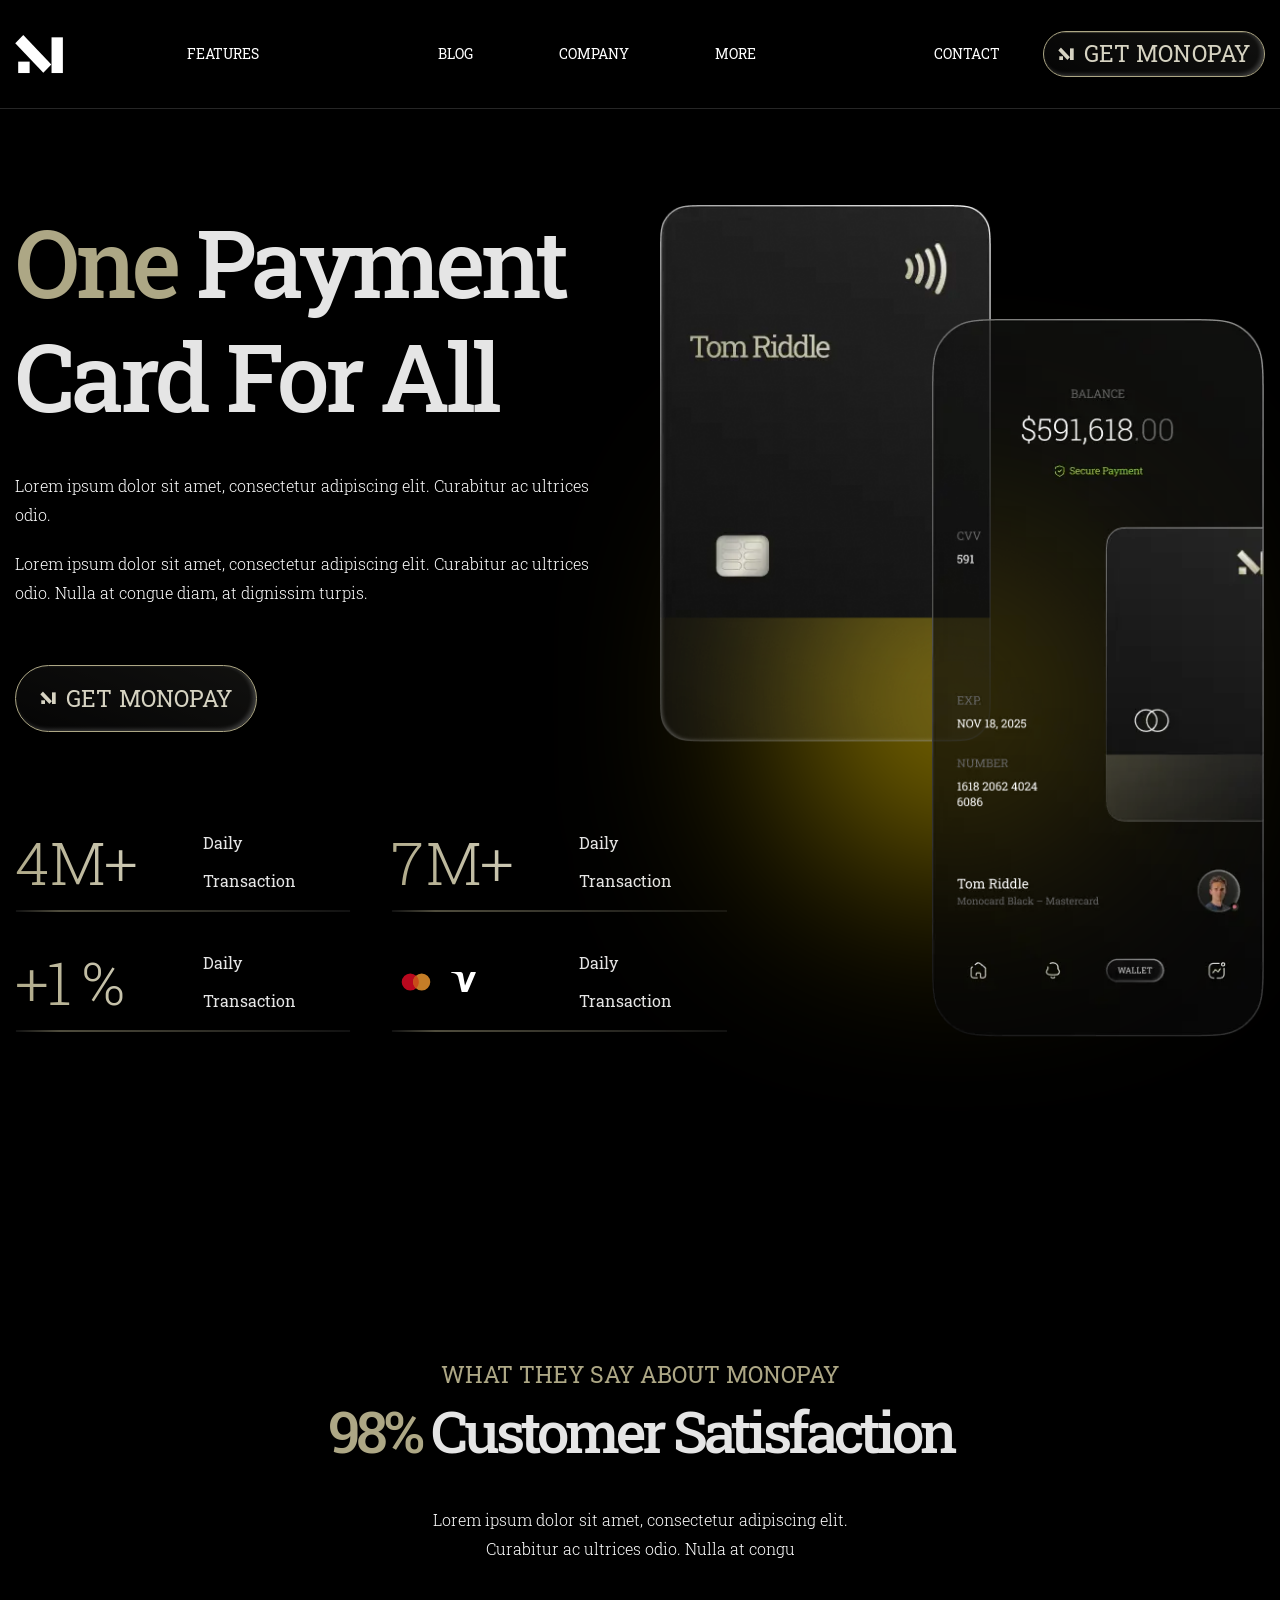
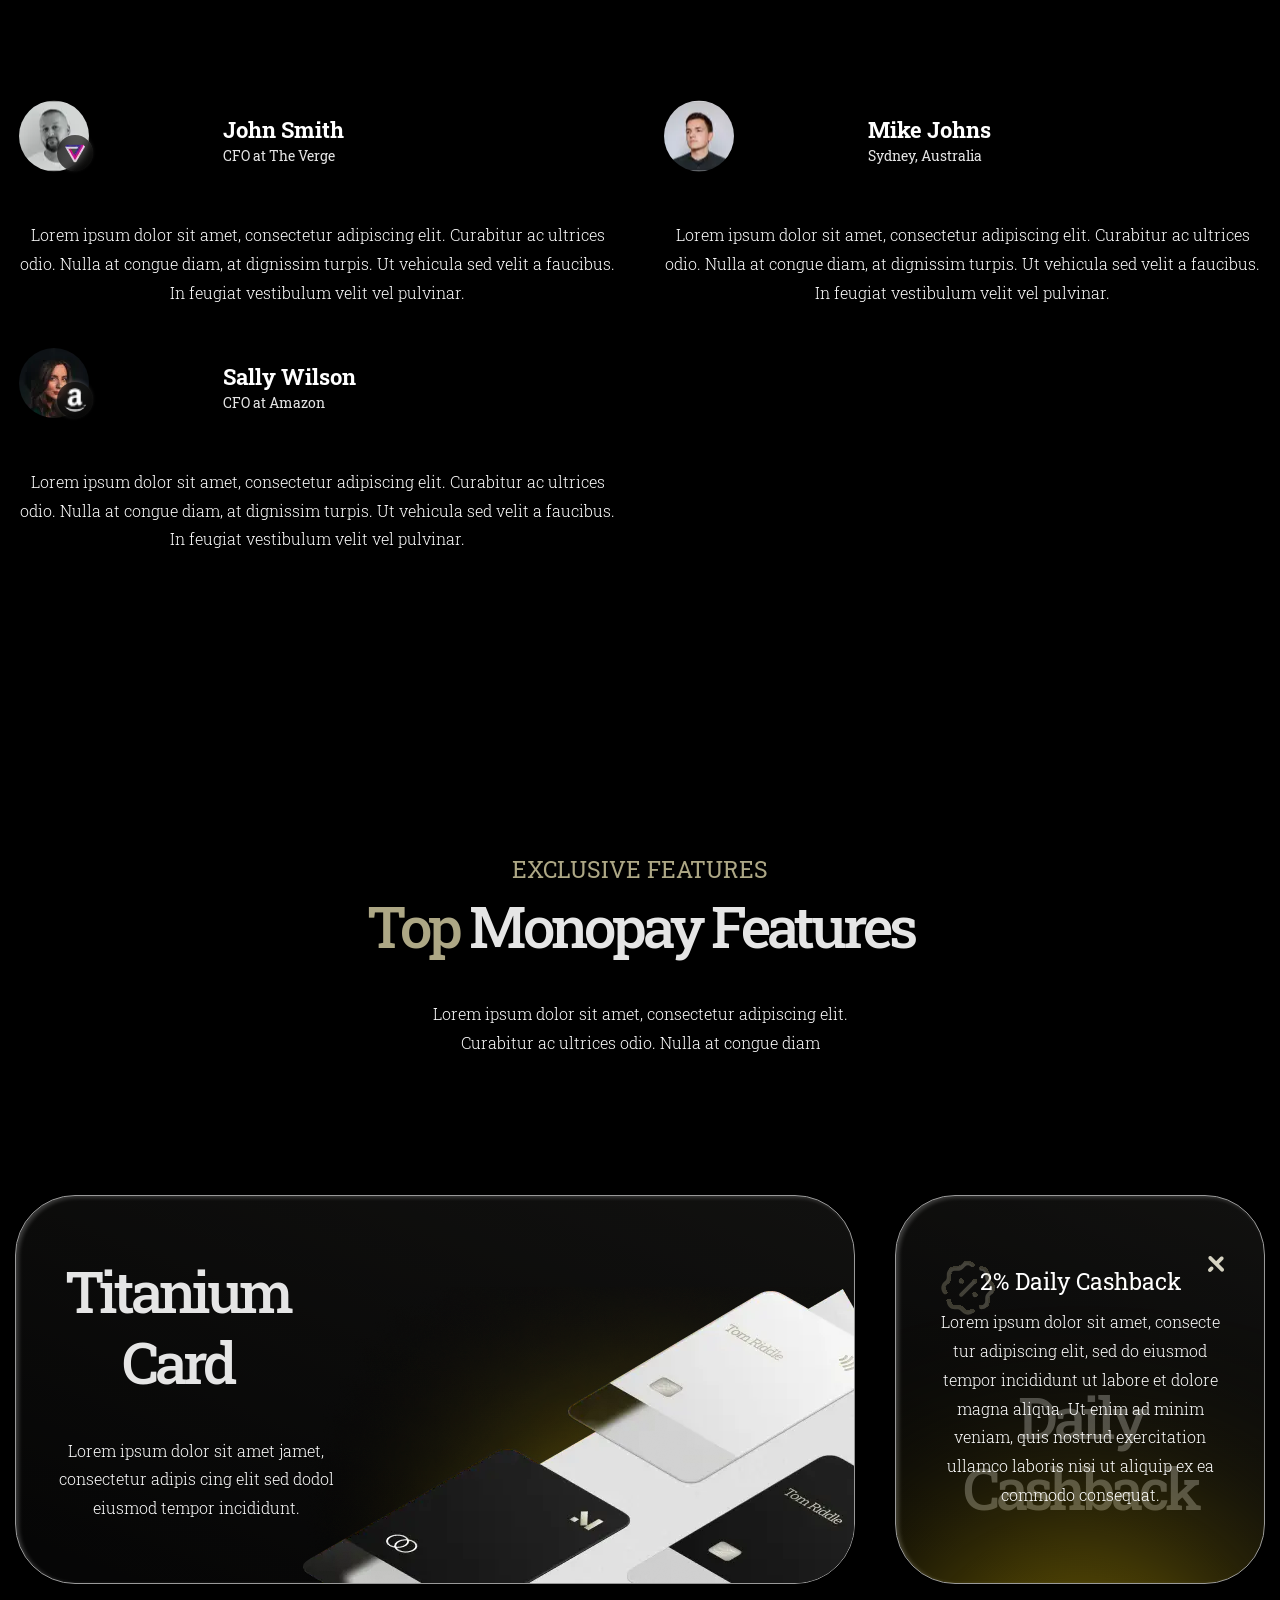
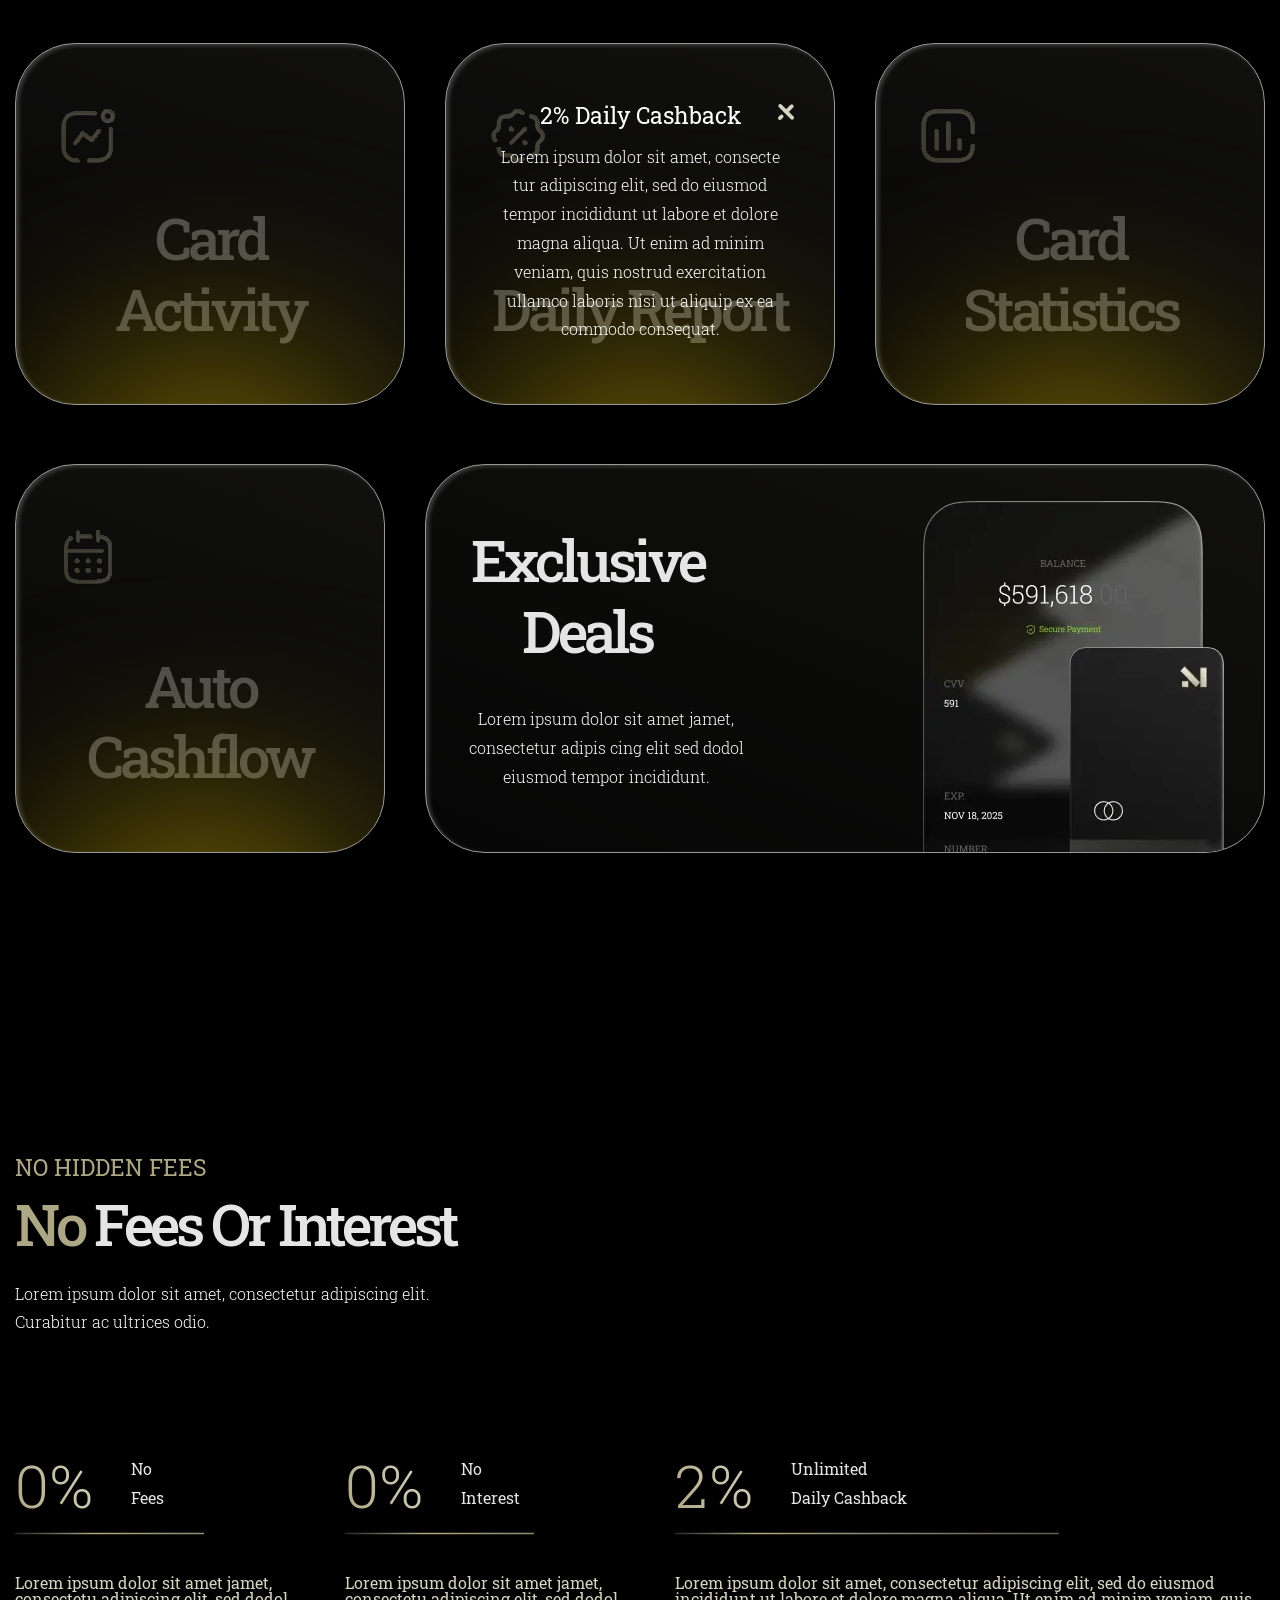
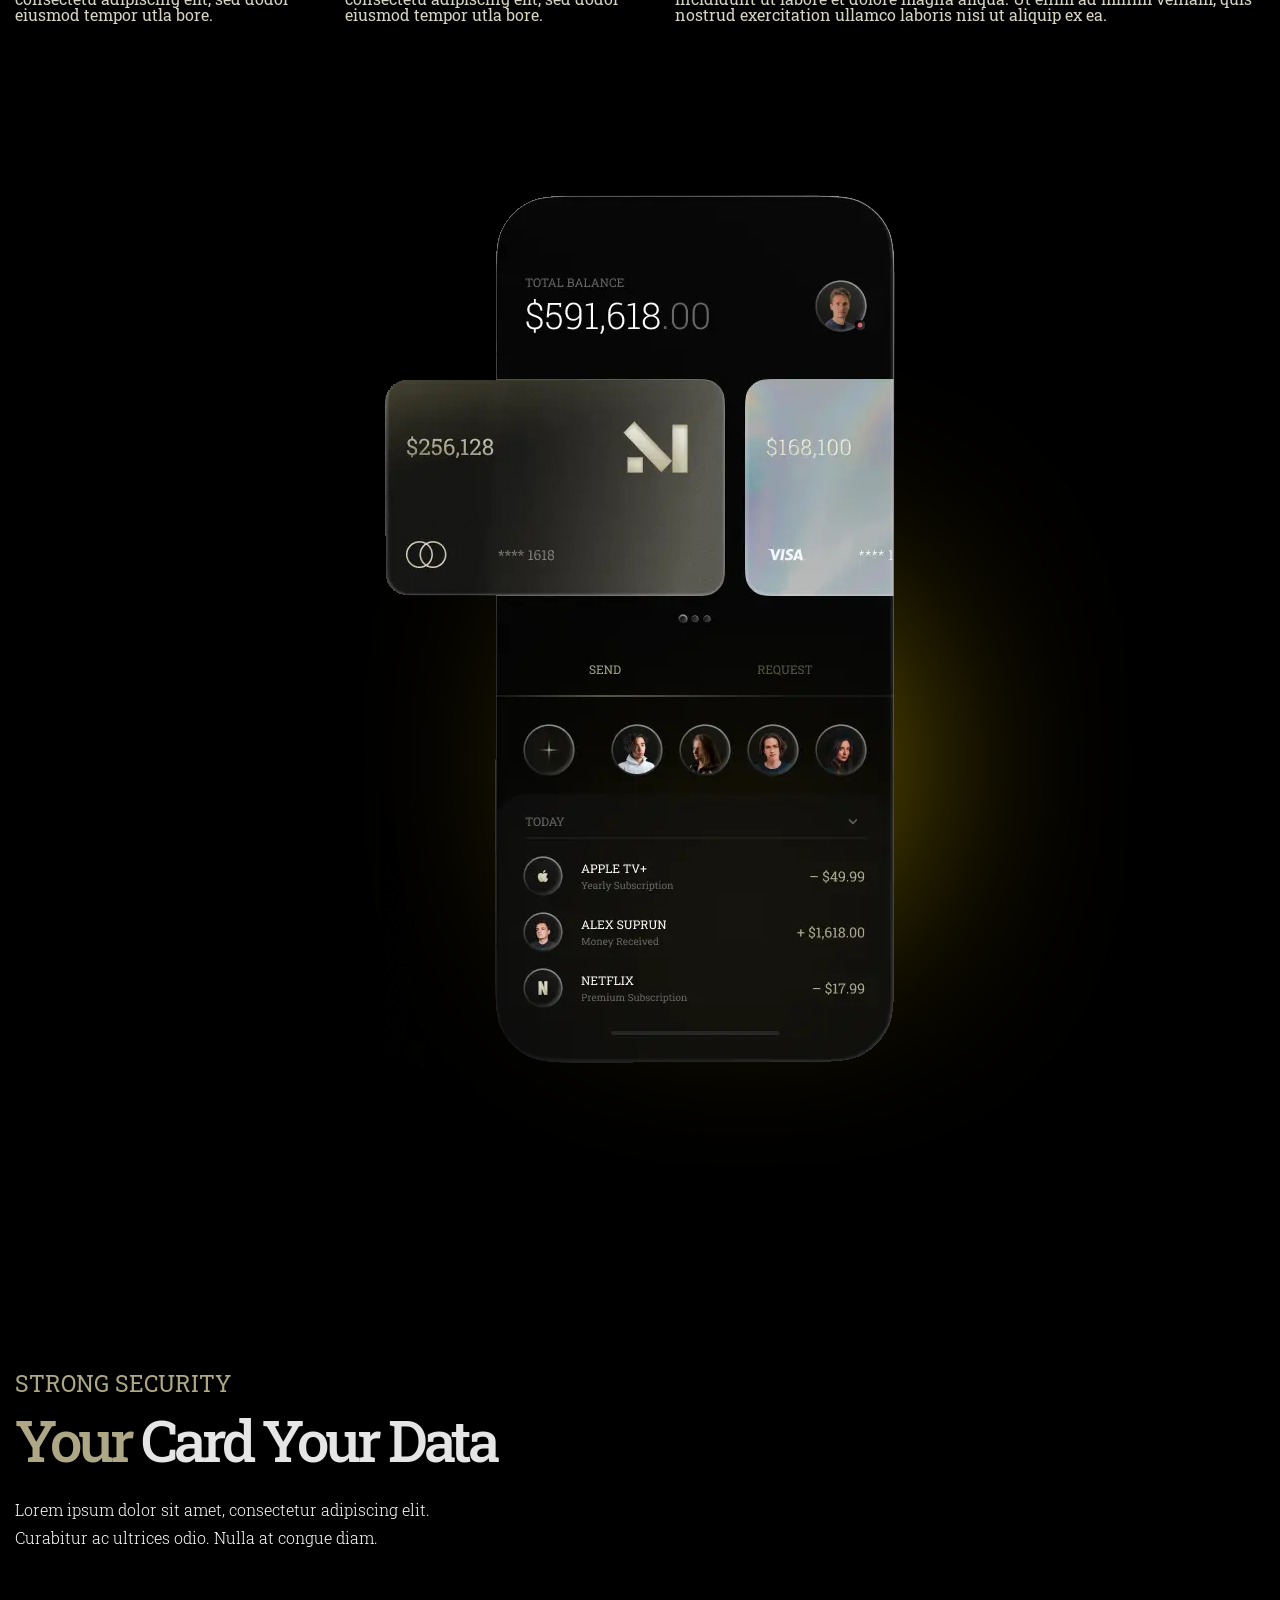
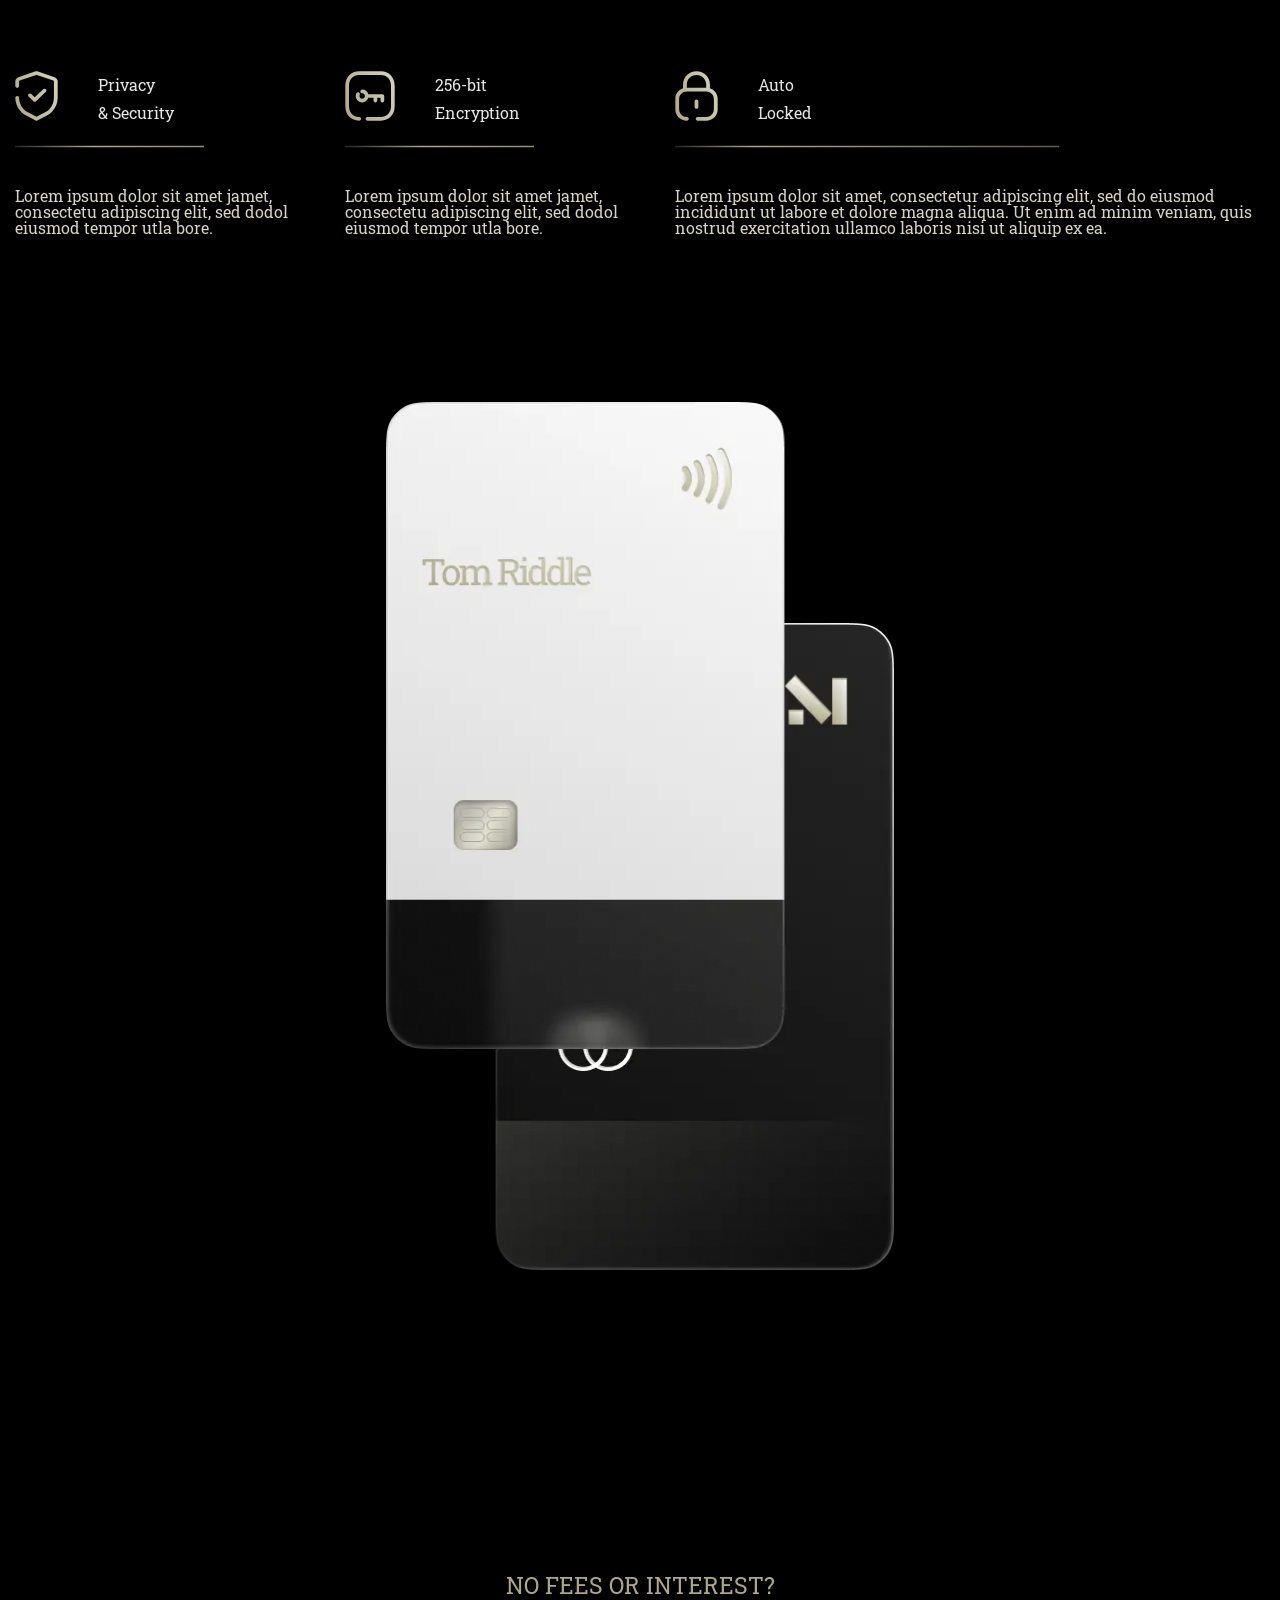
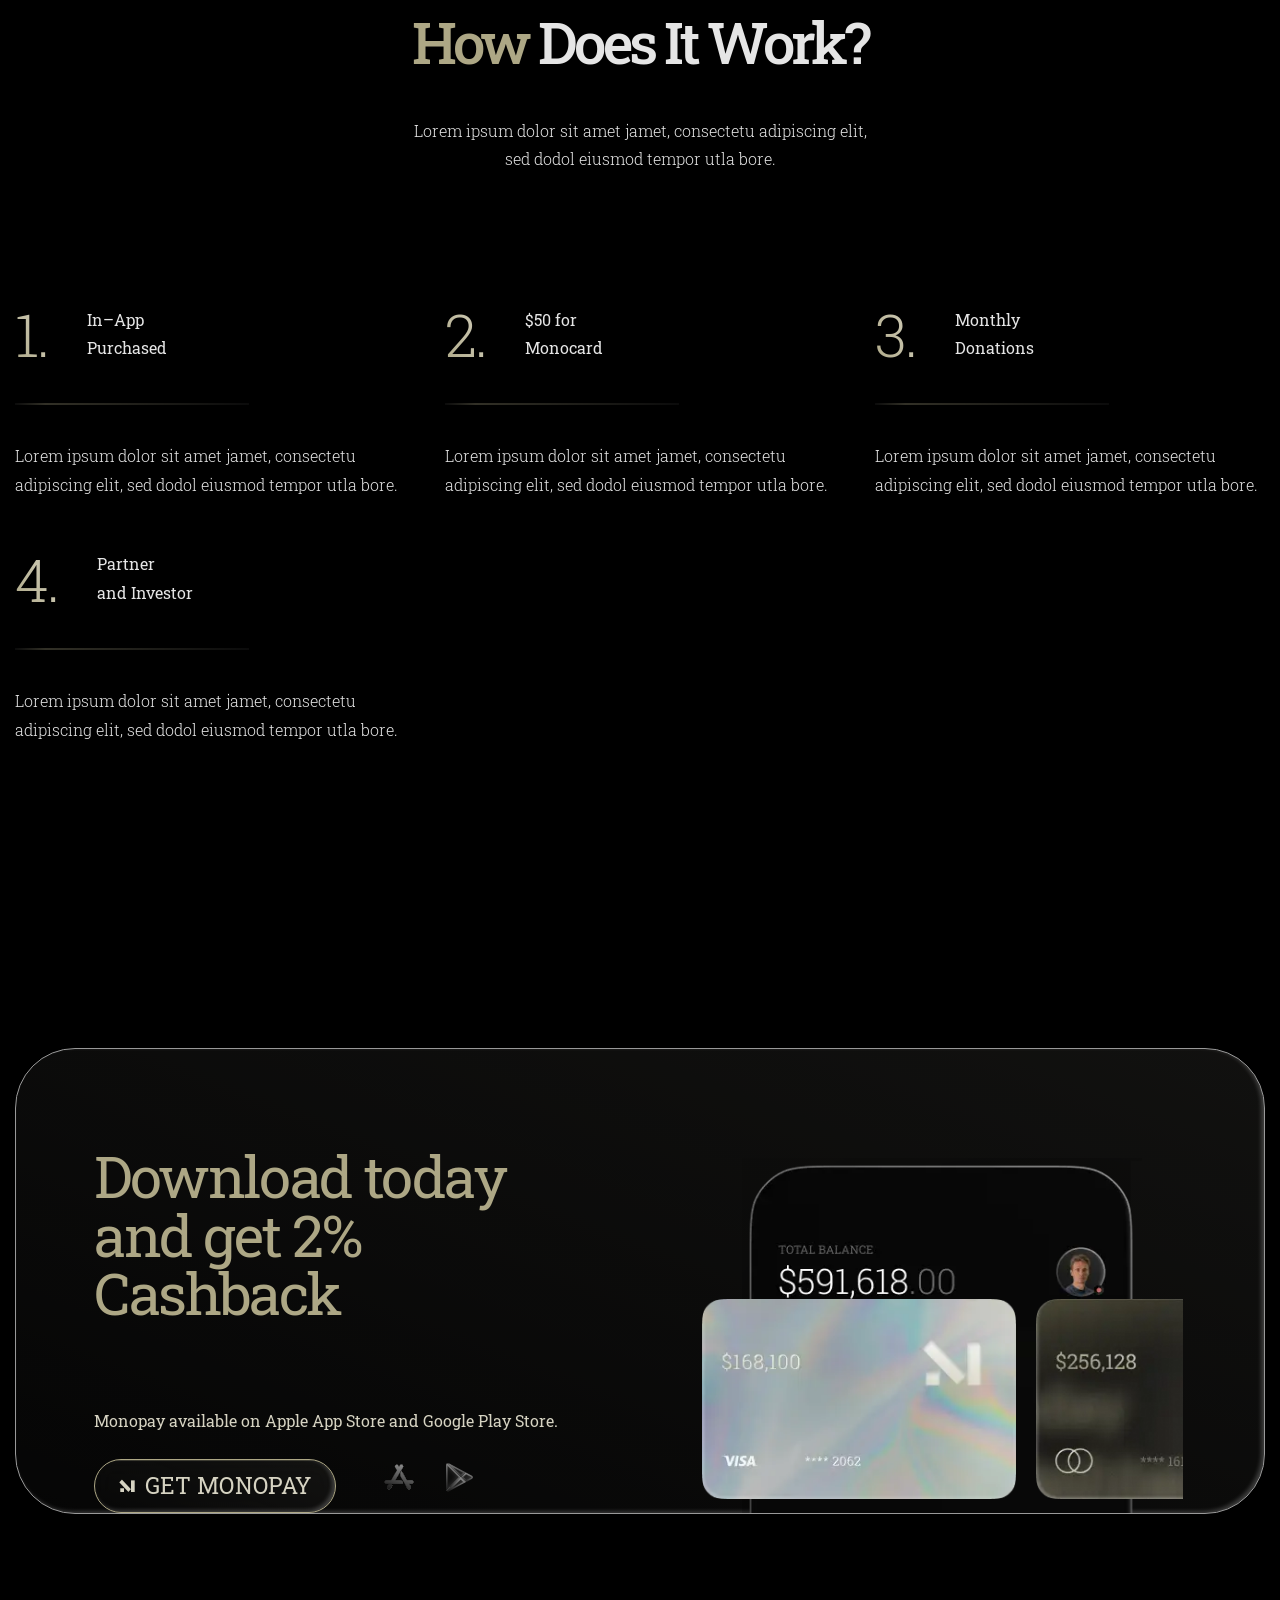
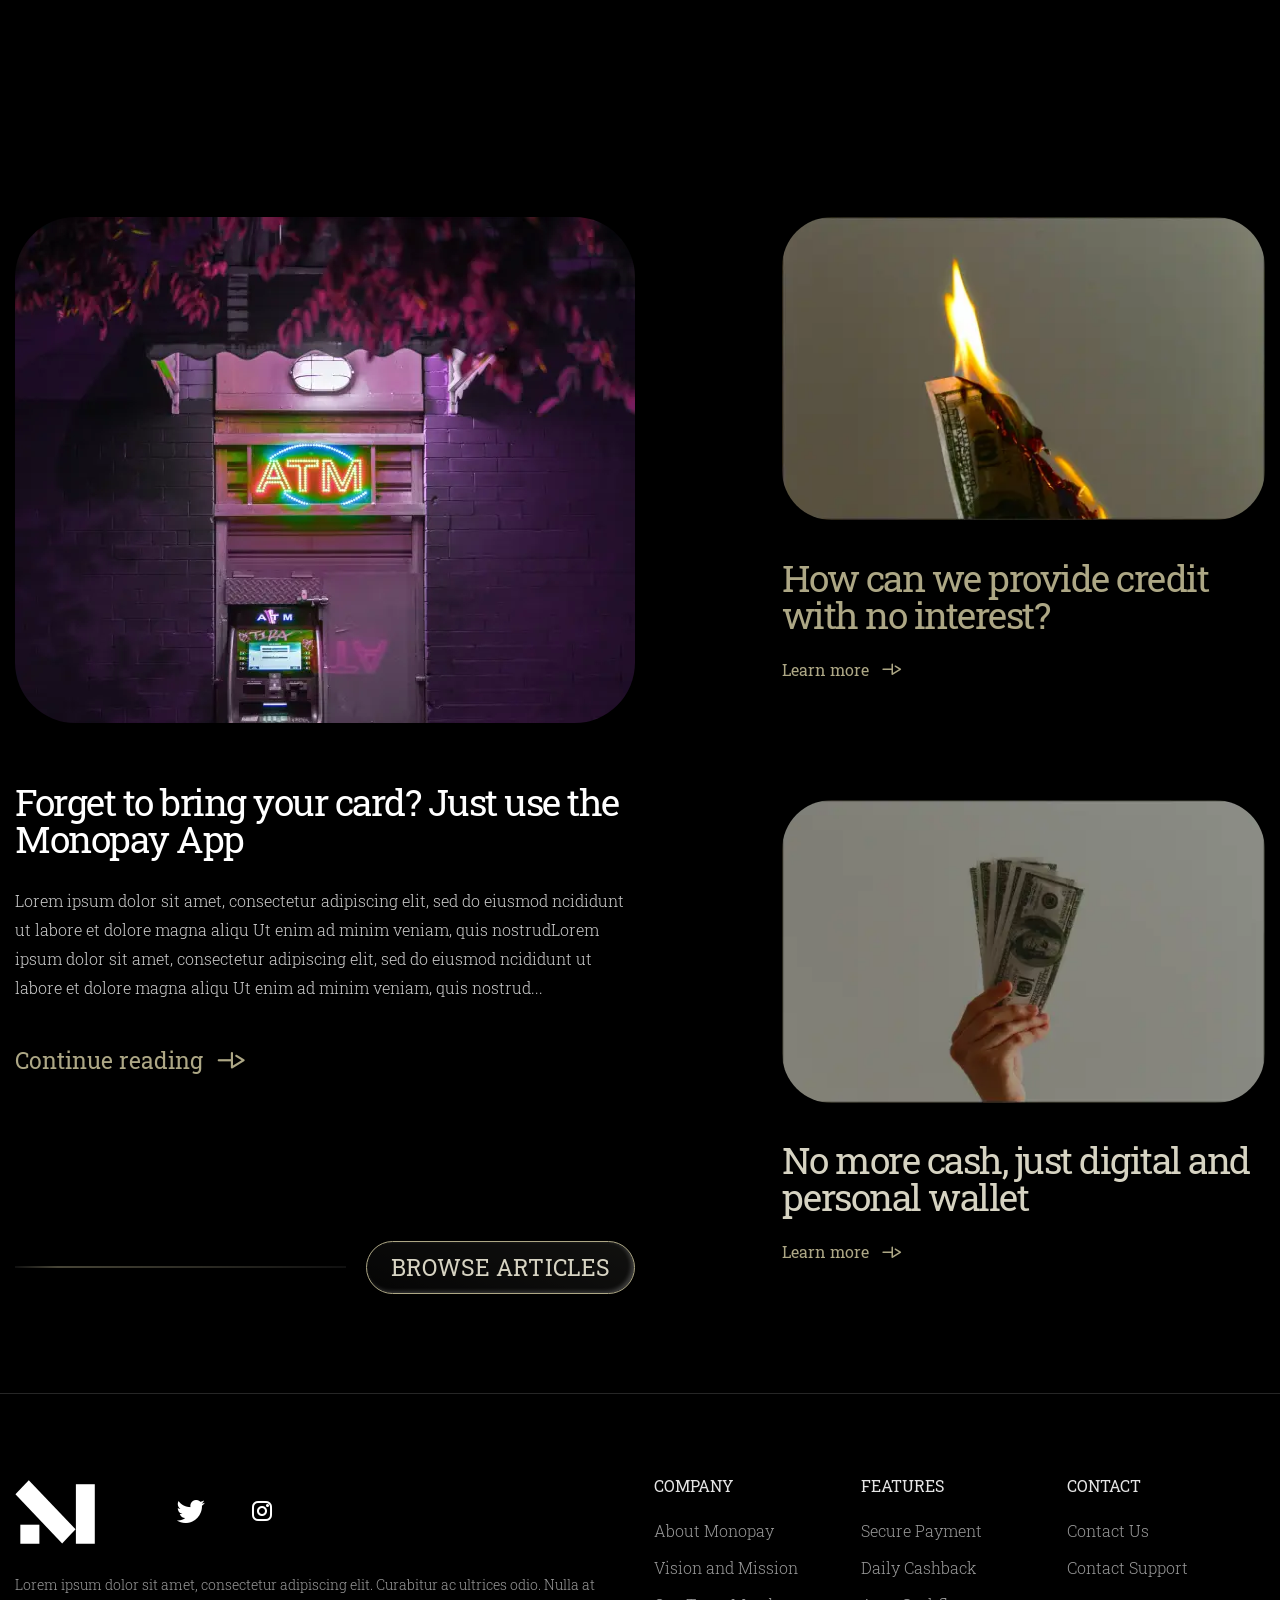
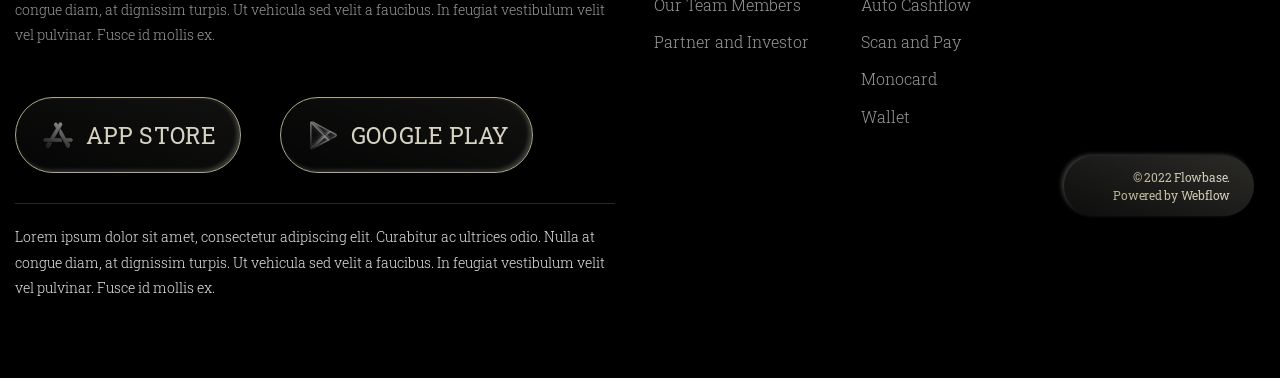
<file: index.html>
<!DOCTYPE html>
<html lang="en">

<head>
	<title>Features | Home</title>
	<meta charset="UTF-8">
	<meta name="format-detection" content="telephone=no">
	<!-- <style>body{opacity: 0;}</style> -->
	<link rel="stylesheet" href="css/style.min.css?_v=20250422214830">
	<link rel="shortcut icon" href="favicon.ico">
	<!-- <meta name="robots" content="noindex, nofollow"> -->
	<meta name="viewport" content="width=device-width, initial-scale=1.0">
</head>

<body>
	<div class="wrapper">
		<header data-scroll-show="300" class="header">
			<div class="header__container">
				<div class="header__logo-box">
					<a href="index.html"><img src="img/logo.svg" alt="logo" class="header__logo"></a>
				</div>
				<div class="header__menu menu">
					<nav class="menu__body">
						<ul class="menu__list">
							<li class="menu__item"><a href="index.html" class="menu__link">FEATURES</a></li>
							<li class="menu__item"><a href="blog.html" class="menu__link">BLOG</a></li>
							<li class="menu__item"><a href="about.html" class="menu__link">COMPANY</a></li>
							<li class="menu__item"><a href="" class="menu__link">MORE</a></li>
							<li class="menu__item"><a href="contact.html" class="menu__link">CONTACT</a></li>
						</ul>
					</nav>
				</div>
				<div class="header__action">
					<button class="header__button button _icon-logo-btn">GET MONOPAY</button>
					<button type="button" class="menu__icon icon-menu"><span></span></button>
				</div>

			</div>
		</header>
		<main class="page">
			<section id="hero" class="page__hero hero">
				<div class="hero__container">
					<div class="hero__body">
						<div class="hero__content content-hero">
							<h1 class="content-hero__title title title--big">
								<mark>One</mark> Payment
								Card for all
							</h1>
							<div class="content-hero__text text">
								<p>Lorem ipsum dolor sit amet, consectetur adipiscing elit. Curabitur ac ultrices odio.
								</p>
								<p>Lorem ipsum dolor sit amet, consectetur adipiscing elit. Curabitur ac ultrices odio.
									Nulla at congue diam, at dignissim turpis.</p>
							</div>
							<button class="content-hero__button button _icon-logo-btn">GET MONOPAY</button>
						</div>
						<div class="hero__count-info count-info">
							<ul data-watch class="count-info__items">
								<li class="count-info__item">
									<div class="count-info__count"><span data-digits-counter>5.9</span>M+</div>
									<h6 class="count-info__label"><span>Daily
											Transaction</span></h6>
								</li>


								<li class="count-info__item">
									<div class="count-info__count"><span data-digits-counter>8.9</span>M+</div>
									<h6 class="count-info__label"><span>Daily
											Transaction</span></h6>
								</li>


								<li class="count-info__item">
									<div class="count-info__count">+<span data-digits-counter>2</span>%</div>
									<h6 class="count-info__label"><span>Daily
											Transaction</span></h6>
								</li>

								<li class="count-info__item">
									<div class="count-info__count">
										<img src="img/icons/mastercard.svg" class="ibg--contain" alt="Image">
										<img src="img/icons/visa.svg" class="ibg--contain" alt="Image">
									</div>
									<h6 class="count-info__label"><span>Daily
											Transaction</span></h6>
								</li>
							</ul>
						</div>
						<div class="hero__images images-hero">
							<img class="images-hero__img images-hero__img--once ibg--contain" src="img/hero/Monocard.webp" alt="Image">
							<img class="images-hero__img images-hero__img--two ibg--contain" src="img/hero/App-Wallet.webp" alt="Image">
						</div>
					</div>
				</div>
			</section>
			<section id="reviews" class="page__reviews reviews">
				<div class="reviews__container">
					<h6 class="reviews__label label">WHAT THEY SAY ABOUT MONOPAY</h6>
					<h2 class="reviews__title title"><mark>98%</mark> Customer Satisfaction</h2>
					<div class="reviews__text text text--section">
						<p>Lorem ipsum dolor sit amet, consectetur adipiscing elit. Curabitur ac ultrices odio. Nulla at
							congu</p>
					</div>
					<ul class="reviews__items">
						<li class="reviews__item item-reviews">
							<div class="item-reviews__avatar avatar-reviews">
								<img src="img/reviews/avatar-01.webp" class="avatar-reviews__foto" alt="Image">
								<img src="img/reviews/the-verge-logo.webp" class="avatar-reviews__logo" alt="Image">
							</div>
							<div class="item-reviews__info info-reviews">
								<h4 class="info-reviews__name">John Smith</h4>
								<p class="info-reviews__position">CFO at The Verge</p>
							</div>
							<div class="item-reviews__text text">
								<p>Lorem ipsum dolor sit amet, consectetur adipiscing elit. Curabitur ac ultrices odio.
									Nulla at congue diam, at dignissim turpis. Ut vehicula sed velit a faucibus. In
									feugiat vestibulum velit vel pulvinar.</p>
							</div>
						</li>
						<li class="reviews__item item-reviews">
							<div class="item-reviews__avatar avatar-reviews">
								<img src="img/reviews/avatar-02.webp" class="avatar-reviews__foto" alt="Image">
							</div>
							<div class="item-reviews__info info-reviews">
								<h4 class="info-reviews__name">Mike Johns</h4>
								<p class="info-reviews__position">Sydney, Australia</p>
							</div>
							<div class="item-reviews__text text">
								<p>Lorem ipsum dolor sit amet, consectetur adipiscing elit. Curabitur ac ultrices odio.
									Nulla at congue diam, at dignissim turpis. Ut vehicula sed velit a faucibus. In
									feugiat vestibulum velit vel pulvinar.</p>
							</div>
						</li>
						<li class="reviews__item item-reviews">
							<div class="item-reviews__avatar avatar-reviews">
								<img src="img/reviews/avatar-03.webp" class="avatar-reviews__foto" alt="Image">
								<img src="img/reviews/amazon.webp" class="avatar-reviews__logo" alt="Image">
							</div>
							<div class="item-reviews__info info-reviews">
								<h4 class="info-reviews__name">Sally Wilson</h4>
								<p class="info-reviews__position">CFO at Amazon</p>
							</div>
							<div class="item-reviews__text text">
								<p>Lorem ipsum dolor sit amet, consectetur adipiscing elit. Curabitur ac ultrices odio.
									Nulla at congue diam, at dignissim turpis. Ut vehicula sed velit a faucibus. In
									feugiat vestibulum velit vel pulvinar.</p>
							</div>
						</li>

					</ul>
				</div>
			</section>
			<section id="exclusive" class="page__exclusive exclusive">
				<div class="exclusive__container">
					<h6 class="exclusive__label label">EXCLUSIVE FEATURES </h6>
					<h2 class="exclusive__title title"><mark>Top</mark> Monopay Features</h2>
					<div class="exclusive__text text text--section">
						<p>Lorem ipsum dolor sit amet, consectetur adipiscing elit. Curabitur ac ultrices odio. Nulla at
							congue diam</p>
					</div>
					<ul class="exclusive__list">
						<li class="exclusive__item item-exclusive item-exclusive--one">
							<img src="img/exclusive/01.webp" alt="" class="item-exclusive--one__bg">
							<h4 class="item-exclusive__title title">Titanium
								Card</h4>
							<div class="item-exclusive__text text">
								<p>Lorem ipsum dolor sit amet jamet, consectetur adipis cing elit sed dodol eiusmod
									tempor incididunt.</p>
							</div>
						</li>
						<li class="exclusive__item item-exclusive item-exclusive--two _icon-close">
							<div class="item-exclusive__blur blur-item">
								<img src="img/icons/discount.svg" class="blur-item__icon" alt="Image">
								<p class="blur-item__text title">Daily Cashback</p>
								<div class="blur-item__circle"></div>
							</div>
							<h4 class="item-exclusive__title-small title-small">2% Daily Cashback</h4>
							<div class="item-exclusive__text text">
								<p>Lorem ipsum dolor sit amet, consecte
									tur adipiscing elit, sed do eiusmod tempor incididunt ut labore et dolore magna
									aliqua. Ut enim ad minim veniam, quis nostrud exercitation ullamco laboris nisi ut
									aliquip ex ea commodo consequat.
								</p>
							</div>
						</li>
						<li class="exclusive__item item-exclusive item-exclusive--three ">
							<div class="item-exclusive__blur blur-item">
								<img src="img/icons/activity.svg" class="blur-item__icon" alt="Image">
								<p class="blur-item__text title">Card
									Activity</p>
								<div class="blur-item__circle"></div>
							</div>
						</li>

						<li class="exclusive__item item-exclusive item-exclusive--four _icon-close">
							<div class="item-exclusive__blur blur-item">
								<img src="img/icons/discount.svg" class="blur-item__icon" alt="Image">
								<p class="blur-item__text title">Daily Report</p>
								<div class="blur-item__circle"></div>
							</div>
							<h4 class="item-exclusive__title-small title-small">2% Daily Cashback</h4>
							<div class="item-exclusive__text text">
								<p>Lorem ipsum dolor sit amet, consecte
									tur adipiscing elit, sed do eiusmod tempor incididunt ut labore et dolore magna
									aliqua. Ut enim ad minim veniam, quis nostrud exercitation ullamco laboris nisi ut
									aliquip ex ea commodo consequat.
								</p>
							</div>
						</li>
						<li class="exclusive__item item-exclusive item-exclusive--five ">
							<div class="item-exclusive__blur blur-item">
								<img src="img/icons/chart.svg" class="blur-item__icon" alt="Image">
								<p class="blur-item__text title">Card
									Statistics</p>
								<div class="blur-item__circle"></div>
							</div>
						</li>
						<li class="exclusive__item item-exclusive item-exclusive--six ">
							<div class="item-exclusive__blur blur-item">
								<img src="img/icons/calendar.svg" class="blur-item__icon" alt="Image">
								<p class="blur-item__text title">Auto
									Cashflow</p>
								<div class="blur-item__circle"></div>
							</div>
						</li>
						<li class="exclusive__item item-exclusive item-exclusive--seven">
							<img src="img/exclusive/07.webp" alt="" class="item-exclusive--seven__bg">
							<h4 class="item-exclusive__title title">Exclusive
								Deals</h4>
							<div class="item-exclusive__text text">
								<p>Lorem ipsum dolor sit amet jamet, consectetur adipis cing elit sed dodol eiusmod
									tempor incididunt.</p>
							</div>
						</li>
					</ul>
			</section>
			<section id="cashflow" class="page__advantages advantages">
				<div class="advantages__container">
					<div class="advantages__content">
						<h6 class="advantages__label label">NO HIDDEN FEES</h6>
						<h2 class="advantages__title title"><mark>No</mark> fees or interest</h2>
						<div class="advantages__text text">
							<p>Lorem ipsum dolor sit amet, consectetur adipiscing elit. Curabitur ac ultrices odio.</p>
						</div>
						<div class="advantages__count-advantages count-advantages ">
							<ul data-watch class="count-advantages__items">
								<li class="count-advantages__item">
									<div class="count-advantages__shell-count">
										<div class="count-advantages__count"><span data-digits-counter>0</span>%</div>
										<h6 class="count-advantages__label"><span>No <br>
												Fees</span></h6>
									</div>
									<div class="count-advantages__text">
										<p>Lorem ipsum dolor sit amet jamet, consectetu adipiscing elit, sed dodol
											eiusmod
											tempor utla bore.</p>
									</div>
								</li>


								<li class="count-advantages__item">
									<div class="count-advantages__shell-count">
										<div class="count-advantages__count"><span data-digits-counter>0</span>%</div>
										<h6 class="count-advantages__label"><span>No <br>
												Interest</span></h6>
									</div>
									<div class="count-advantages__text">
										<p>Lorem ipsum dolor sit amet jamet, consectetu adipiscing elit, sed dodol
											eiusmod
											tempor utla bore.</p>
									</div>
								</li>


								<li class="count-advantages__item">
									<div class="count-advantages__shell-count">
										<div class="count-advantages__count"><span data-digits-counter>2</span>%</div>
										<h6 class="count-advantages__label"><span>Unlimited <br>
												Daily Cashback</span></h6>
									</div>
									<div class="count-advantages__text">
										<p>Lorem ipsum dolor sit amet, consectetur adipiscing elit, sed do eiusmod
											incididunt ut labore et dolore magna aliqua. Ut enim ad minim veniam, quis
											nostrud exercitation ullamco laboris nisi ut aliquip ex ea.</p>
									</div>
								</li>
							</ul>
						</div>
					</div>


					<div class="advantages__images advantages__images--decor">
						<img src="img/interest/interest.webp" alt="Image">
					</div>
				</div>
			</section>
			<section id="pay" class="page__advantages advantages advantages--reverse">
				<div class="advantages__container">
					<div class="advantages__content">
						<h6 class="advantages__label label">STRONG SECURITY</h6>
						<h2 class="advantages__title title"><mark>Your</mark> Card Your Data</h2>
						<div class="advantages__text text">
							<p>Lorem ipsum dolor sit amet, consectetur adipiscing elit. Curabitur ac ultrices odio.
								Nulla at congue diam.</p>
						</div>
						<div class="advantages__count-advantages count-advantages ">
							<ul data-watch class="count-advantages__items">
								<li class="count-advantages__item">
									<div class="count-advantages__shell-count">
										<div class="count-advantages__count"><img src="img/icons/shield-done.svg" class="ibg--contain" alt="Image"></div>
										<h6 class="count-advantages__label"><span>Privacy <br>
												& Security</span></h6>
									</div>
									<div class="count-advantages__text">
										<p>Lorem ipsum dolor sit amet jamet, consectetu adipiscing elit, sed dodol
											eiusmod
											tempor utla bore.</p>
									</div>
								</li>


								<li class="count-advantages__item">
									<div class="count-advantages__shell-count">
										<div class="count-advantages__count"><img src="img/icons/password.svg" class="ibg--contain" alt="Image"></div>
										<h6 class="count-advantages__label"><span>256-bit <br>
												Encryption</span></h6>
									</div>
									<div class="count-advantages__text">
										<p>Lorem ipsum dolor sit amet jamet, consectetu adipiscing elit, sed dodol
											eiusmod
											tempor utla bore.</p>
									</div>
								</li>


								<li class="count-advantages__item">
									<div class="count-advantages__shell-count">
										<div class="count-advantages__count"><img src="img/icons/lock.svg" class="ibg--contain" alt="Image"></div>
										<h6 class="count-advantages__label"><span>Auto <br>
												Locked</span></h6>
									</div>
									<div class="count-advantages__text">
										<p>Lorem ipsum dolor sit amet, consectetur adipiscing elit, sed do eiusmod
											incididunt ut labore et dolore magna aliqua. Ut enim ad minim veniam, quis
											nostrud exercitation ullamco laboris nisi ut aliquip ex ea.</p>
									</div>
								</li>
							</ul>
						</div>
					</div>


					<div class="advantages__images">
						<img src="img/your-card/your-card.webp" alt="Image">
					</div>
				</div>
			</section>
			<section id="work" class="page__work work">
				<div class="work__container">
					<h6 class="work__label label">NO FEES OR INTEREST?</h6>
					<h2 class="work__title title"><mark>How</mark> does it work?</h2>
					<div class="work__text text">
						<p>Lorem ipsum dolor sit amet jamet, consectetu adipiscing elit, sed dodol eiusmod tempor utla
							bore.</p>
					</div>
					<ul class="work__list">
						<li class="work__item item-work">
							<div class="item-work__title">
								<h6>In–App <br>
									Purchased</h6>
							</div>
							<div class="item-work__text">
								<p>Lorem ipsum dolor sit amet jamet, consectetu adipiscing elit, sed dodol eiusmod
									tempor utla bore.</p>
							</div>
						</li>
						<li class="work__item item-work">
							<div class="item-work__title">
								<h6>$50 for <br>
									Monocard</h6>
							</div>
							<div class="item-work__text">
								<p>Lorem ipsum dolor sit amet jamet, consectetu adipiscing elit, sed dodol eiusmod
									tempor utla bore.</p>
							</div>
						</li>
						<li class="work__item item-work">
							<div class="item-work__title">
								<h6>Monthly <br>

									Donations</h6>
							</div>
							<div class="item-work__text">
								<p>Lorem ipsum dolor sit amet jamet, consectetu adipiscing elit, sed dodol eiusmod
									tempor utla bore.</p>
							</div>
						</li>
						<li class="work__item item-work">
							<div class="item-work__title">
								<h6>Partner <br>
									and Investor</h6>
							</div>
							<div class="item-work__text">
								<p>Lorem ipsum dolor sit amet jamet, consectetu adipiscing elit, sed dodol eiusmod
									tempor utla bore.</p>
							</div>
						</li>
					</ul>
				</div>
			</section>
			<section id="cashback" class="page__cashback cashback">
				<div class="cashback__container">
					<div class="cashback__body">
						<div class="cashback__content">
							<h2 class="cashback__title">Download today
								and get 2% Cashback </h2>
							<div class="cashback__text">
								<p>Monopay available on Apple App Store and Google Play Store.</p>
							</div>
							<div class="cashback__action">
								<button class="cashback__button button _icon-logo-btn">GET MONOPAY</button>
								<a href="#" class="cashback__link-download"><img class="ibg--contain" src="img/icons/app_store.svg" alt="Image"></a>
								<a href="#" class="cashback__link-download"><img class="ibg--contain" src="img/icons/google_play.svg" alt="Image"></a>
							</div>
						</div>
						<div class="cashback__images">
							<img src="img/cashback/app-card.webp" alt="Bg" class="cashback__bg">
							<!-- Оболонка слайдера -->
							<div class="cashback__slider swiper">

								<!-- Частина слайдера, що рухається -->
								<div class="cashback__wrapper swiper-wrapper">
									<!-- Слайд -->
									<div class="cashback__slide swiper-slide">
										<img src="img/cashback/monocard-1.webp" alt="Image">
									</div>
									<div class="cashback__slide swiper-slide">
										<img src="img/cashback/monocard-2.webp" alt="Image">
									</div>
								</div>
								<!-- Якщо потрібна пагінація -->
								<div class="cashback-pagination swiper-pagination"></div>
							</div>
						</div>
					</div>
				</div>
			</section>
			<section id="forget" class="page__forget forget">
				<div class="forget__container">
					<div class="forget__body">
						<div class="forget__card card-forget">
							<article class="card-forget__body">
								<div class="card-forget__images">
									<img class="ibg" src="img/forget/01.webp" alt="Image">
								</div>
								<div class="card-forget__content">
									<h3 class="card-forget__title">Forget to bring your card? Just use the Monopay
										App
									</h3>
									<div class="card-forget__text">
										<p>Lorem ipsum dolor sit amet, consectetur adipiscing elit, sed do eiusmod
											ncididunt
											ut
											labore et dolore magna aliqu Ut enim ad minim veniam, quis nostrudLorem
											ipsum
											dolor
											sit amet, consectetur adipiscing elit, sed do eiusmod ncididunt ut labore et
											dolore
											magna aliqu Ut enim ad minim veniam, quis nostrud...</p>
									</div>
									<a href="#" class="card-forget__link link _icon-arrow-right">Continue reading</a>
								</div>

								<div class="card-forget__action">
									<span class="card-forget__line"></span>
									<button class="card-forget__button button">BROWSE ARTICLES</button>
								</div>
							</article>
						</div>
						<ul class="forget__items items-forget">
							<li class="items-forget__item item-forget">
								<div class="item-forget__images">
									<img class="ibg ibg--top" src="img/forget/02.webp" alt="Image">
								</div>
								<h3 class="item-forget__title item-forget__title--sage">How can we provide credit with no interest?</h3>
								<a href="#" class="item-forget__link link _icon-arrow-right">Learn more</a>
							</li>
							<li class="items-forget__item item-forget">
								<div class="item-forget__images">
									<img class="ibg ibg--top" src="img/forget/03.webp" alt="Image">
								</div>
								<h3 class="item-forget__title">No more cash, just digital and personal wallet</h3>
								<a href="#" class="item-forget__link link _icon-arrow-right">Learn more</a>
							</li>
						</ul>

					</div>
				</div>
			</section>
		</main>
		<footer class="footer">
			<div class="footer__container">
				<div class="footer__body">
					<div class="footer__column left-footer">
						<div class="left-footer__row">
							<img src="img/logo.svg" class="left-footer__logo" alt="Image">
							<a href="#" class="left-footer__social _icon-twitter"></a>
							<a href="#" class="left-footer__social _icon-instagram"></a>
						</div>
						<p class="left-footer__text">Lorem ipsum dolor sit amet, consectetur adipiscing elit. Curabitur ac
							ultrices odio. Nulla at congue diam, at dignissim turpis. Ut vehicula sed velit a faucibus. In
							feugiat vestibulum velit vel pulvinar. Fusce id mollis ex.
						</p>
						<div class="left-footer__download">
							<a href="#" class="left-footer__link button"><img src="img/icons/app_store.svg" alt="Image"><span>
									APP STORE</span></a>
							<a href="#" class="left-footer__link button"><img src="img/icons/google_play.svg" alt="Image"><span>GOOGLE PLAY</span></a>
						</div>
						<p class="left-footer__text left-footer__text--white">Lorem ipsum dolor sit amet, consectetur adipiscing
							elit. Curabitur ac
							ultrices odio. Nulla at congue diam, at dignissim turpis. Ut vehicula sed velit a faucibus. In
							feugiat vestibulum velit vel pulvinar. Fusce id mollis ex.
						</p>
					</div>
					<div class="footer__column right-footer">
						<div data-spollers="768.98,max" data-one-spoller class="right-footer__spollers spollers">
							<details class="spollers__item">
								<summary data-spoller-close class="spollers__title">COMPANY</summary>
								<div class="spollers__body">
									<ul class="spollers__list footer-menu">
										<li class="footer-menu__item"><a href="about.html#a-hero" class="footer-menu__link">About Monopay</a></li>
										<li class="footer-menu__item"><a href="about.html#a-mission-vision" class="footer-menu__link">Vision and Mission</a></li>
										<li class="footer-menu__item"><a href="about.html#a-founders" class="footer-menu__link">Our Team Members</a></li>
										<li class="footer-menu__item"><a href="about.html#a-source" class="footer-menu__link">Partner and Investor</a></li>
									</ul>
								</div>
							</details>
							<details class="spollers__item" style="display: none;">
								<summary data-spoller-close class="spollers__title">BLOG</summary>
								<div class="spollers__body">
									<ul class="spollers__list footer-menu">
										<li class="footer-menu__item"><a href="#" class="footer-menu__link">Monopay Savings</a></li>
										<li class="footer-menu__item"><a href="#" class="footer-menu__link">Cashless Makes Perfect</a></li>
										<li class="footer-menu__item"><a href="#" class="footer-menu__link">Monopay No Interest</a></li>
										<li class="footer-menu__item"><a href="#" class="footer-menu__link">Monopay Digital Wallet</a></li>
										<li class="footer-menu__item"><a href="#" class="footer-menu__link">About Monobank</a></li>
									</ul>
								</div>
							</details>
							<details class="spollers__item">
								<summary data-spoller-close class="spollers__title">FEATURES</summary>
								<div class="spollers__body">
									<ul class="spollers__list footer-menu">
										<li class="footer-menu__item"><a href="index.html#hero" class="footer-menu__link">Secure Payment</a></li>
										<li class="footer-menu__item"><a href="index.html#reviews" class="footer-menu__link">Daily Cashback</a></li>
										<li class="footer-menu__item"><a href="index.html#pay" class="footer-menu__link">Auto Cashflow</a></li>
										<li class="footer-menu__item"><a href="index.html#work" class="footer-menu__link">Scan and Pay</a></li>
										<li class="footer-menu__item"><a href="index.html#cashback" class="footer-menu__link">Monocard</a></li>
										<li class="footer-menu__item"><a href="index.html#forget" class="footer-menu__link">Wallet</a></li>
									</ul>
								</div>
							</details>
							<details class="spollers__item">
								<summary data-spoller-close class="spollers__title">CONTACT</summary>
								<div class="spollers__body">
									<ul class="spollers__list footer-menu">
										<li class="footer-menu__item"><a href="../contact.html#c-hero" class="footer-menu__link">Contact Us</a></li>
										<li class="footer-menu__item"><a href="../contact.html#c-feedback" class="footer-menu__link">Contact Support</a></li>
									</ul>
								</div>
							</details>
							<details data-spoller-close class="spollers__item" style="display: none;">
								<summary class="spollers__title">LEGAL</summary>
								<div class="spollers__body">
									<ul class="spollers__list footer-menu">
										<li class="footer-menu__item"><a href="#" class="footer-menu__link">Terms</a></li>
										<li class="footer-menu__item"><a href="#" class="footer-menu__link">Privacy</a></li>
									</ul>
								</div>
							</details>
							<div class="copi">
								<p>© 2022 Flowbase.
									Powered by Webflow</p>
							</div>
						</div>

					</div>
				</div>
			</div>
		</footer>
	</div>
	<script src="js/app.min.js?_v=20250422214830"></script>
</body>

</html>
</file>
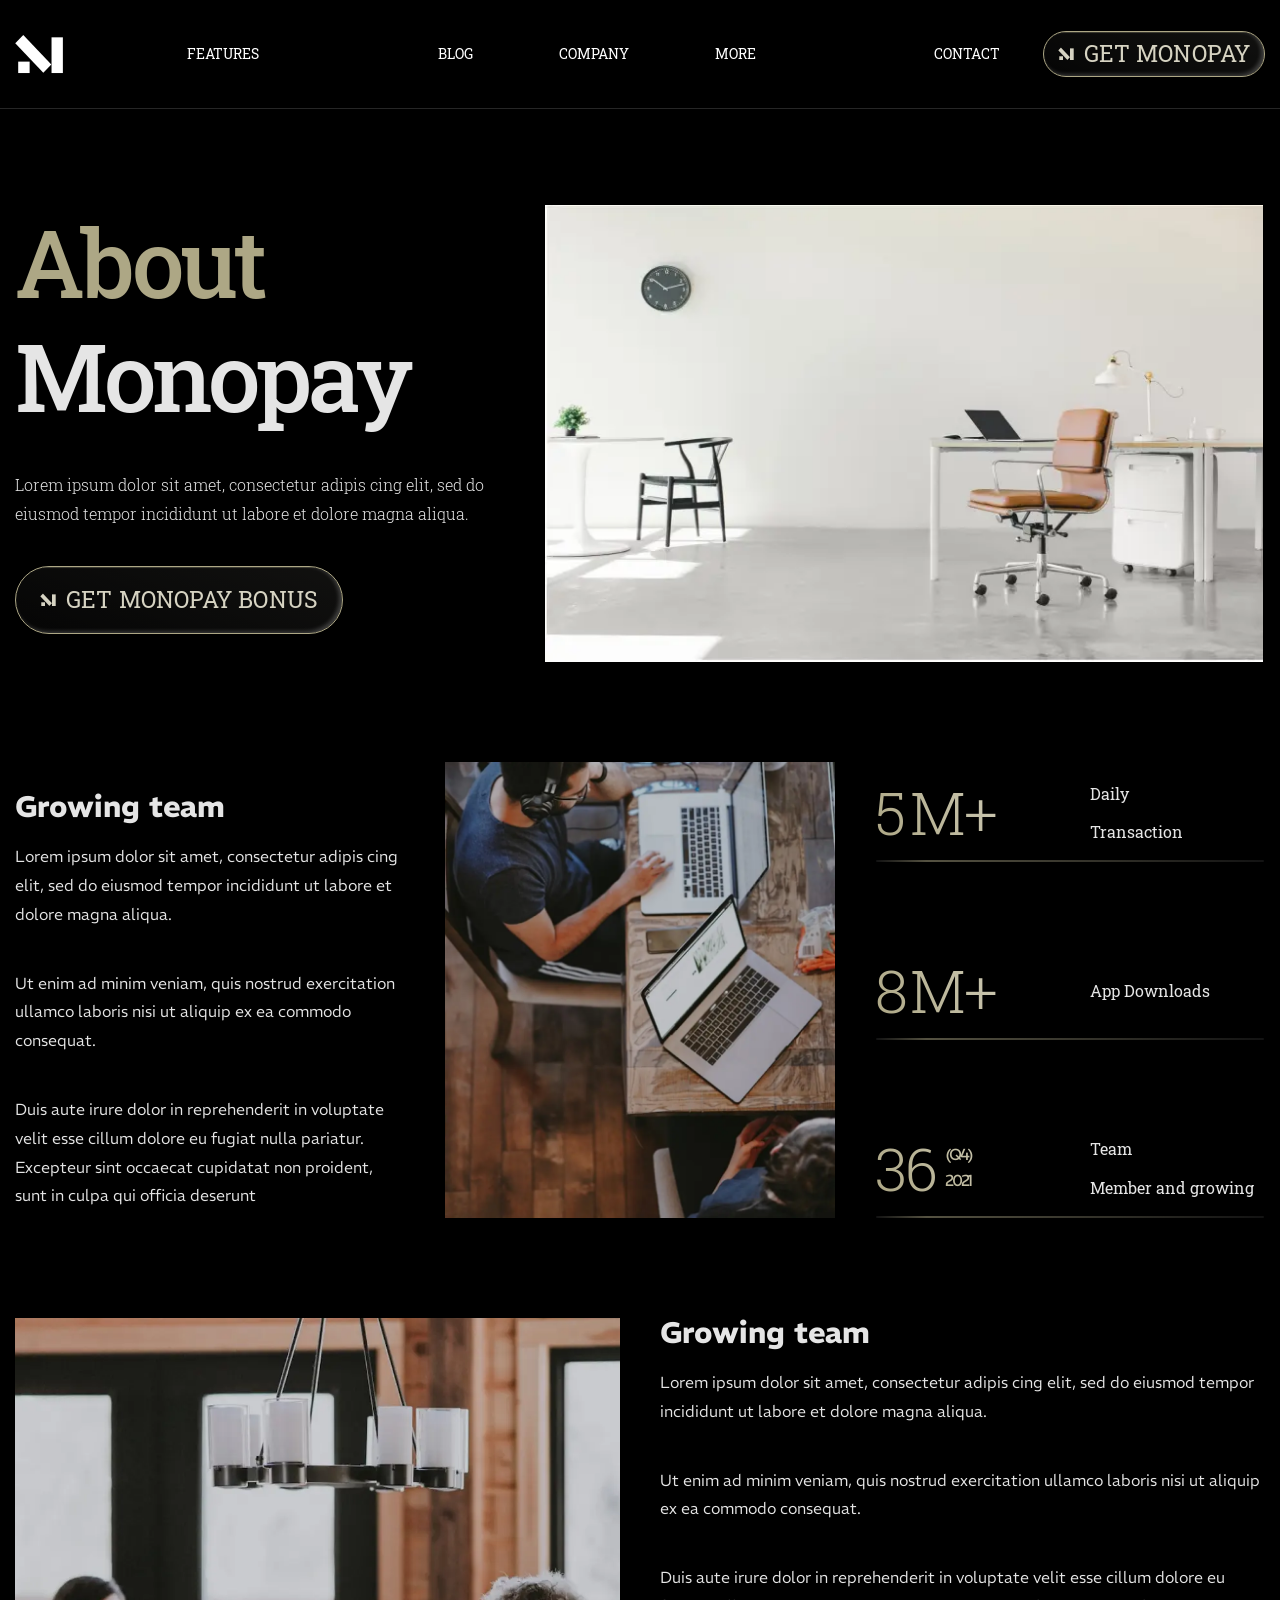
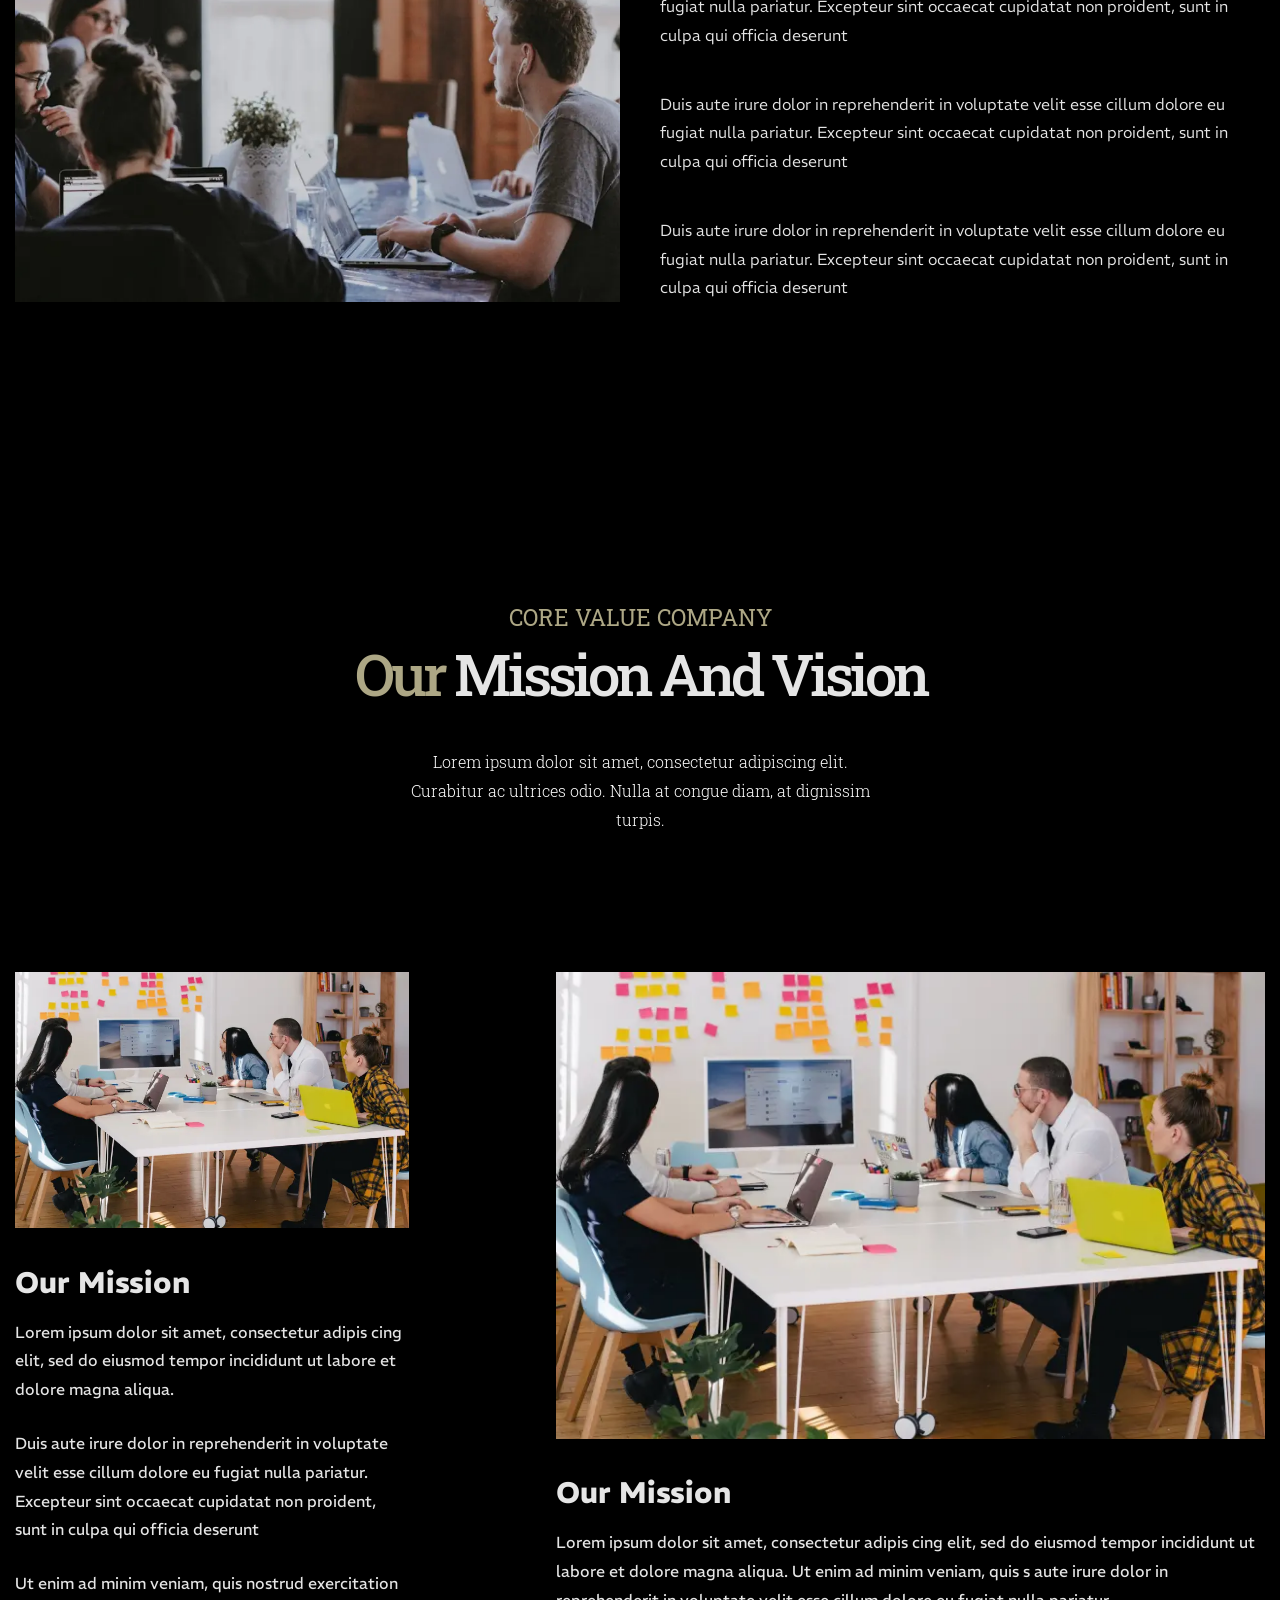
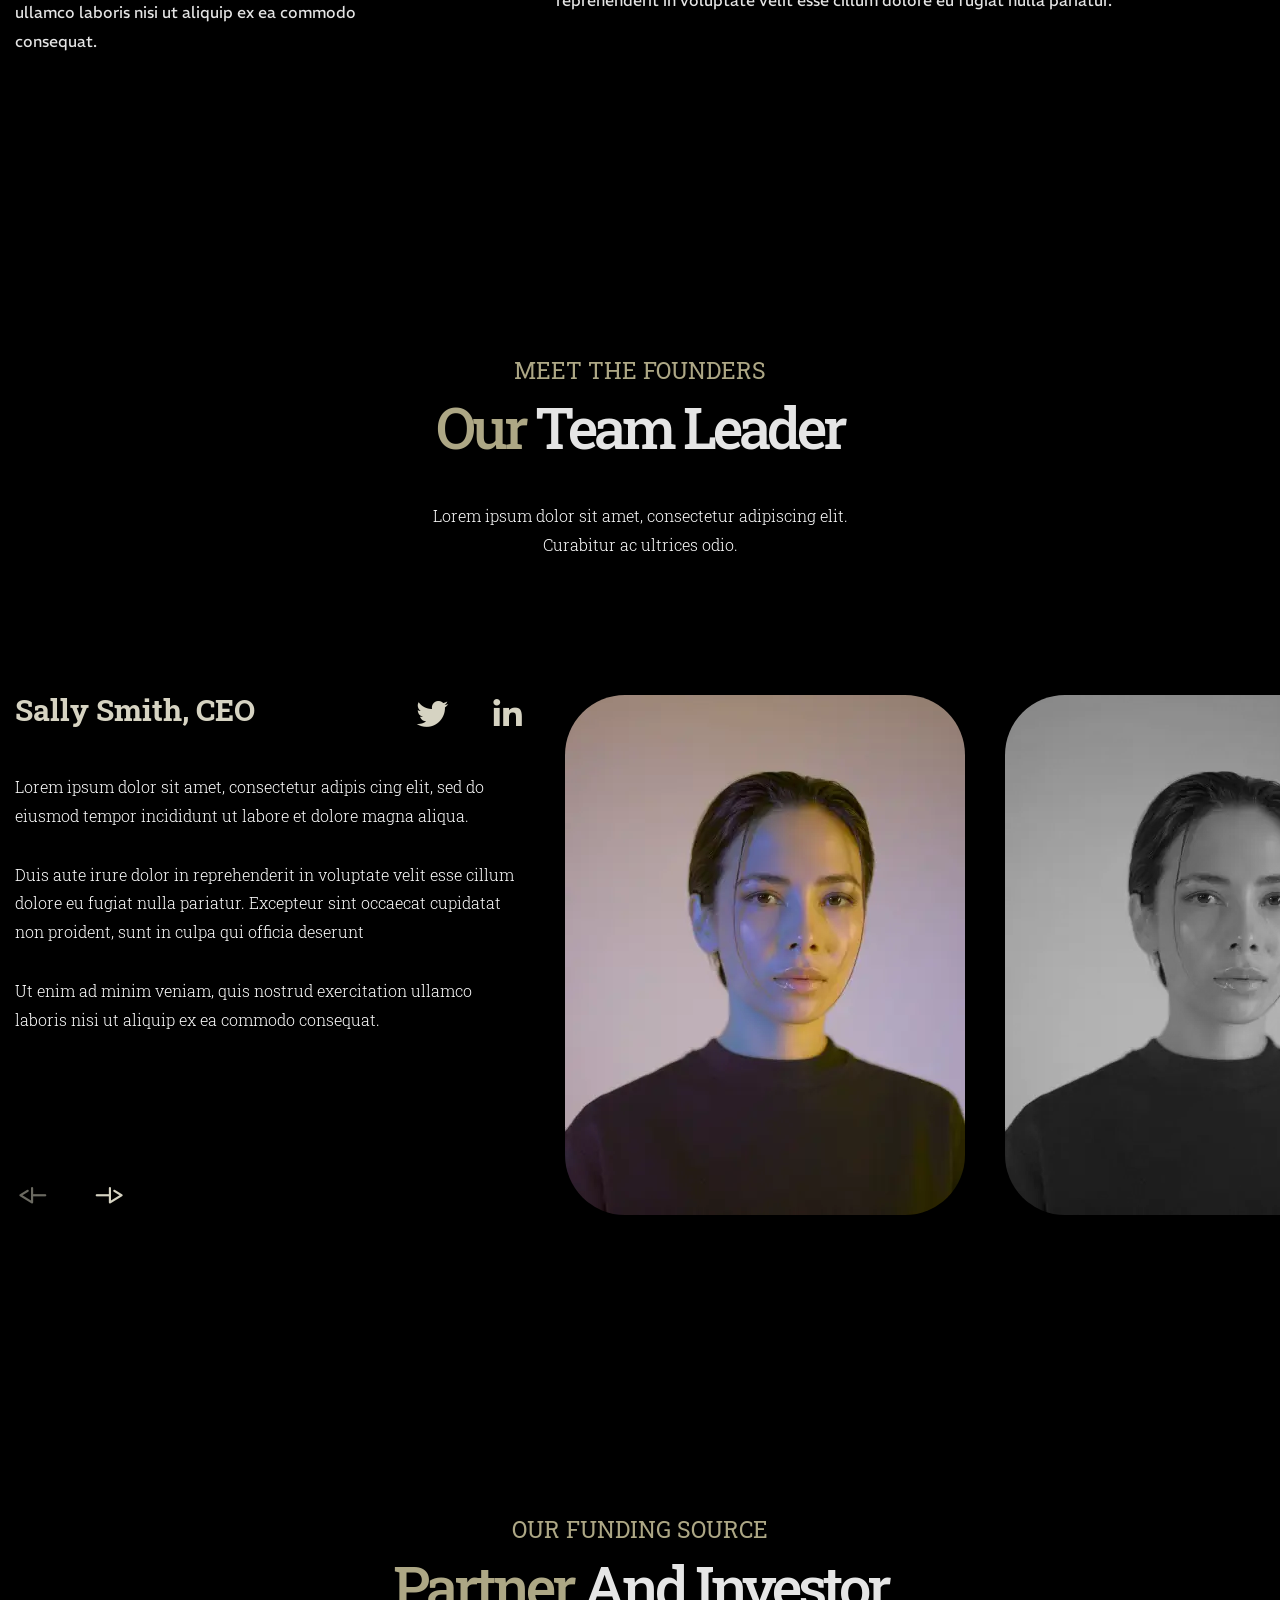
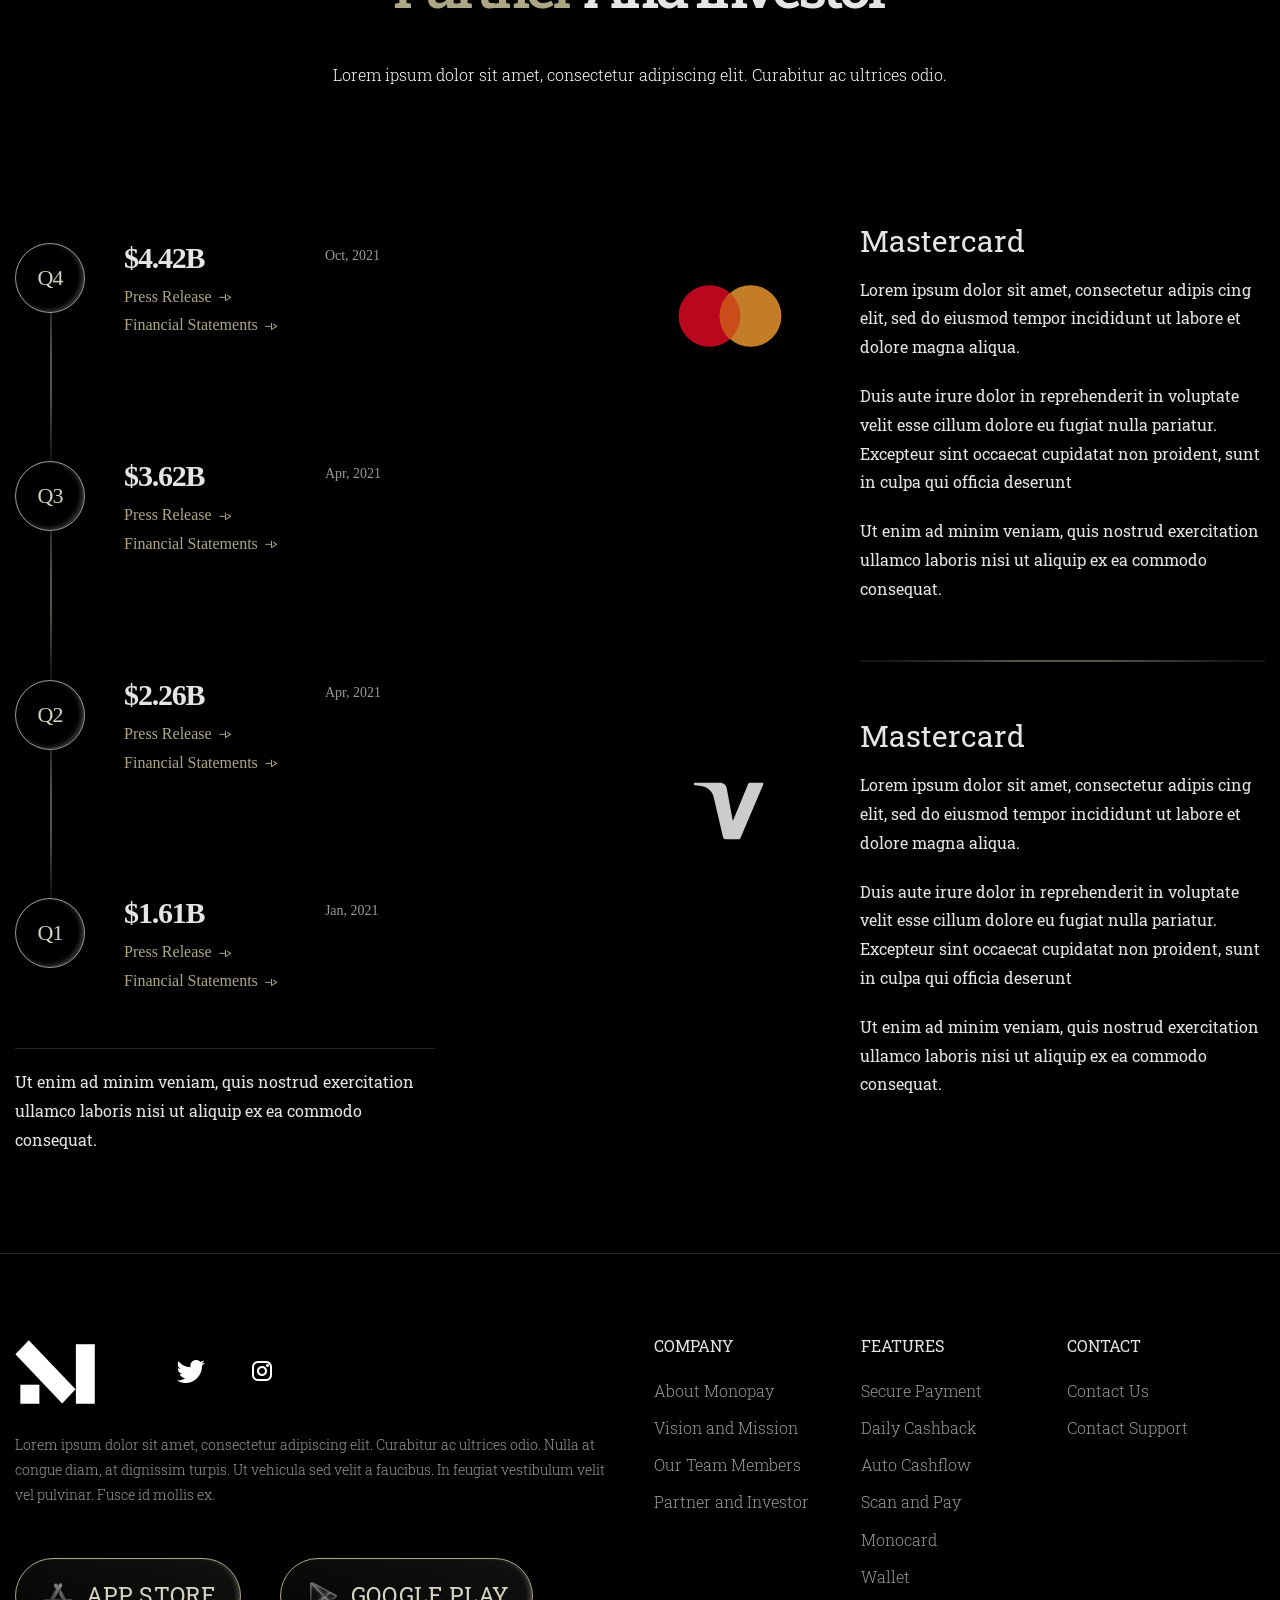
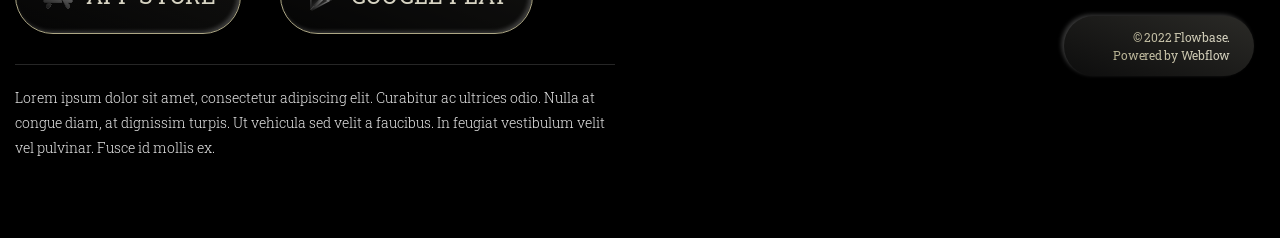
<file: about.html>
<!DOCTYPE html>
<html lang="en">

<head>
	<title>Features | ABOUT</title>
	<meta charset="UTF-8">
	<meta name="format-detection" content="telephone=no">
	<!-- <style>body{opacity: 0;}</style> -->
	<link rel="stylesheet" href="css/style.min.css?_v=20250422214830">
	<link rel="shortcut icon" href="favicon.ico">
	<!-- <meta name="robots" content="noindex, nofollow"> -->
	<meta name="viewport" content="width=device-width, initial-scale=1.0">
</head>

<body>
	<div class="wrapper">
		<header data-scroll-show="300" class="header">
			<div class="header__container">
				<div class="header__logo-box">
					<a href="index.html"><img src="img/logo.svg" alt="logo" class="header__logo"></a>
				</div>
				<div class="header__menu menu">
					<nav class="menu__body">
						<ul class="menu__list">
							<li class="menu__item"><a href="index.html" class="menu__link">FEATURES</a></li>
							<li class="menu__item"><a href="blog.html" class="menu__link">BLOG</a></li>
							<li class="menu__item"><a href="about.html" class="menu__link">COMPANY</a></li>
							<li class="menu__item"><a href="" class="menu__link">MORE</a></li>
							<li class="menu__item"><a href="contact.html" class="menu__link">CONTACT</a></li>
						</ul>
					</nav>
				</div>
				<div class="header__action">
					<button class="header__button button _icon-logo-btn">GET MONOPAY</button>
					<button type="button" class="menu__icon icon-menu"><span></span></button>
				</div>

			</div>
		</header>
		<main class="page">
			<section id="a-hero" class="page__a-hero a-hero">
				<div class="a-hero__container">
					<div class="a-hero__top top-a-hero">
						<div class="top-a-hero__content content-top-a-hero">
							<h1 class="content-top-a-hero__title title title--big">
								<mark>About</mark> Monopay
							</h1>
							<div class="content-top-a-hero__text text">
								<p>Lorem ipsum dolor sit amet, consectetur adipis
									cing elit, sed do eiusmod tempor incididunt ut labore et dolore magna aliqua.
								</p>
							</div>
							<button class="content-top-a-hero__button button _icon-logo-btn">GET MONOPAY BONUS</button>

						</div>
						<div class="top-a-hero__images images-top-a-hero">
							<img src="img/about/a-hero/01.webp" alt="Image">
						</div>
					</div>
					<div class="a-hero__center center-a-hero">
						<ul class="center-a-hero__items">
							<li class="center-a-hero__item item-center-a-hero">
								<h2 class="item-center-a-hero__title">Growing team</h2>
								<div class="item-center-a-hero__text">
									<p>Lorem ipsum dolor sit amet, consectetur adipis
										cing elit, sed do eiusmod tempor incididunt ut labore et dolore magna aliqua.
									</p>
									<p>Ut enim ad minim veniam, quis nostrud exercitation ullamco laboris nisi ut
										aliquip ex ea commodo consequat. </p>
									<P>
									<p>Duis aute irure dolor in reprehenderit in voluptate velit esse cillum dolore eu
										fugiat nulla pariatur. Excepteur sint occaecat cupidatat non proident, sunt in
										culpa qui officia deserunt</p>
								</div>
							</li>
							<li class="center-a-hero__item item-center-a-hero">
								<img src="img/about/a-hero/04.webp" alt="Images" class="item-center-a-hero__images">
							</li>
							<li class="center-a-hero__item item-center-a-hero">
								<div class="item-center-a-hero__count-info count-info">
									<ul data-watch class="count-info__items">
										<li class="count-info__item">
											<div class="count-info__count"><span data-digits-counter>5.9</span>M+</div>
											<h6 class="count-info__label"><span>Daily
													Transaction</span></h6>
										</li>


										<li class="count-info__item">
											<div class="count-info__count"><span data-digits-counter>8.9</span>M+</div>
											<h6 class="count-info__label"><span>App Downloads</span></h6>
										</li>


										<li class="count-info__item">
											<div class="count-info__count"><span data-digits-counter>36</span><span class="count-info__data">(Q4) <br>
													2021</span></div>


											<h6 class="count-info__label"><span>Team
													Member and growing</span></h6>
										</li>
									</ul>
								</div>
							</li>
						</ul>
					</div>
					<div class="a-hero__bottom bottom-a-hero">
						<ul class="bottom-a-hero__items">
							<li class="bottom-a-hero__item item-bottom-a-hero">
								<img src="img/about/a-hero/05.webp" alt="Images" class="item-bottom-a-hero__images">
							</li>
							<li class="bottom-a-hero__item item-bottom-a-hero">
								<h2 class="item-bottom-a-hero__title">Growing team</h2>
								<div class="item-bottom-a-hero__text">
									<p>Lorem ipsum dolor sit amet, consectetur adipis
										cing elit, sed do eiusmod tempor incididunt ut labore et dolore magna aliqua.
									</p>
									<p>Ut enim ad minim veniam, quis nostrud exercitation ullamco laboris nisi ut
										aliquip ex ea commodo consequat. </p>
									<P>
									<p>Duis aute irure dolor in reprehenderit in voluptate velit esse cillum dolore eu
										fugiat nulla pariatur. Excepteur sint occaecat cupidatat non proident, sunt in
										culpa qui officia deserunt</p>
									<p>Duis aute irure dolor in reprehenderit in voluptate velit esse cillum dolore eu
										fugiat nulla pariatur. Excepteur sint occaecat cupidatat non proident, sunt in
										culpa qui officia deserunt</p>
									<p>Duis aute irure dolor in reprehenderit in voluptate velit esse cillum dolore eu
										fugiat nulla pariatur. Excepteur sint occaecat cupidatat non proident, sunt in
										culpa qui officia deserunt</p>

								</div>
							</li>


						</ul>
					</div>
				</div>
			</section>
			<section id="a-mission-vision" class="page__a-mission-vision a-mission-vision">
				<div class="a-mission-vision__container">
					<h6 class="a-mission-vision__label label">CORE VALUE COMPANY</h6>
					<h2 class="a-mission-vision__title title"><mark> Our </mark>Mission and Vision</h2>
					<div class="a-mission-vision__text text text--section">
						<p>Lorem ipsum dolor sit amet, consectetur adipiscing elit. Curabitur ac ultrices odio. Nulla at
							congue diam, at dignissim turpis. </p>
					</div>
					<div class="a-mission-vision__content content-a-mission-vision">
						<div class="content-a-mission-vision__side-content">
							<img src="img/about/a-mission-vision/01.webp" alt="mission-vision" class="content-a-mission-vision__images">
							<h2 class="content-a-mission-vision__title">Our Mission</h2>
							<div class="content-a-mission-vision__text">
								<p>Lorem ipsum dolor sit amet, consectetur adipis
									cing elit, sed do eiusmod tempor incididunt ut labore et dolore magna aliqua.</p>
								<p>Duis aute irure dolor in reprehenderit in voluptate velit esse cillum dolore eu
									fugiat nulla pariatur. Excepteur sint occaecat cupidatat non proident, sunt in culpa
									qui officia deserunt</p>
								<p>Ut enim ad minim veniam, quis nostrud exercitation ullamco laboris nisi ut aliquip ex
									ea commodo consequat. </p>
							</div>
						</div>
						<div class="content-a-mission-vision__content">
							<img src="img/about/a-mission-vision/01.webp" alt="mission-vision" class="content-a-mission-vision__images">
							<h2 class="content-a-mission-vision__title">Our Mission</h2>
							<div class="content-a-mission-vision__text">
								<p>Lorem ipsum dolor sit amet, consectetur adipis cing elit, sed do eiusmod tempor
									incididunt ut labore et dolore magna aliqua. Ut enim ad minim veniam, quis s aute
									irure dolor in reprehenderit in voluptate velit esse cillum dolore eu fugiat nulla
									pariatur.</p>

							</div>
						</div>
					</div>
				</div>
			</section>
			<section id="a-founders" class="page__a-founders a-founders">
				<div class=" a-founders__container">
					<h6 class="a-founders__label label">MEET THE FOUNDERS</h6>
					<h2 class="a-founders__title title"><mark>Our</mark> Team Leader</h2>
					<div class="a-founders__text text text--section">
						<p>Lorem ipsum dolor sit amet, consectetur adipiscing elit. Curabitur ac ultrices odio. </p>
					</div>
					<div class="a-founders__content">

						<div class="a-founders__slider-text swiper">

							<div class="a-founders__wrapper swiper-wrapper">

								<div class="a-founders__slide swiper-slide slide-a-founders">
									<div class="slide-a-founders__title">
										<h3 class="slide-a-founders__name">Sally Smith, CEO</h3>
										<div class="slide-a-founders__social"><a aria-label="twitter" class="slide-a-founders__link _icon-twitter" href="#">
											</a>
											<a aria-label="linkedin" class="slide-a-founders__link _icon-linkedin" href="#">
											</a>
										</div>
									</div>
									<div class="slide-a-founders__content">
										<div class="slide-a-founders__text text">
											<p>Lorem ipsum dolor sit amet, consectetur adipis cing elit, sed do eiusmod
												tempor incididunt ut labore et dolore magna aliqua.</p>
											<p>Duis aute irure dolor in reprehenderit in voluptate velit esse cillum
												dolore eu fugiat nulla pariatur. Excepteur sint occaecat cupidatat non
												proident, sunt in culpa qui officia deserunt</p>
											<p>Ut enim ad minim veniam, quis nostrud exercitation ullamco laboris nisi
												ut aliquip ex ea commodo consequat. </p>
										</div>
									</div>
								</div>
								<div class="a-founders__slide swiper-slide slide-a-founders">
									<div class="slide-a-founders__title">
										<h3 class="slide-a-founders__name">Sally Smith, CEO</h3>
										<a aria-label="twitter" class="slide-a-founders__link _icon-twitter" href="#">
										</a>
										<a aria-label="linkedin" class="slide-a-founders__link _icon-linkedin" href="#">
										</a>
									</div>
									<div class="slide-a-founders__content">
										<div class="slide-a-founders__text text">
											<p>Lorem ipsum dolor sit amet, consectetur adipis cing elit, sed do eiusmod
												tempor incididunt ut labore et dolore magna aliqua.</p>
											<p>Duis aute irure dolor in reprehenderit in voluptate velit esse cillum
												dolore eu fugiat nulla pariatur. Excepteur sint occaecat cupidatat non
												proident, sunt in culpa qui officia deserunt</p>
											<p>Ut enim ad minim veniam, quis nostrud exercitation ullamco laboris nisi
												ut aliquip ex ea commodo consequat. </p>
										</div>
									</div>
								</div>
								<div class="a-founders__slide swiper-slide slide-a-founders">
									<div class="slide-a-founders__title">
										<h3 class="slide-a-founders__name">Sally Smith, CEO</h3>
										<a aria-label="twitter" class="slide-a-founders__link _icon-twitter" href="#">
										</a>
										<a aria-label="linkedin" class="slide-a-founders__link _icon-linkedin" href="#">
										</a>
									</div>
									<div class="slide-a-founders__content">
										<div class="slide-a-founders__text text">
											<p>Lorem ipsum dolor sit amet, consectetur adipis cing elit, sed do eiusmod
												tempor incididunt ut labore et dolore magna aliqua.</p>
											<p>Duis aute irure dolor in reprehenderit in voluptate velit esse cillum
												dolore eu fugiat nulla pariatur. Excepteur sint occaecat cupidatat non
												proident, sunt in culpa qui officia deserunt</p>
											<p>Ut enim ad minim veniam, quis nostrud exercitation ullamco laboris nisi
												ut aliquip ex ea commodo consequat. </p>
										</div>
									</div>
								</div>
							</div>

							<div class="a-founders__nav">
								<button type="button" class="a-founders__slider-text-button-prev _icon-arrow-left"></button>
								<button type="button" class="a-founders__slider-text-button-next _icon-arrow-right"></button>
							</div>
						</div>
						<div class="a-founders__slider-foto swiper a-founders-slider-foto">
							<div class="a-founders-slider-foto__wrapper swiper-wrapper">
								<div class="a-founders-slider-foto__slide swiper-slide slide-a-founders">
									<img src="img/about/a-founders/01.webp" alt="Image">
								</div>
								<div class="a-founders-slider-foto__slide swiper-slide slide-a-founders">
									<img src="img/about/a-founders/01.webp" alt="Image">
								</div>
								<div class="a-founders-slider-foto__slide swiper-slide slide-a-founders">
									<img src="img/about/a-founders/01.webp" alt="Image">
								</div>

							</div>

						</div>
					</div>

			</section>
			<section id="a-source" class="page__a-source a-source">
				<div class="a-source__container">
					<h6 class="a-source__label label">OUR FUNDING SOURCE</h6>
					<h2 class="a-source__title title"><mark>Partner</mark> and Investor</h2>
					<div class="a-source__text text text--section">
						<div>Lorem ipsum dolor sit amet, consectetur adipiscing elit. Curabitur ac ultrices odio. </div>
					</div>
					<div class="a-source__body">
						<div class="a-source__content content-left-a-source">
							<ul class="content-left-a-source__items">
								<li class="content-left-a-source__item item-content-left-a-source">
									<div class="item-content-left-a-source__count"></div>
									<div class="item-content-left-a-source__body">
										<span>$1.61B</span>
										<a href="#" class="_icon-arrow-right">Press Release</a>
										<a href="#" class="_icon-arrow-right">Financial Statements</a>
									</div>
									<p class="item-content-left-a-source__data">Jan, 2021</p>
								</li>
								<li class="content-left-a-source__item item-content-left-a-source">
									<div class="item-content-left-a-source__count"></div>
									<div class="item-content-left-a-source__body">
										<span>$2.26B</span>
										<a href="#" class="_icon-arrow-right">Press Release</a>
										<a href="#" class="_icon-arrow-right">Financial Statements</a>
									</div>
									<p class="item-content-left-a-source__data">Apr, 2021</p>
								</li>
								<li class="content-left-a-source__item item-content-left-a-source">
									<div class="item-content-left-a-source__count"></div>
									<div class="item-content-left-a-source__body">
										<span>$3.62B</span>
										<a href="#" class="_icon-arrow-right">Press Release</a>
										<a href="#" class="_icon-arrow-right">Financial Statements</a>
									</div>
									<p class="item-content-left-a-source__data">Apr, 2021</p>
								</li>
								<li class="content-left-a-source__item item-content-left-a-source">
									<div class="item-content-left-a-source__count"></div>
									<div class="item-content-left-a-source__body">
										<span>$4.42B</span>
										<a href="#" class="_icon-arrow-right">Press Release</a>
										<a href="#" class="_icon-arrow-right">Financial Statements</a>
									</div>
									<p class="item-content-left-a-source__data">Oct, 2021</p>
								</li>
							</ul>
							<p class="content-left-a-source__text">Ut enim ad minim veniam, quis nostrud exercitation
								ullamco laboris nisi ut aliquip ex ea commodo consequat. </p>
						</div>
						<div class="a-source__content content-right-a-source">
							<div class="content-right-a-source__card card-content-a-source">
								<div class="card-content-a-source__logo _ibg">
									<img src="img/mastercard.svg" alt="Mastercard">
								</div>
								<div class="card-content-a-source__info">
									<h4 class="card-content-a-source__name">Mastercard</h4>
									<div class="card-content-a-source__text">
										<p>Lorem ipsum dolor sit amet, consectetur adipis
											cing elit, sed do eiusmod tempor incididunt ut labore et dolore magna
											aliqua.</p>
										<p>Duis aute irure dolor in reprehenderit in voluptate velit esse cillum dolore
											eu fugiat nulla pariatur. Excepteur sint occaecat cupidatat non proident,
											sunt in culpa qui officia deserunt</p>
										<p>Ut enim ad minim veniam, quis nostrud exercitation ullamco laboris nisi ut
											aliquip ex ea commodo consequat. </p>
									</div>
								</div>
							</div>
							<div class="content-right-a-source__card card-content-a-source">
								<div class="card-content-a-source__logo _ibg">
									<img src="img/visa.svg" alt="Mastercard">
								</div>
								<div class="card-content-a-source__info">
									<h4 class="card-content-a-source__name">Mastercard</h4>
									<div class="card-content-a-source__text">
										<p>Lorem ipsum dolor sit amet, consectetur adipis
											cing elit, sed do eiusmod tempor incididunt ut labore et dolore magna
											aliqua.</p>
										<p>Duis aute irure dolor in reprehenderit in voluptate velit esse cillum dolore
											eu fugiat nulla pariatur. Excepteur sint occaecat cupidatat non proident,
											sunt in culpa qui officia deserunt</p>
										<p>Ut enim ad minim veniam, quis nostrud exercitation ullamco laboris nisi ut
											aliquip ex ea commodo consequat. </p>
									</div>
								</div>
							</div>
						</div>
					</div>
				</div>
			</section>
		</main>
		<footer class="footer">
			<div class="footer__container">
				<div class="footer__body">
					<div class="footer__column left-footer">
						<div class="left-footer__row">
							<img src="img/logo.svg" class="left-footer__logo" alt="Image">
							<a href="#" class="left-footer__social _icon-twitter"></a>
							<a href="#" class="left-footer__social _icon-instagram"></a>
						</div>
						<p class="left-footer__text">Lorem ipsum dolor sit amet, consectetur adipiscing elit. Curabitur ac
							ultrices odio. Nulla at congue diam, at dignissim turpis. Ut vehicula sed velit a faucibus. In
							feugiat vestibulum velit vel pulvinar. Fusce id mollis ex.
						</p>
						<div class="left-footer__download">
							<a href="#" class="left-footer__link button"><img src="img/icons/app_store.svg" alt="Image"><span>
									APP STORE</span></a>
							<a href="#" class="left-footer__link button"><img src="img/icons/google_play.svg" alt="Image"><span>GOOGLE PLAY</span></a>
						</div>
						<p class="left-footer__text left-footer__text--white">Lorem ipsum dolor sit amet, consectetur adipiscing
							elit. Curabitur ac
							ultrices odio. Nulla at congue diam, at dignissim turpis. Ut vehicula sed velit a faucibus. In
							feugiat vestibulum velit vel pulvinar. Fusce id mollis ex.
						</p>
					</div>
					<div class="footer__column right-footer">
						<div data-spollers="768.98,max" data-one-spoller class="right-footer__spollers spollers">
							<details class="spollers__item">
								<summary data-spoller-close class="spollers__title">COMPANY</summary>
								<div class="spollers__body">
									<ul class="spollers__list footer-menu">
										<li class="footer-menu__item"><a href="about.html#a-hero" class="footer-menu__link">About Monopay</a></li>
										<li class="footer-menu__item"><a href="about.html#a-mission-vision" class="footer-menu__link">Vision and Mission</a></li>
										<li class="footer-menu__item"><a href="about.html#a-founders" class="footer-menu__link">Our Team Members</a></li>
										<li class="footer-menu__item"><a href="about.html#a-source" class="footer-menu__link">Partner and Investor</a></li>
									</ul>
								</div>
							</details>
							<details class="spollers__item" style="display: none;">
								<summary data-spoller-close class="spollers__title">BLOG</summary>
								<div class="spollers__body">
									<ul class="spollers__list footer-menu">
										<li class="footer-menu__item"><a href="#" class="footer-menu__link">Monopay Savings</a></li>
										<li class="footer-menu__item"><a href="#" class="footer-menu__link">Cashless Makes Perfect</a></li>
										<li class="footer-menu__item"><a href="#" class="footer-menu__link">Monopay No Interest</a></li>
										<li class="footer-menu__item"><a href="#" class="footer-menu__link">Monopay Digital Wallet</a></li>
										<li class="footer-menu__item"><a href="#" class="footer-menu__link">About Monobank</a></li>
									</ul>
								</div>
							</details>
							<details class="spollers__item">
								<summary data-spoller-close class="spollers__title">FEATURES</summary>
								<div class="spollers__body">
									<ul class="spollers__list footer-menu">
										<li class="footer-menu__item"><a href="index.html#hero" class="footer-menu__link">Secure Payment</a></li>
										<li class="footer-menu__item"><a href="index.html#reviews" class="footer-menu__link">Daily Cashback</a></li>
										<li class="footer-menu__item"><a href="index.html#pay" class="footer-menu__link">Auto Cashflow</a></li>
										<li class="footer-menu__item"><a href="index.html#work" class="footer-menu__link">Scan and Pay</a></li>
										<li class="footer-menu__item"><a href="index.html#cashback" class="footer-menu__link">Monocard</a></li>
										<li class="footer-menu__item"><a href="index.html#forget" class="footer-menu__link">Wallet</a></li>
									</ul>
								</div>
							</details>
							<details class="spollers__item">
								<summary data-spoller-close class="spollers__title">CONTACT</summary>
								<div class="spollers__body">
									<ul class="spollers__list footer-menu">
										<li class="footer-menu__item"><a href="../contact.html#c-hero" class="footer-menu__link">Contact Us</a></li>
										<li class="footer-menu__item"><a href="../contact.html#c-feedback" class="footer-menu__link">Contact Support</a></li>
									</ul>
								</div>
							</details>
							<details data-spoller-close class="spollers__item" style="display: none;">
								<summary class="spollers__title">LEGAL</summary>
								<div class="spollers__body">
									<ul class="spollers__list footer-menu">
										<li class="footer-menu__item"><a href="#" class="footer-menu__link">Terms</a></li>
										<li class="footer-menu__item"><a href="#" class="footer-menu__link">Privacy</a></li>
									</ul>
								</div>
							</details>
							<div class="copi">
								<p>© 2022 Flowbase.
									Powered by Webflow</p>
							</div>
						</div>

					</div>
				</div>
			</div>
		</footer>
	</div>
	<script src="js/app.min.js?_v=20250422214830"></script>
</body>

</html>
</file>
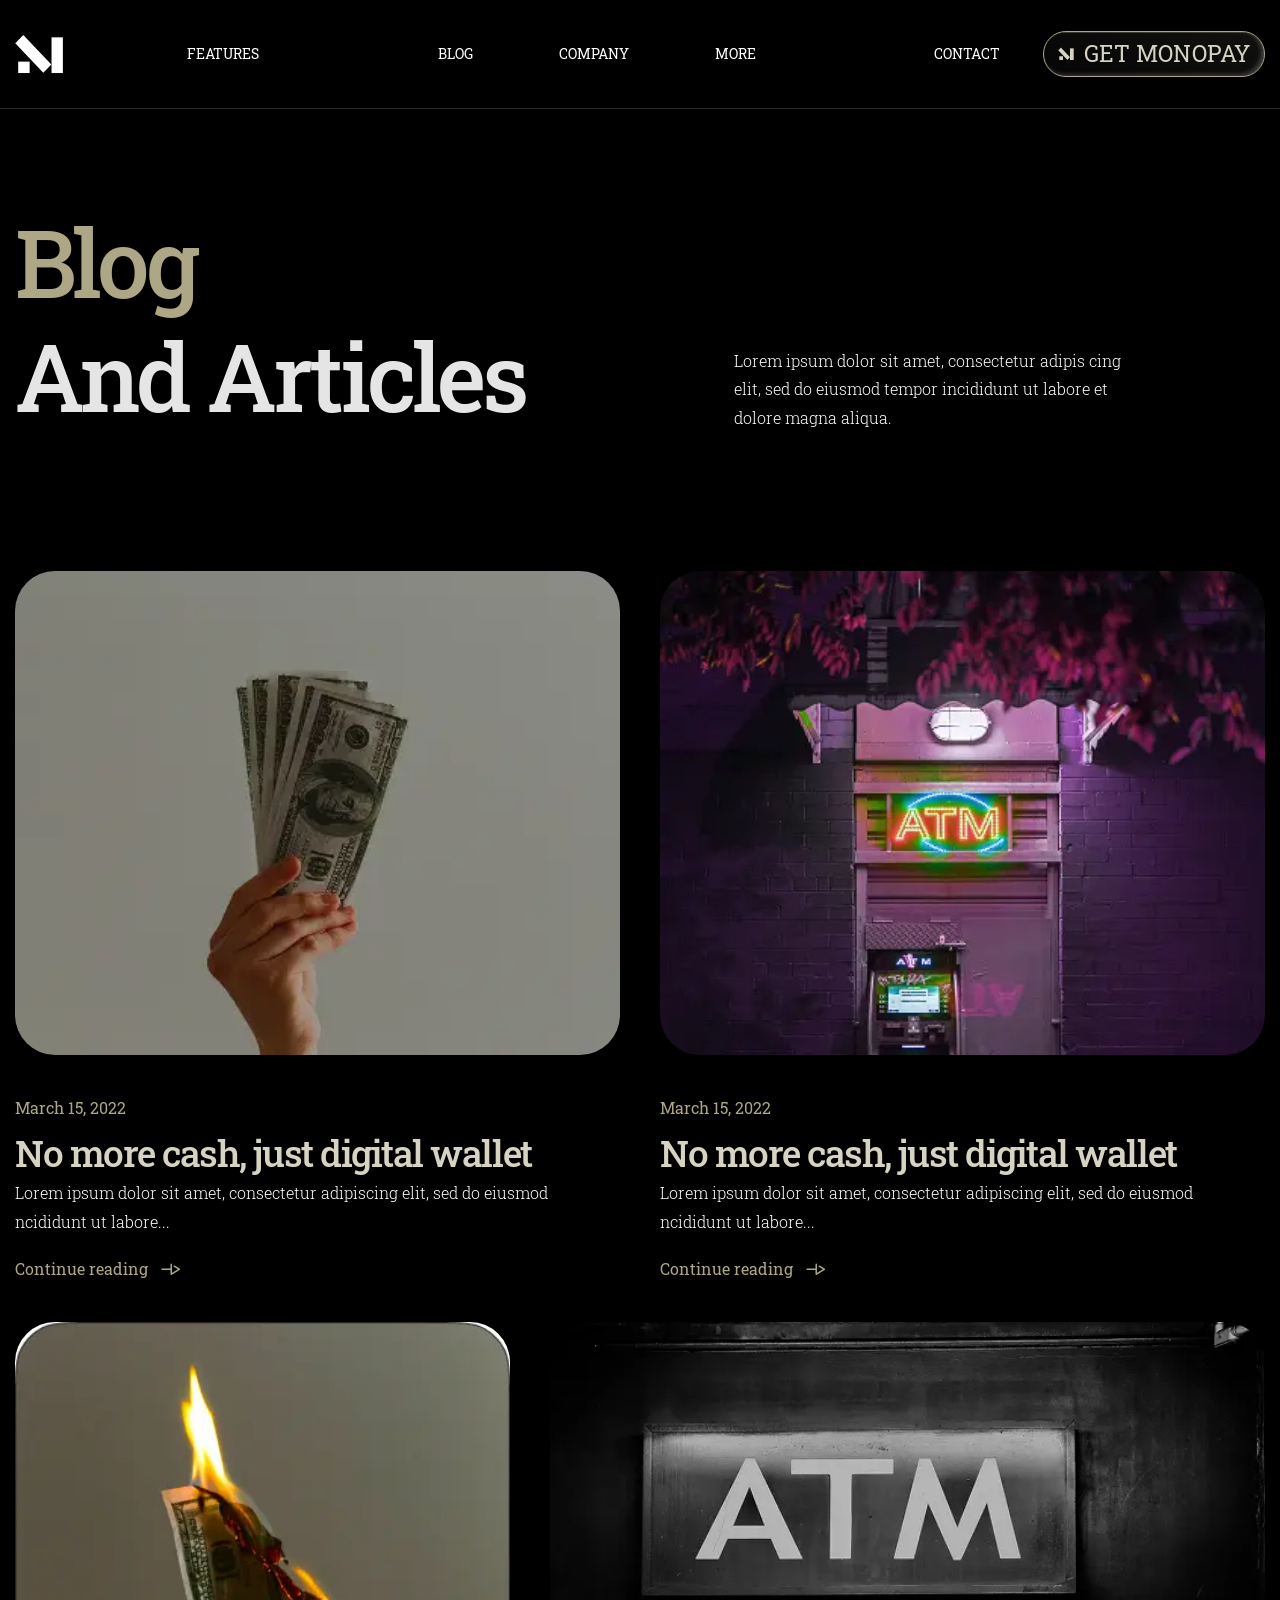
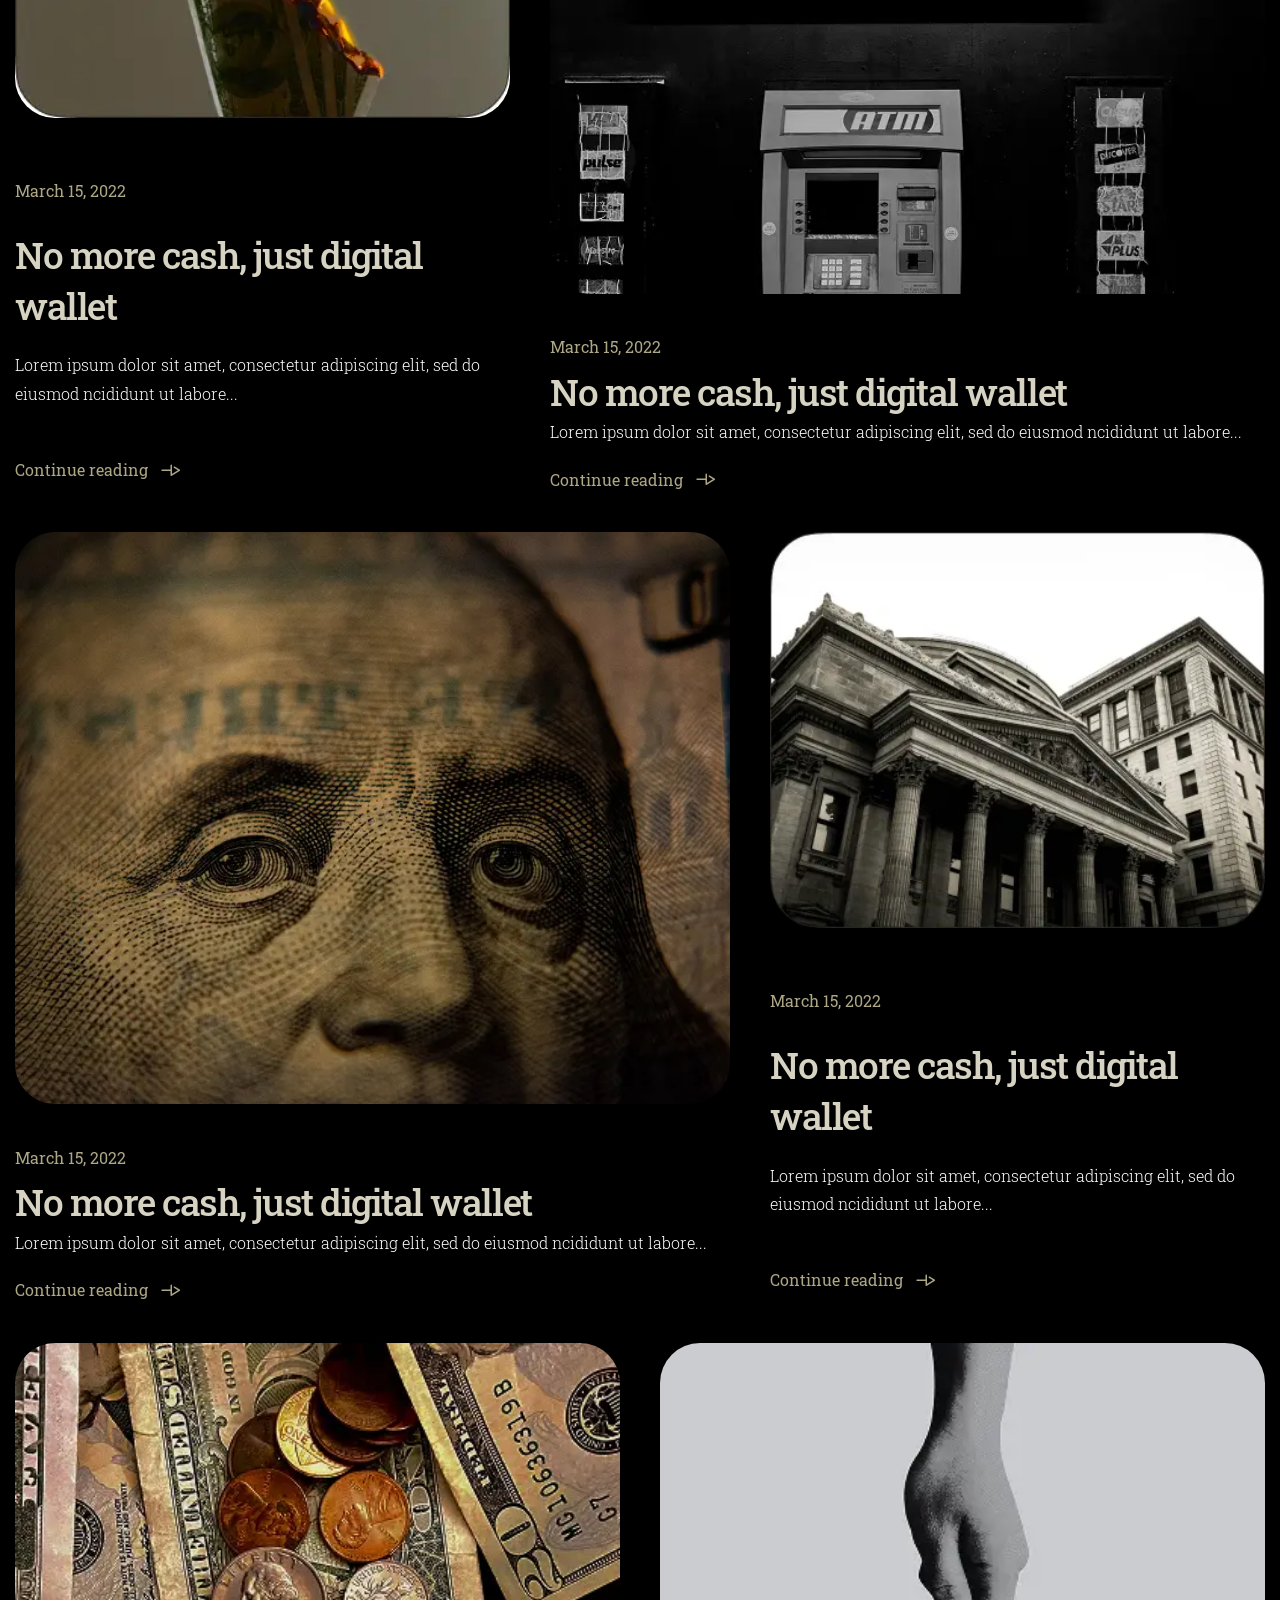
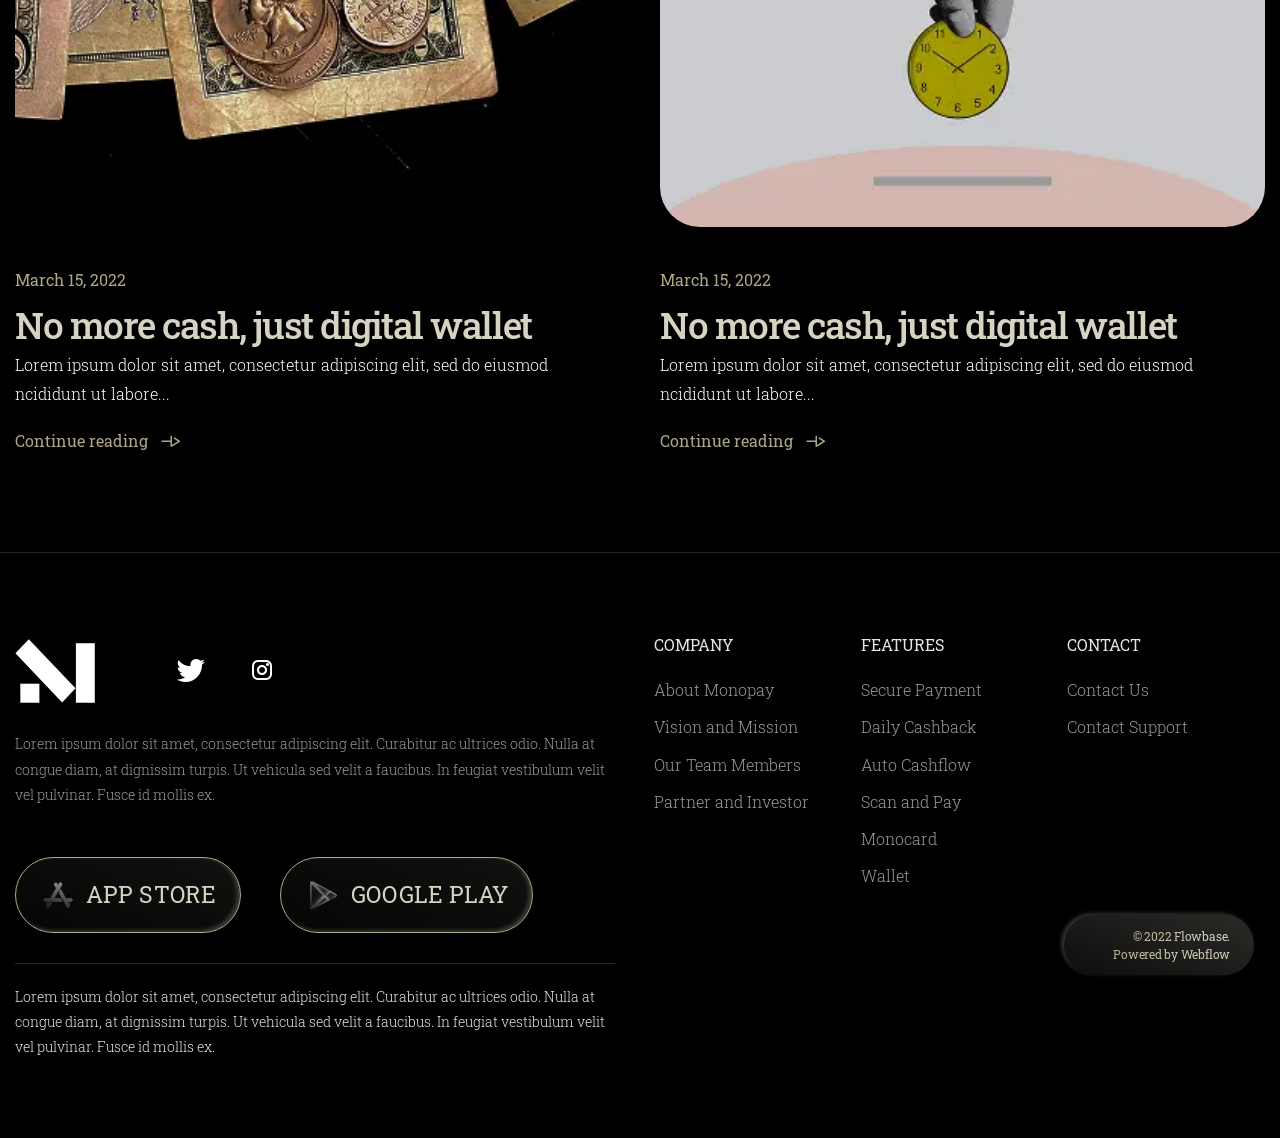
<file: blog.html>
<!DOCTYPE html>
<html lang="en">

<head>
	<title>Features | BLOG</title>
	<meta charset="UTF-8">
	<meta name="format-detection" content="telephone=no">
	<!-- <style>body{opacity: 0;}</style> -->
	<link rel="stylesheet" href="css/style.min.css?_v=20250422214830">
	<link rel="shortcut icon" href="favicon.ico">
	<!-- <meta name="robots" content="noindex, nofollow"> -->
	<meta name="viewport" content="width=device-width, initial-scale=1.0">
</head>

<body>
	<div class="wrapper">
		<header data-scroll-show="300" class="header">
			<div class="header__container">
				<div class="header__logo-box">
					<a href="index.html"><img src="img/logo.svg" alt="logo" class="header__logo"></a>
				</div>
				<div class="header__menu menu">
					<nav class="menu__body">
						<ul class="menu__list">
							<li class="menu__item"><a href="index.html" class="menu__link">FEATURES</a></li>
							<li class="menu__item"><a href="blog.html" class="menu__link">BLOG</a></li>
							<li class="menu__item"><a href="about.html" class="menu__link">COMPANY</a></li>
							<li class="menu__item"><a href="" class="menu__link">MORE</a></li>
							<li class="menu__item"><a href="contact.html" class="menu__link">CONTACT</a></li>
						</ul>
					</nav>
				</div>
				<div class="header__action">
					<button class="header__button button _icon-logo-btn">GET MONOPAY</button>
					<button type="button" class="menu__icon icon-menu"><span></span></button>
				</div>

			</div>
		</header>
		<main class="page">
			<section class="page__b-hero b-hero">
				<div class="b-hero__container">
					<div class="b-hero__preview">
						<h1 class="b-hero__title title title--big">
							<mark>Blog</mark><br> and Articles
						</h1>
						<div class="b-hero__text text">
							<p>Lorem ipsum dolor sit amet, consectetur adipis
								cing elit, sed do eiusmod tempor incididunt ut labore et dolore magna aliqua.</p>
						</div>
					</div>
					<ul class="b-hero__items">
						<li class="b-hero__item item-b-hero">
							<img src="img/blog/01.webp" alt="Image">
							<span>March 15, 2022</span>
							<h3>No more cash, just digital wallet</h3>
							<p class="text">Lorem ipsum dolor sit amet, consectetur adipiscing elit, sed do eiusmod
								ncididunt ut labore...</p>
							<a href="#" class="link _icon-arrow-right">Continue reading</a>

						</li>
						<li class="b-hero__item item-b-hero">
							<img src="img/blog/02.webp" alt="Image">
							<span>March 15, 2022</span>
							<h3>No more cash, just digital wallet</h3>
							<p class="text">Lorem ipsum dolor sit amet, consectetur adipiscing elit, sed do eiusmod
								ncididunt ut labore...</p>
							<a href="#" class="link _icon-arrow-right">Continue reading</a>

						</li>
						<li class="b-hero__item item-b-hero">
							<img src="img/blog/03.webp" alt="Image">
							<span>March 15, 2022</span>
							<h3>No more cash, just digital wallet</h3>
							<p class="text">Lorem ipsum dolor sit amet, consectetur adipiscing elit, sed do eiusmod
								ncididunt ut labore...</p>
							<a href="#" class="link _icon-arrow-right">Continue reading</a>

						</li>
						<li class="b-hero__item item-b-hero">
							<img src="img/blog/04.webp" alt="Image">
							<span>March 15, 2022</span>
							<h3>No more cash, just digital wallet</h3>
							<p class="text">Lorem ipsum dolor sit amet, consectetur adipiscing elit, sed do eiusmod
								ncididunt ut labore...</p>
							<a href="#" class="link _icon-arrow-right">Continue reading</a>

						</li>
						<li class="b-hero__item item-b-hero">
							<img src="img/blog/05.webp" alt="Image">
							<span>March 15, 2022</span>
							<h3>No more cash, just digital wallet</h3>
							<p class="text">Lorem ipsum dolor sit amet, consectetur adipiscing elit, sed do eiusmod
								ncididunt ut labore...</p>
							<a href="#" class="link _icon-arrow-right">Continue reading</a>

						</li>
						<li class="b-hero__item item-b-hero">
							<img src="img/blog/06.webp" alt="Image">
							<span>March 15, 2022</span>
							<h3>No more cash, just digital wallet</h3>
							<p class="text">Lorem ipsum dolor sit amet, consectetur adipiscing elit, sed do eiusmod
								ncididunt ut labore...</p>
							<a href="#" class="link _icon-arrow-right">Continue reading</a>

						</li>
						<li class="b-hero__item item-b-hero">
							<img src="img/blog/07.webp" alt="Image">
							<span>March 15, 2022</span>
							<h3>No more cash, just digital wallet</h3>
							<p class="text">Lorem ipsum dolor sit amet, consectetur adipiscing elit, sed do eiusmod
								ncididunt ut labore...</p>
							<a href="#" class="link _icon-arrow-right">Continue reading</a>

						</li>
						<li class="b-hero__item item-b-hero">
							<img src="img/blog/08.webp" alt="Image">
							<span>March 15, 2022</span>
							<h3>No more cash, just digital wallet</h3>
							<p class="text">Lorem ipsum dolor sit amet, consectetur adipiscing elit, sed do eiusmod
								ncididunt ut labore...</p>
							<a href="#" class="link _icon-arrow-right">Continue reading</a>

						</li>



					</ul>
				</div>
			</section>
		</main>
		<footer class="footer">
			<div class="footer__container">
				<div class="footer__body">
					<div class="footer__column left-footer">
						<div class="left-footer__row">
							<img src="img/logo.svg" class="left-footer__logo" alt="Image">
							<a href="#" class="left-footer__social _icon-twitter"></a>
							<a href="#" class="left-footer__social _icon-instagram"></a>
						</div>
						<p class="left-footer__text">Lorem ipsum dolor sit amet, consectetur adipiscing elit. Curabitur ac
							ultrices odio. Nulla at congue diam, at dignissim turpis. Ut vehicula sed velit a faucibus. In
							feugiat vestibulum velit vel pulvinar. Fusce id mollis ex.
						</p>
						<div class="left-footer__download">
							<a href="#" class="left-footer__link button"><img src="img/icons/app_store.svg" alt="Image"><span>
									APP STORE</span></a>
							<a href="#" class="left-footer__link button"><img src="img/icons/google_play.svg" alt="Image"><span>GOOGLE PLAY</span></a>
						</div>
						<p class="left-footer__text left-footer__text--white">Lorem ipsum dolor sit amet, consectetur adipiscing
							elit. Curabitur ac
							ultrices odio. Nulla at congue diam, at dignissim turpis. Ut vehicula sed velit a faucibus. In
							feugiat vestibulum velit vel pulvinar. Fusce id mollis ex.
						</p>
					</div>
					<div class="footer__column right-footer">
						<div data-spollers="768.98,max" data-one-spoller class="right-footer__spollers spollers">
							<details class="spollers__item">
								<summary data-spoller-close class="spollers__title">COMPANY</summary>
								<div class="spollers__body">
									<ul class="spollers__list footer-menu">
										<li class="footer-menu__item"><a href="about.html#a-hero" class="footer-menu__link">About Monopay</a></li>
										<li class="footer-menu__item"><a href="about.html#a-mission-vision" class="footer-menu__link">Vision and Mission</a></li>
										<li class="footer-menu__item"><a href="about.html#a-founders" class="footer-menu__link">Our Team Members</a></li>
										<li class="footer-menu__item"><a href="about.html#a-source" class="footer-menu__link">Partner and Investor</a></li>
									</ul>
								</div>
							</details>
							<details class="spollers__item" style="display: none;">
								<summary data-spoller-close class="spollers__title">BLOG</summary>
								<div class="spollers__body">
									<ul class="spollers__list footer-menu">
										<li class="footer-menu__item"><a href="#" class="footer-menu__link">Monopay Savings</a></li>
										<li class="footer-menu__item"><a href="#" class="footer-menu__link">Cashless Makes Perfect</a></li>
										<li class="footer-menu__item"><a href="#" class="footer-menu__link">Monopay No Interest</a></li>
										<li class="footer-menu__item"><a href="#" class="footer-menu__link">Monopay Digital Wallet</a></li>
										<li class="footer-menu__item"><a href="#" class="footer-menu__link">About Monobank</a></li>
									</ul>
								</div>
							</details>
							<details class="spollers__item">
								<summary data-spoller-close class="spollers__title">FEATURES</summary>
								<div class="spollers__body">
									<ul class="spollers__list footer-menu">
										<li class="footer-menu__item"><a href="index.html#hero" class="footer-menu__link">Secure Payment</a></li>
										<li class="footer-menu__item"><a href="index.html#reviews" class="footer-menu__link">Daily Cashback</a></li>
										<li class="footer-menu__item"><a href="index.html#pay" class="footer-menu__link">Auto Cashflow</a></li>
										<li class="footer-menu__item"><a href="index.html#work" class="footer-menu__link">Scan and Pay</a></li>
										<li class="footer-menu__item"><a href="index.html#cashback" class="footer-menu__link">Monocard</a></li>
										<li class="footer-menu__item"><a href="index.html#forget" class="footer-menu__link">Wallet</a></li>
									</ul>
								</div>
							</details>
							<details class="spollers__item">
								<summary data-spoller-close class="spollers__title">CONTACT</summary>
								<div class="spollers__body">
									<ul class="spollers__list footer-menu">
										<li class="footer-menu__item"><a href="../contact.html#c-hero" class="footer-menu__link">Contact Us</a></li>
										<li class="footer-menu__item"><a href="../contact.html#c-feedback" class="footer-menu__link">Contact Support</a></li>
									</ul>
								</div>
							</details>
							<details data-spoller-close class="spollers__item" style="display: none;">
								<summary class="spollers__title">LEGAL</summary>
								<div class="spollers__body">
									<ul class="spollers__list footer-menu">
										<li class="footer-menu__item"><a href="#" class="footer-menu__link">Terms</a></li>
										<li class="footer-menu__item"><a href="#" class="footer-menu__link">Privacy</a></li>
									</ul>
								</div>
							</details>
							<div class="copi">
								<p>© 2022 Flowbase.
									Powered by Webflow</p>
							</div>
						</div>

					</div>
				</div>
			</div>
		</footer>
	</div>
	<script src="js/app.min.js?_v=20250422214830"></script>
</body>

</html>
</file>
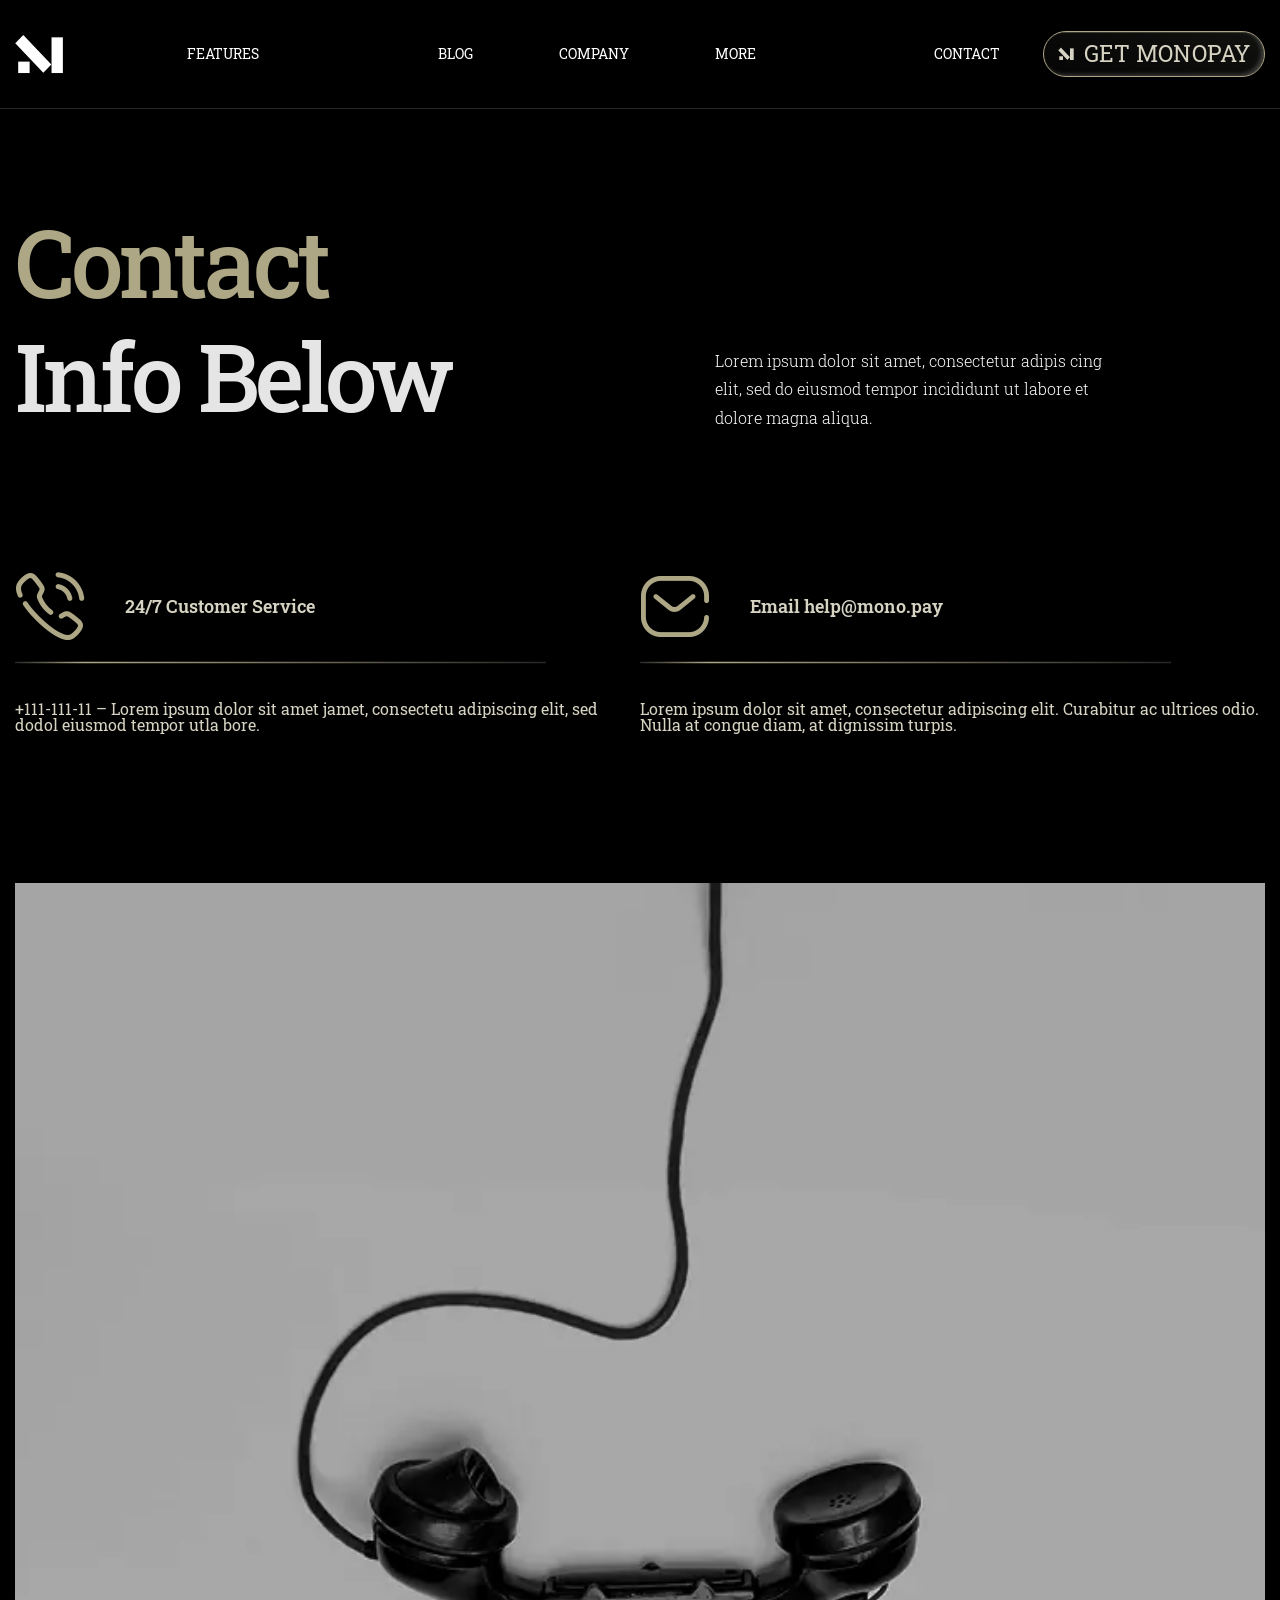
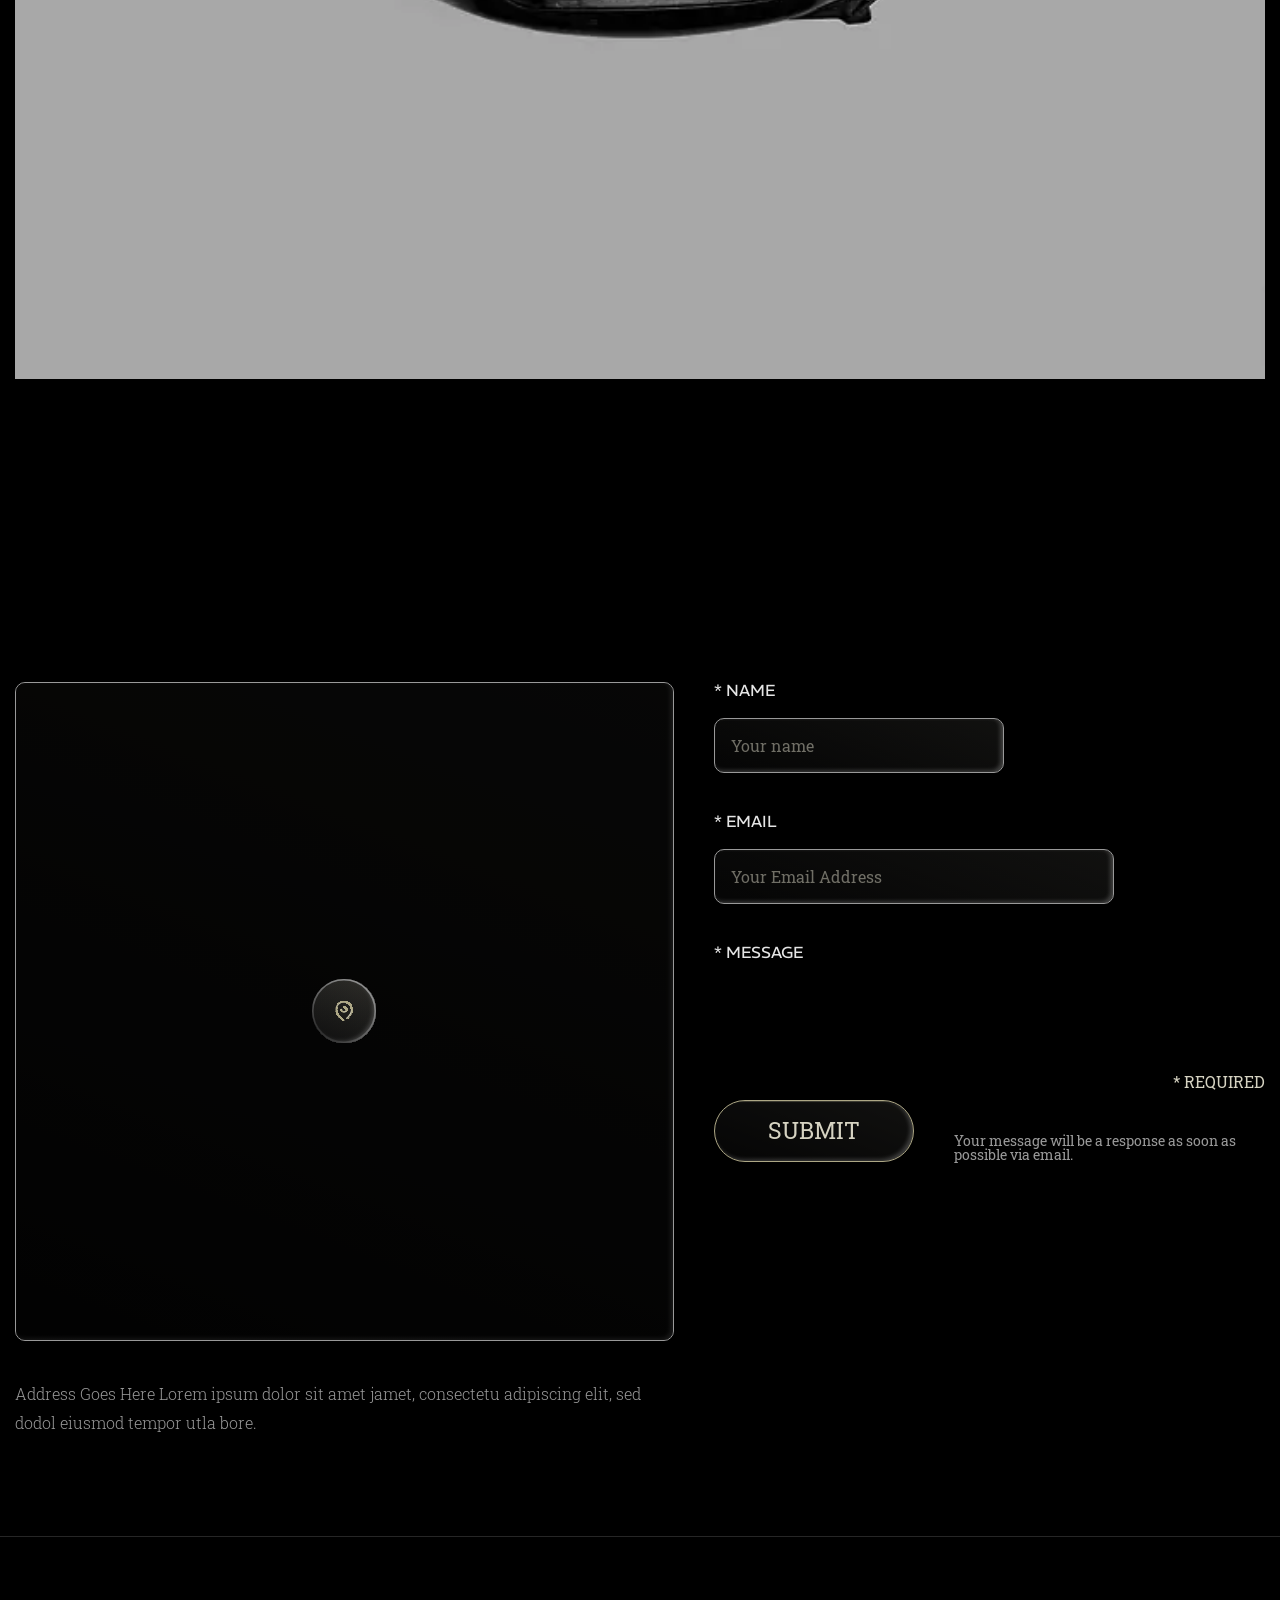
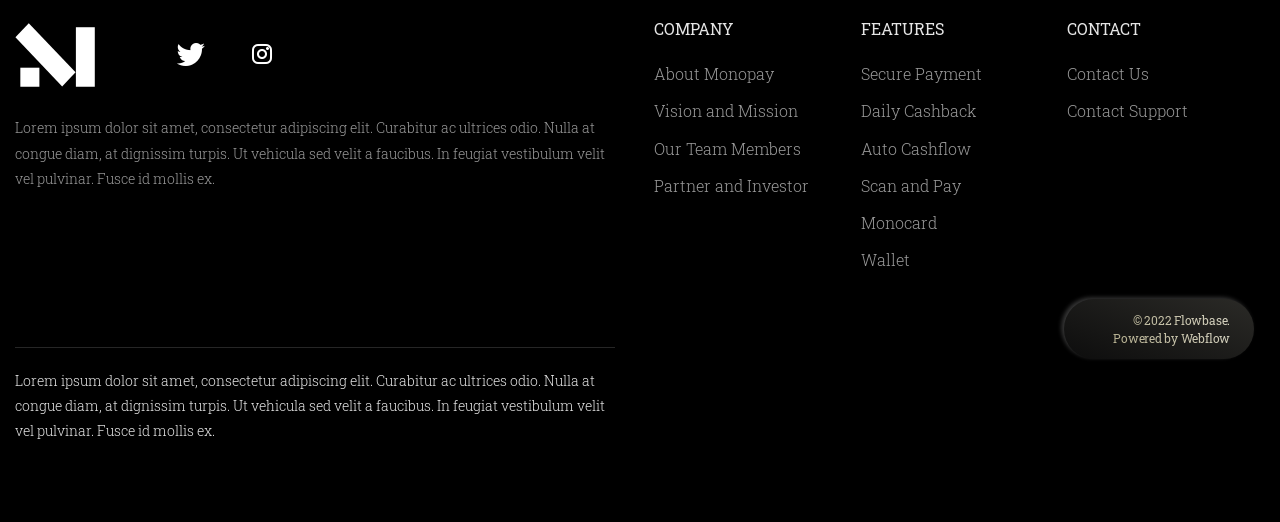
<file: contact.html>
<!DOCTYPE html>
<html lang="en">

<head>
	<title>Features | CONTACT</title>
	<meta charset="UTF-8">
	<meta name="format-detection" content="telephone=no">
	<!-- <style>body{opacity: 0;}</style> -->
	<link rel="stylesheet" href="css/style.min.css?_v=20250422214830">
	<link rel="shortcut icon" href="favicon.ico">
	<!-- <meta name="robots" content="noindex, nofollow"> -->
	<meta name="viewport" content="width=device-width, initial-scale=1.0">
</head>

<body>
	<div class="wrapper">
		<header data-scroll-show="300" class="header">
			<div class="header__container">
				<div class="header__logo-box">
					<a href="index.html"><img src="img/logo.svg" alt="logo" class="header__logo"></a>
				</div>
				<div class="header__menu menu">
					<nav class="menu__body">
						<ul class="menu__list">
							<li class="menu__item"><a href="index.html" class="menu__link">FEATURES</a></li>
							<li class="menu__item"><a href="blog.html" class="menu__link">BLOG</a></li>
							<li class="menu__item"><a href="about.html" class="menu__link">COMPANY</a></li>
							<li class="menu__item"><a href="" class="menu__link">MORE</a></li>
							<li class="menu__item"><a href="contact.html" class="menu__link">CONTACT</a></li>
						</ul>
					</nav>
				</div>
				<div class="header__action">
					<button class="header__button button _icon-logo-btn">GET MONOPAY</button>
					<button type="button" class="menu__icon icon-menu"><span></span></button>
				</div>

			</div>
		</header>
		<main class="page">
			<section id="c-hero" class="page__c-hero c-hero">
				<div class="c-hero__container">
					<div class="c-hero__preview">
						<h1 class="c-hero__title title title--big">
							<mark>Contact</mark><br>
							info below
						</h1>
						<div class="c-hero__text text">
							<p>Lorem ipsum dolor sit amet, consectetur adipis
								cing elit, sed do eiusmod tempor incididunt ut labore et dolore magna aliqua.</p>
						</div>
					</div>
					<div class="c-hero__contact contact-c-hero">
						<div class="contact-c-hero__info">
							<div class="contact-c-hero__item">
								<a href="tel:+111-111-11" class="contact-c-hero__link _icon-calling ">24/7
									Customer Service</a>
								<p class="contact-c-hero__text">+111-111-11 – Lorem ipsum dolor sit amet jamet,
									consectetu adipiscing elit, sed dodol eiusmod tempor utla bore.</p>
							</div>
							<div class="contact-c-hero__item">
								<a href="mailto:help@mono.pay" class="contact-c-hero__link _icon-message ">Email
									help@mono.pay</a>
								<p class="contact-c-hero__text">Lorem ipsum dolor sit amet, consectetur adipiscing elit.
									Curabitur ac ultrices odio. Nulla at congue diam, at dignissim turpis. </p>
							</div>
						</div>
						<div class="contact-c-hero__image ">
							<img src="img/contact/01.webp" alt="Image">
						</div>
					</div>
				</div>
			</section>
			<section id="c-feedback" class="page__c-feedback c-feedback">
				<div class="c-feedback__container">
					<div class=" c-feedback__map">
						<div class="c-feedback__iframe">
							<iframe src="https://www.google.com/maps/embed?pb=!1m10!1m8!1m3!1d1501.729511245758!2d-0.0933465!3d51.5142127!3m2!1i1024!2i768!4f13.1!5e1!3m2!1suk!2sua!4v1740345194529!5m2!1suk!2sua" style="border:0;" allowfullscreen="" loading="lazy" referrerpolicy="no-referrer-when-downgrade">
							</iframe>
						</div>
						<div class="c-feedback__text text">
							<p>Address Goes Here Lorem ipsum dolor sit amet jamet, consectetu adipiscing elit, sed
								dodol
								eiusmod tempor utla bore.</p>
						</div>
					</div>
					<form class="c-feedback__form form-contact" action="files/sendmail/sendmail.php" method="POST">
						<div class="form-contact__group">
							<div class="form-contact__input"><label for="name">*
									NAME</label>
								<input type="text" name="name" data-error="Error" placeholder="Your name">
							</div>
							<div class="form-contact__input"><label for="email">*
									EMAIL</label>
								<input type="text" name="email" data-error="Error" placeholder="Your Email Address">
							</div>
							<div class="form-contact__input"><label for="massage">*
									MESSAGE</label>
								<textarea type="text" name="massage" data-error="Error" placeholder="Your message goes here..."></textarea>
							</div>

							<span class="form-contact__tooltip required">* REQUIRED</span>

						</div>
						<div class="form-contact__group">
							<button type="submit" class="form-contact__button button">SUBMIT</button>
							<span class="form-contact__hint">Your message will be a response as soon as possible via
								email.</span>
						</div>
					</form>
				</div>
			</section>


		</main>
		<footer class="footer">
			<div class="footer__container">
				<div class="footer__body">
					<div class="footer__column left-footer">
						<div class="left-footer__row">
							<img src="img/logo.svg" class="left-footer__logo" alt="Image">
							<a href="#" class="left-footer__social _icon-twitter"></a>
							<a href="#" class="left-footer__social _icon-instagram"></a>
						</div>
						<p class="left-footer__text">Lorem ipsum dolor sit amet, consectetur adipiscing elit. Curabitur ac
							ultrices odio. Nulla at congue diam, at dignissim turpis. Ut vehicula sed velit a faucibus. In
							feugiat vestibulum velit vel pulvinar. Fusce id mollis ex.
						</p>
						<div class="left-footer__download">
							<a href="#" class="left-footer__link button"><img src="img/icons/app_store.svg" alt="Image"><span>
									APP STORE</span></a>
							<a href="#" class="left-footer__link button"><img src="img/icons/google_play.svg" alt="Image"><span>GOOGLE PLAY</span></a>
						</div>
						<p class="left-footer__text left-footer__text--white">Lorem ipsum dolor sit amet, consectetur adipiscing
							elit. Curabitur ac
							ultrices odio. Nulla at congue diam, at dignissim turpis. Ut vehicula sed velit a faucibus. In
							feugiat vestibulum velit vel pulvinar. Fusce id mollis ex.
						</p>
					</div>
					<div class="footer__column right-footer">
						<div data-spollers="768.98,max" data-one-spoller class="right-footer__spollers spollers">
							<details class="spollers__item">
								<summary data-spoller-close class="spollers__title">COMPANY</summary>
								<div class="spollers__body">
									<ul class="spollers__list footer-menu">
										<li class="footer-menu__item"><a href="about.html#a-hero" class="footer-menu__link">About Monopay</a></li>
										<li class="footer-menu__item"><a href="about.html#a-mission-vision" class="footer-menu__link">Vision and Mission</a></li>
										<li class="footer-menu__item"><a href="about.html#a-founders" class="footer-menu__link">Our Team Members</a></li>
										<li class="footer-menu__item"><a href="about.html#a-source" class="footer-menu__link">Partner and Investor</a></li>
									</ul>
								</div>
							</details>
							<details class="spollers__item" style="display: none;">
								<summary data-spoller-close class="spollers__title">BLOG</summary>
								<div class="spollers__body">
									<ul class="spollers__list footer-menu">
										<li class="footer-menu__item"><a href="#" class="footer-menu__link">Monopay Savings</a></li>
										<li class="footer-menu__item"><a href="#" class="footer-menu__link">Cashless Makes Perfect</a></li>
										<li class="footer-menu__item"><a href="#" class="footer-menu__link">Monopay No Interest</a></li>
										<li class="footer-menu__item"><a href="#" class="footer-menu__link">Monopay Digital Wallet</a></li>
										<li class="footer-menu__item"><a href="#" class="footer-menu__link">About Monobank</a></li>
									</ul>
								</div>
							</details>
							<details class="spollers__item">
								<summary data-spoller-close class="spollers__title">FEATURES</summary>
								<div class="spollers__body">
									<ul class="spollers__list footer-menu">
										<li class="footer-menu__item"><a href="index.html#hero" class="footer-menu__link">Secure Payment</a></li>
										<li class="footer-menu__item"><a href="index.html#reviews" class="footer-menu__link">Daily Cashback</a></li>
										<li class="footer-menu__item"><a href="index.html#pay" class="footer-menu__link">Auto Cashflow</a></li>
										<li class="footer-menu__item"><a href="index.html#work" class="footer-menu__link">Scan and Pay</a></li>
										<li class="footer-menu__item"><a href="index.html#cashback" class="footer-menu__link">Monocard</a></li>
										<li class="footer-menu__item"><a href="index.html#forget" class="footer-menu__link">Wallet</a></li>
									</ul>
								</div>
							</details>
							<details class="spollers__item">
								<summary data-spoller-close class="spollers__title">CONTACT</summary>
								<div class="spollers__body">
									<ul class="spollers__list footer-menu">
										<li class="footer-menu__item"><a href="../contact.html#c-hero" class="footer-menu__link">Contact Us</a></li>
										<li class="footer-menu__item"><a href="../contact.html#c-feedback" class="footer-menu__link">Contact Support</a></li>
									</ul>
								</div>
							</details>
							<details data-spoller-close class="spollers__item" style="display: none;">
								<summary class="spollers__title">LEGAL</summary>
								<div class="spollers__body">
									<ul class="spollers__list footer-menu">
										<li class="footer-menu__item"><a href="#" class="footer-menu__link">Terms</a></li>
										<li class="footer-menu__item"><a href="#" class="footer-menu__link">Privacy</a></li>
									</ul>
								</div>
							</details>
							<div class="copi">
								<p>© 2022 Flowbase.
									Powered by Webflow</p>
							</div>
						</div>

					</div>
				</div>
			</div>
		</footer>
	</div>
	<script src="js/app.min.js?_v=20250422214830"></script>

</body>

</html>
</file>
<file: css/style.min.css>
@import url(https://fonts.googleapis.com/css?family=Roboto+Slab:300,regula,500,700&display=swap);@import url(https://fonts.googleapis.com/css?family=Roboto:&display=swap);@import url(https://fonts.googleapis.com/css?family=REM:300,400,700&display=swap);@font-face{font-family:icons;font-display:swap;src:url(../fonts/icons.woff2) format("woff2");font-weight:400;font-style:normal}[class*=_icon-]::before{font-family:icons;font-style:normal;font-weight:400;font-variant:normal;text-transform:none;line-height:1;-webkit-font-smoothing:antialiased;-moz-osx-font-smoothing:grayscale}._icon-activity:before{content:""}._icon-app_store .path7:before{content:"";margin-left:-1em;color:none}._icon-arrow-left:before{content:""}._icon-arrow-right:before{content:""}._icon-calendar:before{content:""}._icon-calling:before{content:""}._icon-chart:before{content:""}._icon-close:before{content:""}._icon-discount:before{content:""}._icon-document:before{content:""}._icon-graph:before{content:""}._icon-instagram:before{content:""}._icon-linkedin:before{content:""}._icon-lock:before{content:""}._icon-logo-btn:before{content:""}._icon-mastercard:before{content:""}._icon-message:before{content:""}._icon-password:before{content:""}._icon-scan:before{content:""}._icon-shield-done:before{content:""}._icon-twitter:before{content:""}._icon-visa:before{content:""}._icon-wallet:before{content:""}:root{--mainColor:#FFF;--bone:#D6D3C2;--sage:rgb(173, 167, 133);--spanishGray:#999999;--liteGray:#CCCCCC;--platinum:#E5E5E5;--background:#000}*{padding:0;margin:0;border:0}*,*::after,*::before{box-sizing:border-box}*::after,*::before{display:inline-block}body,html{height:100%;min-width:320px}body{color:#000;line-height:1;font-family:"Roboto Slab";font-size:1rem;-ms-text-size-adjust:100%;-moz-text-size-adjust:100%;-webkit-text-size-adjust:100%;-webkit-font-smoothing:antialiased;-moz-osx-font-smoothing:grayscale}button,input,textarea{font-family:"Roboto Slab";font-size:inherit;line-height:inherit;color:inherit;background-color:rgba(0,0,0,0)}input,textarea{width:100%}label{display:inline-block}button,option,select{cursor:pointer}a{display:inline-block;color:inherit;text-decoration:none}ul li{list-style:none}img{vertical-align:top}h1,h2,h3,h4,h5,h6{font-weight:inherit;font-size:inherit}html{scroll-behavior:smooth}body{counter-reset:data-count;background-color:var(--background);color:var(--bone)}.lock body{overflow:hidden;touch-action:none;-ms-scroll-chaining:none;overscroll-behavior:none}.wrapper{min-height:100%;display:flex;flex-direction:column;overflow:hidden}@supports (overflow:clip){.wrapper{overflow:clip}}.wrapper>main{flex:1 1 auto}.wrapper>*{min-width:0}[class*=__container]{max-width:81.875rem;margin:0 auto;padding:0 .9375rem}[class*="--gc"]{display:grid;min-width:0;grid-template-columns:.9375rem 1fr minmax(auto,80rem) 1fr .9375rem}[class*="--gc"]>*{min-width:0;grid-column:3/4}.menu__list{display:flex;flex-wrap:wrap;row-gap:.625rem}.menu__item{text-transform:uppercase}.menu__item:first-child{flex:1 0 auto}.menu__item:last-child{flex:1 0 auto;text-align:end}.menu__link{padding:.1875rem;font-size:.875rem;position:relative;color:var(--mainColor);color:#fff;transition:color .3s}.menu__link::before{content:"";position:absolute;top:100%;left:50%;width:0%;height:.125rem;background-color:var(--bone);transition:all .3s}.icon-menu{display:none}.spollers{--col:3;--gap:20px;display:flex;flex-wrap:wrap;-webkit-column-gap:var(--gap);-moz-column-gap:var(--gap);column-gap:var(--gap);row-gap:.625rem;color:var(--platinum)}.spollers:has(.copi){justify-content:flex-end!important}.spollers__item{min-width:11.25rem;flex:0 1 calc((100% - var(--gap)*(var(--col) - 1))/ var(--col));font-size:1rem}.spollers__title{color:var(--platinum);line-height:180%;width:100%;cursor:default;text-align:left;border-radius:.3125rem;position:relative;list-style:none}.spollers__title::-webkit-details-marker,.spollers__title::marker{display:none}._spoller-init .spollers__title{cursor:pointer}._spoller-init .spollers__title::after,._spoller-init .spollers__title::before{content:"";position:absolute;right:0;top:50%;background-color:var(--platinum);height:2px;width:15px;transition:-webkit-transform .5s ease 0s;transition:transform .5s ease 0s;transition:transform .5s ease 0s,-webkit-transform .5s ease 0s}._spoller-init .spollers__title::before{-webkit-transform:translate(-75%,-50%) rotate(40deg);transform:translate(-75%,-50%) rotate(40deg)}._spoller-init .spollers__title::after{-webkit-transform:translate(0,-50%) rotate(-40deg);transform:translate(0,-50%) rotate(-40deg)}._spoller-init .spollers__title._spoller-active::before{-webkit-transform:translateX(-75%) rotate(-40deg);transform:translateX(-75%) rotate(-40deg)}._spoller-init .spollers__title._spoller-active::after{-webkit-transform:rotate(40deg);transform:rotate(40deg)}.spollers__body{padding:1.25rem 0;border-radius:.3125rem}.ibg{width:100%;height:100%;-o-object-fit:cover;object-fit:cover}.ibg--top{-o-object-position:top;object-position:top}.ibg--bottom{-o-object-position:bottom;object-position:bottom}.ibg--left{-o-object-position:left;object-position:left}.ibg--right{-o-object-position:right;object-position:right}.ibg--contain{-o-object-fit:contain;object-fit:contain}body{-webkit-overflow-scrolling:touch}.button{letter-spacing:.00625rem;font-size:1.4375rem;line-height:120%;display:flex;justify-content:center;align-items:center;border-radius:3.75rem;border:.10125rem solid var(--sage);text-wrap:nowrap;gap:.625rem;text-transform:uppercase;position:relative;overflow:hidden;background:linear-gradient(0deg,rgba(0,0,0,.6) 0,rgba(0,0,0,.6) 100%),linear-gradient(201deg,rgba(214,211,194,.2) 0,rgba(92,92,92,.14) 100%);box-shadow:-2.62px -1.618px 4.239px 0 rgba(250,250,250,.22) inset;-webkit-backdrop-filter:blur(11.3249998093px);backdrop-filter:blur(11.3249998093px);transition:color .3s}.button::before{font-size:1rem}.button::after{content:"";position:absolute;top:0;left:0;width:100%;height:100%;background-color:var(--sage);opacity:.5;border-radius:3.75rem;z-index:-1;-webkit-transform:translateY(-100%);transform:translateY(-100%);transition:-webkit-transform .3s;transition:transform .3s;transition:transform .3s,-webkit-transform .3s}.copi{max-width:11.875rem;max-height:4.0625rem;padding:.75rem 1.5rem;border-radius:3.75rem;border:.0625rem var(--spanishGray);background:linear-gradient(201deg,rgba(214,211,194,.2) 0,rgba(92,92,92,.14) 100%);box-shadow:-2.62px -1.618px 4.239px 0 rgba(250,250,250,.22);-webkit-backdrop-filter:blur(11.3249998093px);backdrop-filter:blur(11.3249998093px);font-size:.75rem;letter-spacing:-.24px}.copi p{text-align:right;background:linear-gradient(64deg,#ada785 0,#d6d3c2 100%);background-clip:text;-webkit-background-clip:text;-webkit-text-fill-color:transparent;line-height:1.5}.title{text-wrap:balance;font-family:"Roboto Slab";color:var(--platinum);font-weight:500;line-height:1.210526;letter-spacing:-4px;text-transform:capitalize}.title mark{color:var(--sage);background-color:rgba(0,0,0,0)}.text{color:var(--mainColor);font-family:"Roboto Slab";font-weight:300;line-height:180%}.text p:not(:last-child){margin-bottom:1.25rem}.text--section p{margin:0 auto;max-width:30rem}.label{color:var(--sage);text-transform:uppercase;font-size:1.4375rem}.count-info__item{position:relative;display:grid;grid-template-columns:repeat(2,1fr);-webkit-column-gap:2.5rem;-moz-column-gap:2.5rem;column-gap:2.5rem;align-items:center;padding:1.25rem 0}.count-info__item::before{content:"";position:absolute;width:100%;height:.1875rem;bottom:0;left:0;pointer-events:none;background:url(../img/line.svg) bottom/100% no-repeat}.count-info__count{display:flex;align-items:center;font-size:3.75rem;font-weight:300;letter-spacing:-.14825rem;background:linear-gradient(64deg,#ada785 0,#d6d3c2 100%);background-clip:text;-webkit-background-clip:text;-webkit-text-fill-color:transparent}.count-info__count span{min-width:2.1875rem}.count-info__count img{max-width:3.125rem;max-height:3.125rem}.count-info__count img:not(:last-child){margin-right:.625rem}.count-info__count.small{gap:.625rem}.count-info__count.small p{color:var(--platinum);font-size:1rem;font-weight:400;line-height:160%}.count-info__data{max-width:2.3125rem;color:#e5e5e5;margin-left:.625rem;font-family:REM;font-size:16px;font-style:normal;font-weight:400;line-height:160%}.count-info__label{color:var(--platinum);line-height:120%;white-space:pre-wrap}.link{color:var(--sage);display:flex;justify-content:center;align-items:center;gap:.625rem;justify-content:start;flex-direction:row-reverse;transition:all .3s}.link::before{font-size:1.5652173913em}.header{position:fixed;width:100%;top:0;left:0;padding:1.875rem 0;background-color:var(--background);border-bottom:.0625rem solid #262626;z-index:100;transition:top 3s,padding .5s}.header._header-scroll{top:-100%}.header._header-show{top:0;padding:.625rem 0}.header__container{display:flex;justify-content:center;align-items:center}.header__logo-box{position:relative;z-index:100;width:100%;max-width:8.125rem}.header__logo{width:3rem;aspect-ratio:1/1}.header__menu{width:100%}.header__action{display:flex;justify-content:center;align-items:center;gap:1.25rem;z-index:100}.header__button{position:relative;padding:.5rem .875rem}.footer{border-top:.0625rem solid #262626}.footer__body{display:flex;-webkit-column-gap:3.125%;-moz-column-gap:3.125%;column-gap:3.125%}.footer__column{display:flex;flex-direction:column;row-gap:1.25rem;-webkit-column-gap:2.5rem;-moz-column-gap:2.5rem;column-gap:2.5rem}.left-footer{flex:0 1 48%}.left-footer__row{display:flex;justify-content:start;align-items:center}.left-footer__logo{width:5rem;aspect-ratio:1/1}.left-footer__logo:not(:last-child){margin-right:2.5rem}.left-footer__social{font-size:2rem;aspect-ratio:1/1;color:#fff;transition:-webkit-transform .3s;transition:transform .3s;transition:transform .3s,-webkit-transform .3s}.left-footer__social::before{transition:color .3s}.left-footer__text{color:var(--spanishGray);font-size:.875rem;font-weight:300;line-height:180%}.left-footer__text--white{color:var(--platinum)}.left-footer__download{display:flex;flex-wrap:wrap;justify-content:start;align-items:start;padding:1.875rem 0;border-bottom:.0625rem solid #262626}.left-footer__link{padding:1.1875rem 1.5rem}.right-footer{flex:0 1 48%}.footer-menu{display:grid;row-gap:1.125rem;min-width:11.25rem}.footer-menu__link{font-family:"Roboto Slab";color:var(--spanishGray);font-weight:300;line-height:120%;transition:color .3s}.hero__body{display:grid;gap:2.5rem;min-height:53.4375rem;grid-template-columns:none;grid-template-rows:none}.hero__count-info .count-info__items{display:grid;-webkit-column-gap:2.5rem;-moz-column-gap:2.5rem;column-gap:2.5rem;row-gap:1.25rem;justify-content:start}.content-hero__title:not(:last-child){margin-bottom:.4166666667em}.content-hero__button{padding:1.1875rem 1.5rem}.images-hero{position:relative}.images-hero::before{content:"";position:absolute;width:41.612903%;height:30.175439%;top:43%;left:28.2%;border-radius:50%;background:gold;-webkit-filter:blur(126.221496582px);filter:blur(126.221496582px)}.images-hero__img{position:absolute}.images-hero__img--once{top:0;left:0;aspect-ratio:339/551;width:54.677419%}.images-hero__img--two{top:13.33333%;left:45%;aspect-ratio:340/736;width:54.83871%}.reviews__container{text-align:center}.reviews__label:not(:last-child){margin-bottom:.625rem}.reviews__title:not(:last-child){margin-bottom:.6779661017em}.reviews__items{display:grid;gap:2.5rem;grid-template-columns:repeat(auto-fill,minmax(min(25rem,100%),1fr))}.item-reviews{display:grid;grid-template-columns:repeat(6,1fr);grid-column-gap:1.25rem;grid-row-gap:2.5rem}.item-reviews__avatar{grid-area:1/1/4/3}.item-reviews__info{grid-area:1/3/4/7}.item-reviews__text{grid-area:4/1/7/7}.avatar-reviews{position:relative;max-width:4.875rem;aspect-ratio:78/70}.avatar-reviews__foto{position:absolute;top:50%;left:50%;border-radius:50%;-webkit-transform:translate(-50%,-50%);transform:translate(-50%,-50%);max-width:4.375rem;aspect-ratio:1/1;-o-object-fit:cover;object-fit:cover}.avatar-reviews__logo{position:absolute;width:2.25rem;height:2.25rem;bottom:0;right:0;border-radius:50%;border:.16375rem #999;padding:.375rem;-o-object-fit:cover;object-fit:cover;background:linear-gradient(0deg,rgba(0,0,0,.6) 0,rgba(0,0,0,.6) 100%),linear-gradient(201deg,rgba(214,211,194,.2) 0,rgba(92,92,92,.14) 100%);box-shadow:-1.618px -1.618px 4.239px 0 rgba(250,250,250,.22);-webkit-backdrop-filter:blur(4px);backdrop-filter:blur(4px)}.info-reviews{text-align:left;align-content:center}.info-reviews__name{color:var(--mainColor);font-size:1.375rem;font-weight:700}.info-reviews__name:not(:last-child){margin-bottom:.5rem}.info-reviews__position{color:var(--platinum);font-size:.875rem}.exclusive__container{text-align:center}.exclusive__label:not(:last-child){margin-bottom:.625rem}.exclusive__title:not(:last-child){margin-bottom:.6779661017em}.exclusive__list{display:flex;flex-wrap:wrap;-webkit-column-gap:2.5rem;-moz-column-gap:2.5rem;column-gap:2.5rem}.exclusive__item{max-width:31.25rem;flex:1 0 18.75rem}.exclusive__item:nth-child(6n+1){max-width:none;aspect-ratio:auto;flex:0 1 52.5rem}.item-exclusive{display:flex;flex-direction:column;min-height:18.75rem;position:relative;overflow:hidden;padding:3.75rem 2.5rem;border-radius:3.75rem;border:.1rem solid #999;background:linear-gradient(0deg,rgba(0,0,0,.6) 0,rgba(0,0,0,.6) 100%),linear-gradient(201deg,rgba(214,211,194,.2) 0,rgba(92,92,92,.14) 100%);box-shadow:.1625rem .1rem .25rem 0 rgba(250,250,250,.22) inset}.item-exclusive--one__bg{position:absolute;bottom:-46.5%;right:-12.738095%;aspect-ratio:663/476;z-index:1}.item-exclusive--four,.item-exclusive--two{justify-content:center;align-items:center}.item-exclusive--four::before,.item-exclusive--two::before{position:absolute;top:3.125rem;right:1.875rem;width:2.25rem;height:2.25rem;font-size:2.25rem}.item-exclusive--seven__bg{position:absolute;bottom:-66.5%;right:4.761905%;aspect-ratio:663/476;z-index:1}.item-exclusive__title{position:relative;z-index:2;max-width:15.125rem}.item-exclusive__title:not(:last-child){margin-bottom:.6779661017em}.item-exclusive__title-small{color:var(--mainColor);font-size:1.4375rem}.item-exclusive__title-small:not(:last-child){margin-bottom:.6779661017em}.item-exclusive__text{position:relative;z-index:2;max-width:17.5rem}.item-exclusive__blur{position:absolute;top:0;left:0}.blur-item{width:100%;height:100%;display:flex;flex-direction:column;justify-content:space-between;padding:3.75rem 2.5rem 0;opacity:1}.blur-item__icon{max-width:4rem;aspect-ratio:64/64;-o-object-fit:contain;object-fit:contain;opacity:.3}.blur-item__text{margin-bottom:3.75rem;opacity:.3}.blur-item__circle{position:absolute;top:100%;left:50%;-webkit-transform:translateX(-50%);transform:translateX(-50%);border-radius:50%;width:14.75rem;height:14.75rem;background-color:gold;-webkit-filter:blur(7.8125rem);filter:blur(7.8125rem)}.advantages--reverse [class*=__container]{flex-direction:row-reverse}.advantages__container{display:flex;flex-wrap:wrap}.advantages__images{margin:0 auto;aspect-ratio:510/868}.advantages__images img{position:relative;-o-object-fit:contain;object-fit:contain;width:100%;height:100%;z-index:1}.advantages__images--decor{position:relative}.advantages__images--decor::before{content:"";position:absolute;width:41.612903%;height:30.175439%;top:50%;left:50%;border-radius:50%;background-color:gold;-webkit-filter:blur(126.221496582px);filter:blur(126.221496582px)}.advantages__label:not(:last-child){margin-bottom:.625rem}.advantages__title:not(:last-child){margin-bottom:1.25rem}.advantages__text{max-width:30rem}.count-advantages__shell-count{width:100%;display:flex;gap:2.5rem;position:relative}.count-advantages__shell-count:not(:last-child){margin-bottom:2.5rem}.count-advantages__shell-count::before{content:"";position:absolute;width:65%;height:.1875rem;bottom:-1.25rem;left:0;pointer-events:none;background:url(../img/line.svg) left bottom/cover no-repeat}.count-advantages__items{display:flex;flex-wrap:wrap;-webkit-column-gap:2.5rem;-moz-column-gap:2.5rem;column-gap:2.5rem;row-gap:3.75rem}.count-advantages__item{display:flex;flex-direction:column;row-gap:1.25rem;-webkit-column-gap:2.5rem;-moz-column-gap:2.5rem;column-gap:2.5rem;align-items:center;padding:1.25rem 0}.count-advantages__count{display:flex;font-size:3.75rem;font-weight:300;letter-spacing:-.14825rem;background:linear-gradient(64deg,#ada785 0,#d6d3c2 100%);background-clip:text;-webkit-background-clip:text;-webkit-text-fill-color:transparent}.count-advantages__count span{min-width:2.1875rem}.count-advantages__count img{max-width:3.125rem;max-height:3.125rem}.count-advantages__count img:not(:last-child){margin-right:.625rem}.count-advantages__label{color:var(--platinum)}.count-advantages__label span{line-height:180%}.work__container{text-align:center}.work__label:not(:last-child){margin-bottom:.625rem}.work__title:not(:last-child){margin-bottom:.6779661017em}.work__text{color:var(--platinum);display:flex;justify-content:center;align-items:center}.work__text p{max-width:30rem}.work__list{counter-reset:itemCount;display:grid;gap:2.5rem;grid-template-columns:repeat(auto-fill,minmax(min(18.125rem,100%),1fr))}.work__item{counter-increment:itemCount}.item-work{color:var(--platinum);line-height:180%}.item-work__title{text-align:left;position:relative;display:flex;align-items:center;gap:2.5rem;padding-bottom:1.875rem}.item-work__title h6{flex:0 1 auto;justify-self:start}.item-work__title::before{content:counter(itemCount) ".";font-size:3.6875rem;font-style:normal;font-weight:300;line-height:normal;letter-spacing:-.14825rem;max-width:3.75rem;color:transparent;background:linear-gradient(64deg,#ada785 0,#d6d3c2 100%);-webkit-background-clip:text;background-clip:text}.item-work__title::after{content:"";position:absolute;width:100%;height:.125rem;top:100%;left:0;background:url(../img/line.svg) 0 0/60% 100% no-repeat}.item-work__text{text-align:left;font-weight:300}.cashback__body{display:flex;border-radius:3.75rem;border:.10125rem solid #999;background:linear-gradient(0deg,rgba(0,0,0,.6) 0,rgba(0,0,0,.6) 100%),linear-gradient(201deg,rgba(214,211,194,.2) 0,rgba(92,92,92,.14) 100%);box-shadow:-2.62px -1.618px 4.239px 0 rgba(250,250,250,.22) inset;overflow:hidden}.cashback__content{flex:1 1 auto}.cashback__title{color:var(--sage);letter-spacing:-.14825rem}.cashback__title:not(:last-child){margin-bottom:1.5762711864em}.cashback__text:not(:last-child){margin-bottom:1.875rem}.cashback__action{display:flex;flex-wrap:wrap;gap:1.25rem}.cashback__button{padding:.75rem 1.5rem}.cashback__button:not(:last-child){margin-right:1.5625rem}.cashback__link-download{width:2.5rem;height:2.5rem;transition:-webkit-transform .3s;transition:transform .3s;transition:transform .3s,-webkit-transform .3s}.cashback__images{flex:1 1 auto;position:relative;display:flex;min-width:0}.cashback__bg{position:absolute;display:flex;top:0;left:50%;-webkit-transform:translateX(-50%);transform:translateX(-50%);max-width:25rem;-o-object-fit:contain;object-fit:contain;aspect-ratio:400/868}.cashback__slider{position:relative;top:5%}.cashback__wrapper{display:flex;align-items:center}.cashback__slide{height:auto;max-width:21.25rem}.cashback__slide img{aspect-ratio:340/270;width:100%;-o-object-fit:contain;object-fit:contain}.cashback-pagination{position:relative;z-index:1;display:flex;justify-content:center;align-items:center;gap:.3125rem}.swiper-pagination-bullet{width:.375rem;height:.375rem;background:linear-gradient(201deg,rgba(61,58,41,.2) 0,rgba(92,92,92,.14) 100%,rgba(0,0,0,0) 100%);color:#999;box-shadow:-2.62px -1.618px 4.239px 0 rgba(250,250,250,.22) inset;border-radius:50%;border:.0625rem solid linear-gradient(201deg,rgba(61,58,41,.2) 0,rgba(92,92,92,.14) 100%,rgba(0,0,0,0) 100%)}.swiper-pagination-bullet.swiper-pagination-bullet-active{width:.5rem;height:.5rem;border:.125rem solid linear-gradient(201deg,rgba(61,58,41,.2) 0,rgba(92,92,92,.14) 100%,rgba(0,0,0,0) 100%)}.forget__body{display:flex}.forget__items{display:grid}.card-forget__body{display:flex;flex-direction:column}.card-forget__images{overflow:hidden;aspect-ratio:620/506}.card-forget__content{display:flex;flex-direction:column;flex:1 1 auto}.card-forget__title{color:var(--mainColor);letter-spacing:-.09375rem}.card-forget__title:not(:last-child){margin-bottom:.8108108108em}.card-forget__text{line-height:180%;height:100%;font-weight:300;color:var(--liteGray)}.card-forget__link{font-size:1.4375rem}.card-forget__action{display:flex;justify-content:center;align-items:center;gap:1.25rem}.card-forget__line{flex:1 1 100%;height:.125rem;background:url(../img/line.svg) center/contain no-repeat}.card-forget__button{flex:0 0 auto;padding-inline:1.5rem;padding-block:.75rem}.item-forget__images{overflow:hidden;aspect-ratio:510/320}.item-forget__title{letter-spacing:-.09375rem}.item-forget__title:not(:last-child){margin-bottom:1.5rem}.item-forget__title--sage{color:var(--sage)}.item-forget__link:not(:last-child){margin-bottom:1.5rem}.a-hero__top{display:flex;gap:2.1875rem}.top-a-hero__content{flex:0 1 40%}.top-a-hero__images{flex:0 1 auto}.content-top-a-hero__text{color:var(--platinum)}.content-top-a-hero__button{padding:1.1875rem 1.5rem}.images-top-a-hero img{aspect-ratio:730/463;-o-object-fit:contain;object-fit:contain;width:100%}.center-a-hero__items{display:grid;gap:2.5rem;grid-template-columns:repeat(auto-fit,minmax(min(17.5rem,100%),1fr))}.center-a-hero__item:first-child{padding-top:1.875rem}.item-center-a-hero__title{color:var(--platinum);font-family:REM;font-weight:700}.item-center-a-hero__title:not(:last-child){margin-bottom:1.25rem}.item-center-a-hero__text{color:var(--platinum);font-family:REM;font-weight:300;line-height:180%}.item-center-a-hero__text p:not(:last-child){margin-bottom:2.5rem}.item-center-a-hero__images{width:100%;height:100%;overflow:hidden;aspect-ratio:404/472;-o-object-fit:cover;object-fit:cover}.item-center-a-hero__count-info{height:100%}.item-center-a-hero__count-info .count-info__items{display:flex;height:100%;flex-direction:column;justify-content:space-between}.bottom-a-hero__items{display:grid;gap:2.5rem;grid-template-columns:repeat(auto-fit,minmax(min(17.5rem,100%),1fr))}.item-bottom-a-hero__images{width:100%;height:100%;overflow:hidden;aspect-ratio:620/451;-o-object-fit:cover;object-fit:cover}.item-bottom-a-hero__title{color:var(--platinum);font-family:REM;font-weight:700}.item-bottom-a-hero__title:not(:last-child){margin-bottom:1.25rem}.item-bottom-a-hero__text{color:var(--platinum);font-family:REM;font-weight:300;line-height:180%}.item-bottom-a-hero__text p:not(:last-child){margin-bottom:2.5rem}.a-mission-vision__container{text-align:center}.a-mission-vision__label:not(:last-child){margin-bottom:.625rem}.a-mission-vision__title:not(:last-child){margin-bottom:.6779661017em}.a-mission-vision__content{text-align:left}.content-a-mission-vision{display:flex;color:var(--platinum)}.content-a-mission-vision__side-content{flex:1 0 31.5%}.content-a-mission-vision__images{width:100%;-o-object-fit:cover;object-fit:cover}.content-a-mission-vision__side-content .content-a-mission-vision__images{width:100%;aspect-ratio:400/260}.content-a-mission-vision__content .content-a-mission-vision__images{aspect-ratio:730/480}.content-a-mission-vision__title{font-family:REM;font-weight:700}.content-a-mission-vision__title:not(:last-child){margin-bottom:.6666666667em}.content-a-mission-vision__text{font-family:REM;line-height:180%}.content-a-mission-vision__side-content .content-a-mission-vision__text{font-family:REM;line-height:180%}.content-a-mission-vision__side-content .content-a-mission-vision__text p:not(:last-child){margin-bottom:1.5625rem}.content-a-mission-vision__content{flex:0 1 auto}.a-founders__label{text-align:center}.a-founders__label:not(:last-child){margin-bottom:.625rem}.a-founders__title{text-align:center}.a-founders__title:not(:last-child){margin-bottom:.6779661017em}.a-founders__text p{text-align:center}.a-founders__content{display:flex;gap:2.5rem}.a-founders__slider-text{max-width:31.875rem;position:relative;z-index:2}.a-founders__slider-foto{pointer-events:none;position:relative;z-index:1}.a-founders__wrapper{height:calc(100% - 2.375rem)!important}.a-founders__slider-text-button-next,.a-founders__slider-text-button-prev{transition:color .3s,opacity .3s}.a-founders__slider-text-button-next.swiper-button-disabled,.a-founders__slider-text-button-prev.swiper-button-disabled{opacity:.5}.a-founders__nav{font-size:2.25rem;display:flex;gap:2.5rem}.a-founders__nav button{align-self:flex-end}.slide-a-founders__title{display:flex;flex-wrap:wrap;gap:1.25rem}.slide-a-founders__title:not(:last-child){margin-bottom:2.5rem}.slide-a-founders__name{flex:1 1 auto;font-size:1.875rem;font-weight:700}.slide-a-founders__social{display:flex;gap:2.5rem}.slide-a-founders__link{font-size:2.25rem;transition:color .3s}.slide-a-founders__text p:not(:last-child){margin-bottom:1.875rem}.a-founders-slider-foto{overflow:visible!important;max-width:25rem;position:relative}.a-founders-slider-foto::before{content:"";position:absolute;width:1000%;height:100%;top:0;right:100%;background-color:#000;z-index:2}.a-founders-slider-foto__slide{aspect-ratio:400/520;border-radius:3.75rem;overflow:hidden;transition:-webkit-filter .3s;transition:filter .3s;transition:filter .3s,-webkit-filter .3s;-webkit-filter:grayscale(1);filter:grayscale(1)}.a-founders-slider-foto__slide img{width:100%;height:100%;-o-object-fit:cover;object-fit:cover}.a-founders-slider-foto__slide.swiper-slide-active{-webkit-filter:none;filter:none}.a-source__label{text-align:center;margin-bottom:.625rem}.a-source__title{text-align:center}.a-source__title:not(:last-child){margin-bottom:.6779661017em}.a-source__text{text-align:center}.a-source__body{display:flex;flex-wrap:wrap}.a-source__content{flex:1 1 50%}.content-left-a-source__items{padding-bottom:2.1875rem;counter-reset:item;display:flex;flex-direction:column-reverse}.content-left-a-source__text{padding-top:1.25rem;display:block;position:relative;color:var(--platinum);line-height:180%;max-width:26.25rem}.content-left-a-source__text::before{content:"";position:absolute;width:100%;height:.0625rem;top:0;left:0;background-color:#262626}.item-content-left-a-source{display:flex;align-items:start;font-family:" REM";margin:1.0625rem 0}.item-content-left-a-source:not(:last-child){padding-top:5.4375rem;position:relative}.item-content-left-a-source:not(:last-child)::after{content:"";width:.125rem;height:100%;background:#ada785;background:radial-gradient(circle,rgba(173,167,133,.5) 22%,rgba(204,204,204,.1) 88%);position:absolute;top:-50%;left:2.1875rem}.item-content-left-a-source__count::before{position:relative;z-index:1;content:"Q" counters(item, ".");counter-increment:item;font-size:1.375rem;letter-spacing:-.906px;text-align:center;place-content:center;width:4.375rem;aspect-ratio:1;border-radius:50%;border:.10125rem solid #999;background:linear-gradient(0deg,#000 0,#000 100%),linear-gradient(201deg,#d6d3c2 0,#5c5c5c 100%);box-shadow:-2.62px -1.618px 4.239px 0 rgba(250,250,250,.22) inset}.item-content-left-a-source__body{display:grid}.item-content-left-a-source__body span{color:var(--platinum);font-size:1.875rem;font-weight:700;letter-spacing:-1.2px;margin-bottom:.625rem}.item-content-left-a-source__body a{display:flex;flex-direction:row-reverse;align-items:center;justify-content:start;color:var(--sage);font-size:16px;font-style:normal;font-weight:300;line-height:180%;gap:.3125rem}.item-content-left-a-source__body a::before{transition:translate .3s}.item-content-left-a-source__data{margin-left:.4375rem;color:var(--spanishGray);font-size:.875rem;line-height:180%}.card-content-a-source{display:flex;gap:2.5rem;color:var(--platinum)}.card-content-a-source:not(:last-child) .card-content-a-source__info{position:relative}.card-content-a-source:not(:last-child) .card-content-a-source__info::before{content:"";position:absolute;width:100%;height:.125rem;bottom:0;left:0;background:#ada785;background:radial-gradient(circle,rgba(173,167,133,.5) 22%,rgba(204,204,204,.1) 88%)}.card-content-a-source__logo{max-width:11.25rem;aspect-ratio:1}.card-content-a-source__name{font-size:1.875rem}.card-content-a-source__name:not(:last-child){margin-bottom:1.25rem}.card-content-a-source__text{line-height:180%}.card-content-a-source__text p:not(:last-child){margin-bottom:1.25rem}.b-hero__preview{align-items:end;display:flex;flex-wrap:wrap}.b-hero__title{flex:1 1 auto}.b-hero__text{flex:1 1 50%;display:flex;justify-content:center}.b-hero__text p{max-width:25rem}.b-hero__items{display:flex;flex-wrap:wrap;gap:2.5rem}.b-hero__item{flex:1 1 25rem}.b-hero__item:nth-child(5n+4),.b-hero__item:nth-child(5n+5){flex:1 1 38.75rem}.item-b-hero{display:grid}.item-b-hero img{width:100%;aspect-ratio:400/320;-o-object-fit:cover;object-fit:cover;border-radius:2.5rem}.item-b-hero span{line-height:180%;color:var(--sage)}.item-b-hero span:not(:last-child){margin-bottom:.3125rem}.item-b-hero h3{font-style:normal;font-weight:500;line-height:140%;letter-spacing:-1.466px}.item-b-hero p:not(:last-child){margin-bottom:1.25rem}.c-hero__preview{align-items:end;display:flex;flex-wrap:wrap}.c-hero__title{flex:1 1 auto}.c-hero__text{flex:1 1 50%;display:flex;justify-content:center}.c-hero__text p{max-width:25rem}.contact-c-hero{display:flex;flex-wrap:wrap;gap:clamp(2.5rem,.2083rem + 11.4583vw,9.375rem)}.contact-c-hero__info{display:flex;flex:0 1 25rem;flex-wrap:wrap;align-content:center;gap:clamp(1.25rem,0 + 6.25vw,5rem)}.contact-c-hero__link{position:relative;display:flex;align-items:center;gap:clamp(.9375rem,.4167rem + 2.6042vw,2.5rem);font-size:1.125rem;font-weight:600;line-height:1.777778;transition:gap .8s,color .3s;padding-bottom:1.25rem}.contact-c-hero__link::before{color:var(--sage);font-size:clamp(2.5rem,1.875rem + 3.125vw,4.375rem)}.contact-c-hero__link::after{content:"";position:absolute;width:100%;height:.1875rem;top:100%;left:0;background:url(../img/line.svg) 0 0/85% no-repeat}.contact-c-hero__link:not(:last-child){margin-bottom:clamp(1.25rem,.8333rem + 2.0833vw,2.5rem)}.contact-c-hero__image{flex:1 1 auto;aspect-ratio:730/640}.contact-c-hero__image img{inline-size:100%;block-size:100%;-o-object-fit:cover;object-fit:cover}.c-feedback__container{display:flex;gap:2.5rem;justify-content:space-between}.c-feedback__form{flex:0 1 45.625rem}.c-feedback__iframe{overflow:hidden;aspect-ratio:1;border-radius:.625rem;position:relative;border:1.62px solid #999;background:linear-gradient(0deg,rgba(0,0,0,.6) 0,rgba(0,0,0,.6) 100%),linear-gradient(201deg,rgba(214,211,194,.2) 0,rgba(92,92,92,.14) 100%);box-shadow:-2.62px -1.618px 4.239px 0 rgba(250,250,250,.22) inset}.c-feedback__iframe::after{transition:all .3s;content:"";position:absolute;width:100%;height:100%;top:0;left:0;background-color:var(--background);opacity:.6;z-index:1}.c-feedback__iframe::before{transition:all .3s;content:"";position:absolute;width:4rem;aspect-ratio:1;top:50%;left:50%;translate:-50% -50%;background:url(../img/icons/pin.svg) 0 0/contain no-repeat;z-index:2}.c-feedback iframe{opacity:.5;width:100%;height:100%}.c-feedback__text{color:var(--spanishGray)}.form-contact{display:flex;flex-direction:column;gap:2.5rem}.form-contact__group{display:flex;flex-wrap:wrap;gap:2.5rem;position:relative}.form-contact__input{font-family:REM;display:flex;flex-direction:column;gap:1.25rem;color:var(--platinum)}.form-contact__input input,.form-contact__input textarea{border-radius:.625rem;border:1.62px solid #999;background:linear-gradient(0deg,rgba(0,0,0,.6) 0,rgba(0,0,0,.6) 100%),linear-gradient(201deg,rgba(214,211,194,.2) 0,rgba(92,92,92,.14) 100%);box-shadow:-2.62px -1.618px 4.239px 0 rgba(250,250,250,.22) inset;-webkit-backdrop-filter:blur(11.3249998093px);backdrop-filter:blur(11.3249998093px);padding:1rem}.form-contact__input input::-webkit-input-placeholder,.form-contact__input textarea::-webkit-input-placeholder{opacity:.5;color:var(--bone)}.form-contact__input input:-ms-input-placeholder,.form-contact__input textarea:-ms-input-placeholder{opacity:.5;color:var(--bone)}.form-contact__input input::-ms-input-placeholder,.form-contact__input textarea::-ms-input-placeholder{opacity:.5;color:var(--bone)}.form-contact__input input::placeholder,.form-contact__input textarea::placeholder{opacity:.5;color:var(--bone)}.form-contact__input textarea{block-size:5rem;resize:vertical}.form-contact__input:nth-child(1){flex:0 1 18.125rem}.form-contact__input:nth-child(2){flex:0 1 25rem}.form-contact__input:nth-child(3){flex:0 1 31.875rem}.form-contact__tooltip{position:absolute;bottom:.125rem;right:0;z-index:1;visibility:hidden;opacity:0;transition:all .3s}.form-contact__tooltip.required{visibility:visible;opacity:1}.form-contact__button{padding-inline:3.3125rem;padding-block:1rem}.form-contact__hint{color:var(--spanishGray);align-self:flex-end;font-size:.875rem;max-inline-size:18.125rem}.swiper{overflow:hidden}.swiper-initialized{touch-action:pan-y}.swiper-wrapper{width:100%;height:100%;box-sizing:content-box;display:flex;position:relative}.swiper-vertical .swiper-wrapper{flex-direction:column}.swiper-autoheight .swiper-wrapper{align-items:flex-start}.swiper-initialized .swiper-slide{flex-shrink:0}.swiper-android .swiper-slide,.swiper-android .swiper-wrapper{-webkit-transform:translate3d(0,0,0);transform:translate3d(0,0,0)}.swiper-button-lock{display:none!important}@media (min-width:38.75em){.hero__count-info .count-info__items{grid-template-columns:repeat(2,1fr);grid-template-rows:repeat(2,1fr)}}@media (min-width:47.99875em){.hero__body{grid-template-columns:repeat(12,1fr)}.hero__content{grid-area:1/1/9/7}.hero__count-info{grid-area:9/1/13/13}.hero__images{grid-area:1/7/7/13}.count-advantages__item{flex:0 1 18.125rem}.count-advantages__item:nth-child(3n+3){flex-grow:1}}@media (min-width:61.99875em){.hero__content{grid-area:1/1/8/7}.hero__count-info{max-width:52.5rem;grid-area:8/1/13/8}.hero__images{grid-area:1/7/13/13}.cashback__content{flex:0 1 44%}.cashback__images{flex:0 1 44%;align-items:end}.forget__card{max-width:38.75rem}.forget__item{max-width:31.875rem;flex:1 1 auto}.images-top-a-hero{max-width:45.625rem}}@media (min-width:81.875em){.page__hero{padding-top:13rem}.page__hero{padding-bottom:5.625rem}.page__reviews{padding-top:7.25rem}.page__reviews{padding-bottom:7.25rem}.page__exclusive{padding-top:6.5625rem}.page__exclusive{padding-bottom:6.25rem}.page__advantages{padding-top:6.25rem}.page__advantages{padding-bottom:6.25rem}.page__work{padding-top:6.25rem}.page__work{padding-bottom:6.25rem}.page__h-cashback{padding-top:6.25rem}.page__h-cashback{padding-bottom:6.25rem}.page__h-forget{padding-top:6.25rem}.page__h-forget{padding-bottom:6.25rem}.title{font-size:3.6875rem}.title--big{font-size:6rem}.header__container{gap:2.5rem}.footer{padding-top:5rem}.footer{padding-bottom:5rem}.left-footer__row{gap:2.5rem}.left-footer__download{gap:2.5rem}.page__hero{padding-top:13rem}.page__hero{padding-bottom:5.625rem}.page__reviews{padding-top:7.25rem}.page__reviews{padding-bottom:7.25rem}.page__exclusive{padding-top:6.5625rem}.page__exclusive{padding-bottom:6.25rem}.page__advantages{padding-top:6.25rem}.page__advantages{padding-bottom:6.25rem}.page__work{padding-top:6.25rem}.page__work{padding-bottom:6.25rem}.page__cashback{padding-top:6.25rem}.page__cashback{padding-bottom:6.25rem}.page__forget{padding-top:6.25rem}.page__forget{padding-bottom:6.25rem}.content-hero__text:not(:last-child){margin-bottom:3.625rem}.reviews__title{font-size:3.6875rem}.reviews__text:not(:last-child){margin-bottom:8.75rem}.exclusive__text:not(:last-child){margin-bottom:8.75rem}.exclusive__list{row-gap:3.75rem}.advantages__container{gap:9.375rem}.advantages__content{padding-top:1.875rem;flex:0 1 48.4375%}.advantages__images{flex:0 1 31.875rem}.advantages__text:not(:last-child){margin-bottom:6.25rem}.work__text:not(:last-child){margin-bottom:7.75rem}.item-work__title:not(:last-child){margin-bottom:2.5rem}.cashback__body{gap:8.1875rem}.cashback__body{padding-top:6.25rem}.cashback__body{padding-bottom:2.5rem}.cashback__body{padding-left:5rem}.cashback__body{padding-right:5rem}.cashback__body{aspect-ratio:1280/542}.cashback__title{font-size:3.6875rem}.forget__body{gap:9.375rem}.forget__items{gap:5.625rem}.card-forget__images{border-radius:3.875rem}.card-forget__images:not(:last-child){margin-bottom:3.875rem}.card-forget__content:not(:last-child){margin-bottom:10.375rem}.card-forget__title{font-size:2.3125rem}.card-forget__text:not(:last-child){margin-bottom:2.5rem}.item-forget__images{border-radius:3.1875rem}.item-forget__images:not(:last-child){margin-bottom:2.5rem}.item-forget__title{font-size:2.3125rem}.page>*:has(:first-child){padding-top:13rem}.page>*{padding-top:6.25rem}.page>*{padding-bottom:6.3125rem}.a-hero__top:not(:first-child){margin-top:6.375rem}.a-hero__center:not(:first-child){margin-top:6.375rem}.a-hero__bottom:not(:first-child){margin-top:6.375rem}.content-top-a-hero__title:not(:last-child){margin-bottom:2.375rem}.content-top-a-hero__text:not(:last-child){margin-bottom:2.375rem}.item-center-a-hero__title{font-size:1.875rem}.item-bottom-a-hero__title{font-size:1.875rem}.a-mission-vision__text{margin-bottom:8.75rem}.content-a-mission-vision{gap:9.375rem}.content-a-mission-vision__images:not(:last-child){margin-bottom:2.5rem}.content-a-mission-vision__title{font-size:1.875rem}.a-founders__text:not(:last-child){margin-bottom:8.625rem}.a-source__text:not(:last-child){margin-bottom:8.625rem}.item-content-left-a-source{-webkit-column-gap:2.5rem;-moz-column-gap:2.5rem;column-gap:2.5rem}.card-content-a-source:not(:last-child) .card-content-a-source__info{padding-bottom:3.75rem}.card-content-a-source:not(:first-child){padding-top:3.75rem}.page>*:has(:first-child){padding-top:13rem}.page>*:has(:first-child){padding-bottom:6.25rem}.page>*{padding-top:6.25rem}.page>*{padding-bottom:6.3125rem}.b-hero__preview{gap:2.5rem}.b-hero__preview:not(:last-child){margin-bottom:8.75rem}.item-b-hero img:not(:last-child){margin-bottom:2.5rem}.item-b-hero h3{font-size:2.3125rem}.page>*:has(:first-child){padding-top:13rem}.page>*:has(:first-child){padding-bottom:6.25rem}.page>*{padding-top:6.25rem}.page>*{padding-bottom:6.3125rem}.c-hero__preview{gap:2.5rem}.c-hero__preview:not(:last-child){margin-bottom:8.75rem}.c-feedback__map{max-inline-size:25rem}.c-feedback__map>*:not(:last-child){margin-bottom:2.5rem}.c-feedback__iframe{aspect-ratio:400/472}.form-contact__input textarea{block-size:10.625rem}}@media (min-width:80em){.menu__list{-webkit-column-gap:5rem;-moz-column-gap:5rem;column-gap:5rem}}@media (max-width:20em){.page__hero{padding-top:6.75rem}.page__hero{padding-bottom:2.5rem}.page__reviews{padding-top:3.75rem}.page__reviews{padding-bottom:3.75rem}.page__exclusive{padding-top:3.75rem}.page__exclusive{padding-bottom:3.75rem}.page__advantages{padding-top:3.75rem}.page__advantages{padding-bottom:3.75rem}.page__work{padding-top:3.75rem}.page__work{padding-bottom:3.75rem}.page__h-cashback{padding-top:3.75rem}.page__h-cashback{padding-bottom:3.75rem}.page__h-forget{padding-top:3.75rem}.page__h-forget{padding-bottom:3.75rem}.title{font-size:1.875rem}.title--big{font-size:2.25rem}.header__container{gap:1.25rem}.footer{padding-top:1.25rem}.footer{padding-bottom:1.25rem}.left-footer__row{gap:1.25rem}.left-footer__download{gap:1.25rem}.page__hero{padding-top:6.75rem}.page__hero{padding-bottom:2.5rem}.page__reviews{padding-top:3.75rem}.page__reviews{padding-bottom:3.75rem}.page__exclusive{padding-top:3.75rem}.page__exclusive{padding-bottom:3.75rem}.page__advantages{padding-top:3.75rem}.page__advantages{padding-bottom:3.75rem}.page__work{padding-top:3.75rem}.page__work{padding-bottom:3.75rem}.page__cashback{padding-top:3.75rem}.page__cashback{padding-bottom:3.75rem}.page__forget{padding-top:3.75rem}.page__forget{padding-bottom:3.75rem}.content-hero__text:not(:last-child){margin-bottom:1.875rem}.reviews__title{font-size:1.875rem}.reviews__text:not(:last-child){margin-bottom:3.75rem}.exclusive__text:not(:last-child){margin-bottom:3.75rem}.exclusive__list{row-gap:1.875rem}.advantages__container{gap:1.25rem}.advantages__text:not(:last-child){margin-bottom:1.25rem}.work__text:not(:last-child){margin-bottom:2.1875rem}.item-work__title:not(:last-child){margin-bottom:.625rem}.cashback__body{gap:1.25rem}.cashback__body{padding-top:2.5rem}.cashback__body{padding-bottom:2.5rem}.cashback__body{padding-left:.625rem}.cashback__body{padding-right:.625rem}.cashback__title{font-size:1.875rem}.forget__body{gap:3.125rem}.forget__items{gap:1.875rem}.card-forget__images{border-radius:.625rem}.card-forget__images:not(:last-child){margin-bottom:1.5rem}.card-forget__content:not(:last-child){margin-bottom:3rem}.card-forget__title{font-size:1.75rem}.card-forget__text:not(:last-child){margin-bottom:1.5rem}.item-forget__images{border-radius:.625rem}.item-forget__images:not(:last-child){margin-bottom:1.5rem}.item-forget__title{font-size:1.75rem}.page>*:has(:first-child){padding-top:6.75rem}.page>*{padding-top:3.125rem}.page>*{padding-bottom:3.125rem}.a-hero__top:not(:first-child){margin-top:2.5rem}.a-hero__center:not(:first-child){margin-top:2.5rem}.a-hero__bottom:not(:first-child){margin-top:2.5rem}.content-top-a-hero__title:not(:last-child){margin-bottom:1.875rem}.content-top-a-hero__text:not(:last-child){margin-bottom:1.875rem}.item-center-a-hero__title{font-size:1.375rem}.item-bottom-a-hero__title{font-size:1.375rem}.a-mission-vision__text{margin-bottom:3.75rem}.content-a-mission-vision{gap:3.125rem}.content-a-mission-vision__images:not(:last-child){margin-bottom:1.5625rem}.content-a-mission-vision__title{font-size:1.5rem}.a-founders__text:not(:last-child){margin-bottom:3.75rem}.a-source__text:not(:last-child){margin-bottom:3.75rem}.item-content-left-a-source{-webkit-column-gap:.625rem;-moz-column-gap:.625rem;column-gap:.625rem}.card-content-a-source:not(:last-child) .card-content-a-source__info{padding-bottom:1.25rem}.card-content-a-source:not(:first-child){padding-top:1.25rem}.page>*:has(:first-child){padding-top:6.75rem}.page>*:has(:first-child){padding-bottom:3.125rem}.page>*{padding-top:3.125rem}.page>*{padding-bottom:3.125rem}.b-hero__preview{gap:.9375rem}.b-hero__preview:not(:last-child){margin-bottom:4.375rem}.item-b-hero img:not(:last-child){margin-bottom:1.25rem}.item-b-hero h3{font-size:1.5625rem}.page>*:has(:first-child){padding-top:6.75rem}.page>*:has(:first-child){padding-bottom:3.125rem}.page>*{padding-top:3.125rem}.page>*{padding-bottom:3.125rem}.c-hero__preview{gap:.9375rem}.c-hero__preview:not(:last-child){margin-bottom:4.375rem}.c-feedback__map>*:not(:last-child){margin-bottom:1.25rem}}@media (max-width:81.875em){.form-contact__tooltip{bottom:-1.875rem}}@media (max-width:61.99875em){.spollers__item{flex-grow:1}.copi{max-width:none;width:100%}.header__logo-box{max-width:none;width:auto}.header{padding:1.25rem 0}.footer__body{flex-wrap:wrap;row-gap:1.875rem}.right-footer{flex-grow:1}.count-advantages__shell-count:not(:last-child){margin-bottom:1.25rem}.count-advantages__items{gap:.625rem}.count-advantages__item{padding:.3125rem 0;gap:.625rem}.cashback__body{flex-wrap:wrap}.cashback__slider{aspect-ratio:521/436;top:30%}.forget__body{flex-wrap:wrap}.forget__items{display:grid;gap:1.875rem;grid-template-columns:repeat(auto-fit,minmax(min(18.125rem,100%),1fr));width:100%}.a-hero__top{flex-wrap:wrap}.content-top-a-hero__text{max-width:34.375rem}.a-founders__content{flex-direction:column}.a-founders__slider-text{max-width:none}.a-founders__wrapper{height:calc(100% - 3.75rem)!important}.a-founders__nav{justify-content:center;font-size:3.75rem}.a-founders-slider-foto::before{display:none}.a-founders-slider-foto{max-width:none}.a-source__body{gap:3.125rem}}@media (max-width:48.06125em){.menu__list{-webkit-column-gap:1.875rem;-moz-column-gap:1.875rem;column-gap:1.875rem}}@media (max-width:47.99875em){.menu__body{position:fixed;width:100%;height:100%;left:-100%;top:0;z-index:99;overflow:auto;padding:6.1875rem .9375rem .9375rem 1.875rem;transition:left .3s;background-color:var(--background)}.menu__body::before{content:"";position:fixed;width:100%;height:4.3125rem;left:-100%;top:0;transition:left .3s;z-index:2;background-color:var(--background);border-bottom:.0625rem solid #262626}.menu-open .menu__body{left:0}.menu-open .menu__body::before{left:0}.menu__list{row-gap:2.5rem;flex-direction:column;align-items:center}.menu__link{font-size:1.375rem}.icon-menu{display:block;position:relative;width:1.875rem;height:1.125rem;z-index:5}.icon-menu span,.icon-menu::after,.icon-menu::before{content:"";transition:all .3s ease 0s;right:0;position:absolute;width:100%;height:.125rem;background-color:var(--bone)}.icon-menu::before{left:0;top:0;width:50%}.icon-menu::after{bottom:0;width:50%}.icon-menu span{top:50%}.menu-open .icon-menu span{-webkit-transform:rotate(-45deg);transform:rotate(-45deg)}.menu-open .icon-menu::before{top:-.125rem;left:.3125rem;-webkit-transform-origin:top left;transform-origin:top left;-webkit-transform:rotate(45deg);transform:rotate(45deg)}.menu-open .icon-menu::after{bottom:-.1875rem;right:.3125rem;-webkit-transform:rotate(45deg);transform:rotate(45deg);-webkit-transform-origin:bottom right;transform-origin:bottom right}.title{letter-spacing:0}.count-info__count{font-size:2.5rem}.count-info__label{display:flex;justify-content:flex-end}.count-info__label span{align-items:end}.header{padding:.625rem 0}.left-footer{flex-grow:1}.hero__images{padding-bottom:137.903226%}.reviews__items{display:grid;gap:1.25rem;grid-template-columns:repeat(auto-fill,minmax(min(18.125rem,100%),1fr))}.item-reviews{grid-column-gap:.625rem;grid-row-gap:1.25rem}.avatar-reviews__logo{width:1.625rem;height:1.625rem}.exclusive__item{flex-grow:1}.item-exclusive--one__bg{opacity:.1}.item-exclusive--four::before,.item-exclusive--two::before{top:1.25rem;right:.625rem}.item-exclusive--seven__bg{opacity:.1}.count-advantages__count{font-size:2.5rem}.count-advantages__label{display:flex;justify-content:flex-end}.count-advantages__label span{align-items:end}.item-work__title{padding-bottom:.3125rem}.cashback__slider{top:40%}.content-a-mission-vision__side-content{display:none}.card-content-a-source{flex-direction:column}.card-content-a-source{gap:1.25rem}.c-feedback__container{flex-wrap:wrap}}@media (max-width:47.99875em)and (any-hover:none){.icon-menu{cursor:default}}@media (max-width:47.9375em){.b-hero__title{text-wrap:balance;text-align:center}.b-hero__text{text-align:center}.c-hero__title{text-wrap:balance;text-align:center}.c-hero__text{text-align:center}}@media (max-width:29.99875em){.cashback__action{justify-content:center}.cashback__button{width:100%}.cashback__bg{aspect-ratio:200/268}.cashback__slide{max-width:11.875rem}.form-contact__button{width:100%}}@media (max-width:22.5em){.cashback__slider{top:45%}}@media (min-width:20em)and (max-width:81.875em){.page__hero{padding-top:clamp(6.75rem ,4.7297979798rem + 10.101010101vw ,13rem)}.page__hero{padding-bottom:clamp(2.5rem ,1.4898989899rem + 5.0505050505vw ,5.625rem)}.page__reviews{padding-top:clamp(3.75rem ,2.6186868687rem + 5.6565656566vw ,7.25rem)}.page__reviews{padding-bottom:clamp(3.75rem ,2.6186868687rem + 5.6565656566vw ,7.25rem)}.page__exclusive{padding-top:clamp(3.75rem ,2.8409090909rem + 4.5454545455vw ,6.5625rem)}.page__exclusive{padding-bottom:clamp(3.75rem ,2.9419191919rem + 4.0404040404vw ,6.25rem)}.page__advantages{padding-top:clamp(3.75rem ,2.9419191919rem + 4.0404040404vw ,6.25rem)}.page__advantages{padding-bottom:clamp(3.75rem ,2.9419191919rem + 4.0404040404vw ,6.25rem)}.page__work{padding-top:clamp(3.75rem ,2.9419191919rem + 4.0404040404vw ,6.25rem)}.page__work{padding-bottom:clamp(3.75rem ,2.9419191919rem + 4.0404040404vw ,6.25rem)}.page__h-cashback{padding-top:clamp(3.75rem ,2.9419191919rem + 4.0404040404vw ,6.25rem)}.page__h-cashback{padding-bottom:clamp(3.75rem ,2.9419191919rem + 4.0404040404vw ,6.25rem)}.page__h-forget{padding-top:clamp(3.75rem ,2.9419191919rem + 4.0404040404vw ,6.25rem)}.page__h-forget{padding-bottom:clamp(3.75rem ,2.9419191919rem + 4.0404040404vw ,6.25rem)}.title{font-size:clamp(1.875rem ,1.2891414141rem + 2.9292929293vw ,3.6875rem)}.title--big{font-size:clamp(2.25rem ,1.0378787879rem + 6.0606060606vw ,6rem)}.header__container{gap:clamp(1.25rem ,.845959596rem + 2.0202020202vw ,2.5rem)}.footer{padding-top:clamp(1.25rem ,.0378787879rem + 6.0606060606vw ,5rem)}.footer{padding-bottom:clamp(1.25rem ,.0378787879rem + 6.0606060606vw ,5rem)}.left-footer__row{gap:clamp(1.25rem ,.845959596rem + 2.0202020202vw ,2.5rem)}.left-footer__download{gap:clamp(1.25rem ,.845959596rem + 2.0202020202vw ,2.5rem)}.page__hero{padding-top:clamp(6.75rem ,4.7297979798rem + 10.101010101vw ,13rem)}.page__hero{padding-bottom:clamp(2.5rem ,1.4898989899rem + 5.0505050505vw ,5.625rem)}.page__reviews{padding-top:clamp(3.75rem ,2.6186868687rem + 5.6565656566vw ,7.25rem)}.page__reviews{padding-bottom:clamp(3.75rem ,2.6186868687rem + 5.6565656566vw ,7.25rem)}.page__exclusive{padding-top:clamp(3.75rem ,2.8409090909rem + 4.5454545455vw ,6.5625rem)}.page__exclusive{padding-bottom:clamp(3.75rem ,2.9419191919rem + 4.0404040404vw ,6.25rem)}.page__advantages{padding-top:clamp(3.75rem ,2.9419191919rem + 4.0404040404vw ,6.25rem)}.page__advantages{padding-bottom:clamp(3.75rem ,2.9419191919rem + 4.0404040404vw ,6.25rem)}.page__work{padding-top:clamp(3.75rem ,2.9419191919rem + 4.0404040404vw ,6.25rem)}.page__work{padding-bottom:clamp(3.75rem ,2.9419191919rem + 4.0404040404vw ,6.25rem)}.page__cashback{padding-top:clamp(3.75rem ,2.9419191919rem + 4.0404040404vw ,6.25rem)}.page__cashback{padding-bottom:clamp(3.75rem ,2.9419191919rem + 4.0404040404vw ,6.25rem)}.page__forget{padding-top:clamp(3.75rem ,2.9419191919rem + 4.0404040404vw ,6.25rem)}.page__forget{padding-bottom:clamp(3.75rem ,2.9419191919rem + 4.0404040404vw ,6.25rem)}.content-hero__text:not(:last-child){margin-bottom:clamp(1.875rem ,1.3093434343rem + 2.8282828283vw ,3.625rem)}.reviews__title{font-size:clamp(1.875rem ,1.2891414141rem + 2.9292929293vw ,3.6875rem)}.reviews__text:not(:last-child){margin-bottom:clamp(3.75rem ,2.1338383838rem + 8.0808080808vw ,8.75rem)}.exclusive__text:not(:last-child){margin-bottom:clamp(3.75rem ,2.1338383838rem + 8.0808080808vw ,8.75rem)}.exclusive__list{row-gap:clamp(1.875rem ,1.2689393939rem + 3.0303030303vw ,3.75rem)}.advantages__container{gap:clamp(1.25rem ,-1.3762626263rem + 13.1313131313vw ,9.375rem)}.advantages__text:not(:last-child){margin-bottom:clamp(1.25rem ,-.3661616162rem + 8.0808080808vw ,6.25rem)}.work__text:not(:last-child){margin-bottom:clamp(2.1875rem ,.389520202rem + 8.9898989899vw ,7.75rem)}.item-work__title:not(:last-child){margin-bottom:clamp(.625rem ,.0189393939rem + 3.0303030303vw ,2.5rem)}.cashback__body{gap:clamp(1.25rem ,-.9924242424rem + 11.2121212121vw ,8.1875rem)}.cashback__body{padding-top:clamp(2.5rem ,1.2878787879rem + 6.0606060606vw ,6.25rem)}.cashback__body{padding-bottom:clamp(2.5rem ,2.5rem + 0 ,2.5rem)}.cashback__body{padding-left:clamp(.625rem ,-.7891414141rem + 7.0707070707vw ,5rem)}.cashback__body{padding-right:clamp(.625rem ,-.7891414141rem + 7.0707070707vw ,5rem)}.cashback__title{font-size:clamp(1.875rem ,1.2891414141rem + 2.9292929293vw ,3.6875rem)}.forget__body{gap:clamp(3.125rem ,1.1047979798rem + 10.101010101vw ,9.375rem)}.forget__items{gap:clamp(1.875rem ,.6628787879rem + 6.0606060606vw ,5.625rem)}.card-forget__images{border-radius:clamp(.625rem ,-.4255050505rem + 5.2525252525vw ,3.875rem)}.card-forget__images:not(:last-child){margin-bottom:clamp(1.5rem ,.7323232323rem + 3.8383838384vw ,3.875rem)}.card-forget__content:not(:last-child){margin-bottom:clamp(3rem ,.6161616162rem + 11.9191919192vw ,10.375rem)}.card-forget__title{font-size:clamp(1.75rem ,1.5681818182rem + .9090909091vw ,2.3125rem)}.card-forget__text:not(:last-child){margin-bottom:clamp(1.5rem ,1.1767676768rem + 1.6161616162vw ,2.5rem)}.item-forget__images{border-radius:clamp(.625rem ,-.2032828283rem + 4.1414141414vw ,3.1875rem)}.item-forget__images:not(:last-child){margin-bottom:clamp(1.5rem ,1.1767676768rem + 1.6161616162vw ,2.5rem)}.item-forget__title{font-size:clamp(1.75rem ,1.5681818182rem + .9090909091vw ,2.3125rem)}.page>*:has(:first-child){padding-top:clamp(6.75rem ,4.7297979798rem + 10.101010101vw ,13rem)}.page>*{padding-top:clamp(3.125rem ,2.1148989899rem + 5.0505050505vw ,6.25rem)}.page>*{padding-bottom:clamp(3.125rem ,2.0946969697rem + 5.1515151515vw ,6.3125rem)}.a-hero__top:not(:first-child){margin-top:clamp(2.5rem ,1.2474747475rem + 6.2626262626vw ,6.375rem)}.a-hero__center:not(:first-child){margin-top:clamp(2.5rem ,1.2474747475rem + 6.2626262626vw ,6.375rem)}.a-hero__bottom:not(:first-child){margin-top:clamp(2.5rem ,1.2474747475rem + 6.2626262626vw ,6.375rem)}.content-top-a-hero__title:not(:last-child){margin-bottom:clamp(1.875rem ,1.7133838384rem + .8080808081vw ,2.375rem)}.content-top-a-hero__text:not(:last-child){margin-bottom:clamp(1.875rem ,1.7133838384rem + .8080808081vw ,2.375rem)}.item-center-a-hero__title{font-size:clamp(1.375rem ,1.2133838384rem + .8080808081vw ,1.875rem)}.item-bottom-a-hero__title{font-size:clamp(1.375rem ,1.2133838384rem + .8080808081vw ,1.875rem)}.a-mission-vision__text{margin-bottom:clamp(3.75rem ,2.1338383838rem + 8.0808080808vw ,8.75rem)}.content-a-mission-vision{gap:clamp(3.125rem ,1.1047979798rem + 10.101010101vw ,9.375rem)}.content-a-mission-vision__images:not(:last-child){margin-bottom:clamp(1.5625rem ,1.259469697rem + 1.5151515152vw ,2.5rem)}.content-a-mission-vision__title{font-size:clamp(1.5rem ,1.3787878788rem + .6060606061vw ,1.875rem)}.a-founders__text:not(:last-child){margin-bottom:clamp(3.75rem ,2.1742424242rem + 7.8787878788vw ,8.625rem)}.a-source__text:not(:last-child){margin-bottom:clamp(3.75rem ,2.1742424242rem + 7.8787878788vw ,8.625rem)}.item-content-left-a-source{-webkit-column-gap:clamp(.625rem ,.0189393939rem + 3.0303030303vw ,2.5rem);-moz-column-gap:clamp(.625rem ,.0189393939rem + 3.0303030303vw ,2.5rem);column-gap:clamp(.625rem ,.0189393939rem + 3.0303030303vw ,2.5rem)}.card-content-a-source:not(:last-child) .card-content-a-source__info{padding-bottom:clamp(1.25rem ,.4419191919rem + 4.0404040404vw ,3.75rem)}.card-content-a-source:not(:first-child){padding-top:clamp(1.25rem ,.4419191919rem + 4.0404040404vw ,3.75rem)}.page>*:has(:first-child){padding-top:clamp(6.75rem ,4.7297979798rem + 10.101010101vw ,13rem)}.page>*:has(:first-child){padding-bottom:clamp(3.125rem ,2.1148989899rem + 5.0505050505vw ,6.25rem)}.page>*{padding-top:clamp(3.125rem ,2.1148989899rem + 5.0505050505vw ,6.25rem)}.page>*{padding-bottom:clamp(3.125rem ,2.0946969697rem + 5.1515151515vw ,6.3125rem)}.b-hero__preview{gap:clamp(.9375rem ,.4324494949rem + 2.5252525253vw ,2.5rem)}.b-hero__preview:not(:last-child){margin-bottom:clamp(4.375rem ,2.9608585859rem + 7.0707070707vw ,8.75rem)}.item-b-hero img:not(:last-child){margin-bottom:clamp(1.25rem ,.845959596rem + 2.0202020202vw ,2.5rem)}.item-b-hero h3{font-size:clamp(1.5625rem ,1.3200757576rem + 1.2121212121vw ,2.3125rem)}.page>*:has(:first-child){padding-top:clamp(6.75rem ,4.7297979798rem + 10.101010101vw ,13rem)}.page>*:has(:first-child){padding-bottom:clamp(3.125rem ,2.1148989899rem + 5.0505050505vw ,6.25rem)}.page>*{padding-top:clamp(3.125rem ,2.1148989899rem + 5.0505050505vw ,6.25rem)}.page>*{padding-bottom:clamp(3.125rem ,2.0946969697rem + 5.1515151515vw ,6.3125rem)}.c-hero__preview{gap:clamp(.9375rem ,.4324494949rem + 2.5252525253vw ,2.5rem)}.c-hero__preview:not(:last-child){margin-bottom:clamp(4.375rem ,2.9608585859rem + 7.0707070707vw ,8.75rem)}.c-feedback__map>*:not(:last-child){margin-bottom:clamp(1.25rem ,.845959596rem + 2.0202020202vw ,2.5rem)}}@media (min-width:48.06125em)and (max-width:80em){.menu__list{-webkit-column-gap:clamp(1.875rem ,-2.8274822903rem + 9.7843528629vw ,5rem);-moz-column-gap:clamp(1.875rem ,-2.8274822903rem + 9.7843528629vw ,5rem);column-gap:clamp(1.875rem ,-2.8274822903rem + 9.7843528629vw ,5rem)}}@media (min-width:47.99875em)and (max-width:81.875em){.contact-c-hero__info{flex-wrap:nowrap;flex-grow:1}.contact-c-hero__item{width:50%}}@media (any-hover:hover){.menu__link:hover{color:var(--bone)}.menu__link:hover::before{left:0;width:calc(100% + .3125rem)}.button:hover{color:var(--platinum)}.button:hover::after{-webkit-transform:translateY(0);transform:translateY(0)}.link:hover{color:var(--platinum);gap:1.25rem}.left-footer__social:hover{-webkit-transform:scale(1.1);transform:scale(1.1)}.left-footer__social:hover::before{color:var(--sage)}.footer-menu__link:hover{color:var(--bone)}.cashback__link-download:hover{-webkit-transform:scale(1.2);transform:scale(1.2)}.a-founders__slider-text-button-next:hover,.a-founders__slider-text-button-prev:hover{color:var(--sage)}.slide-a-founders__link:hover{color:var(--sage)}.item-content-left-a-source__body a:hover::before{translate:.25rem}.contact-c-hero__link:hover{gap:1.875rem;color:var(--sage)}.c-feedback__iframe:hover::after{opacity:0;visibility:hidden}.c-feedback__iframe:hover::before{opacity:0;visibility:hidden}}
</file>
